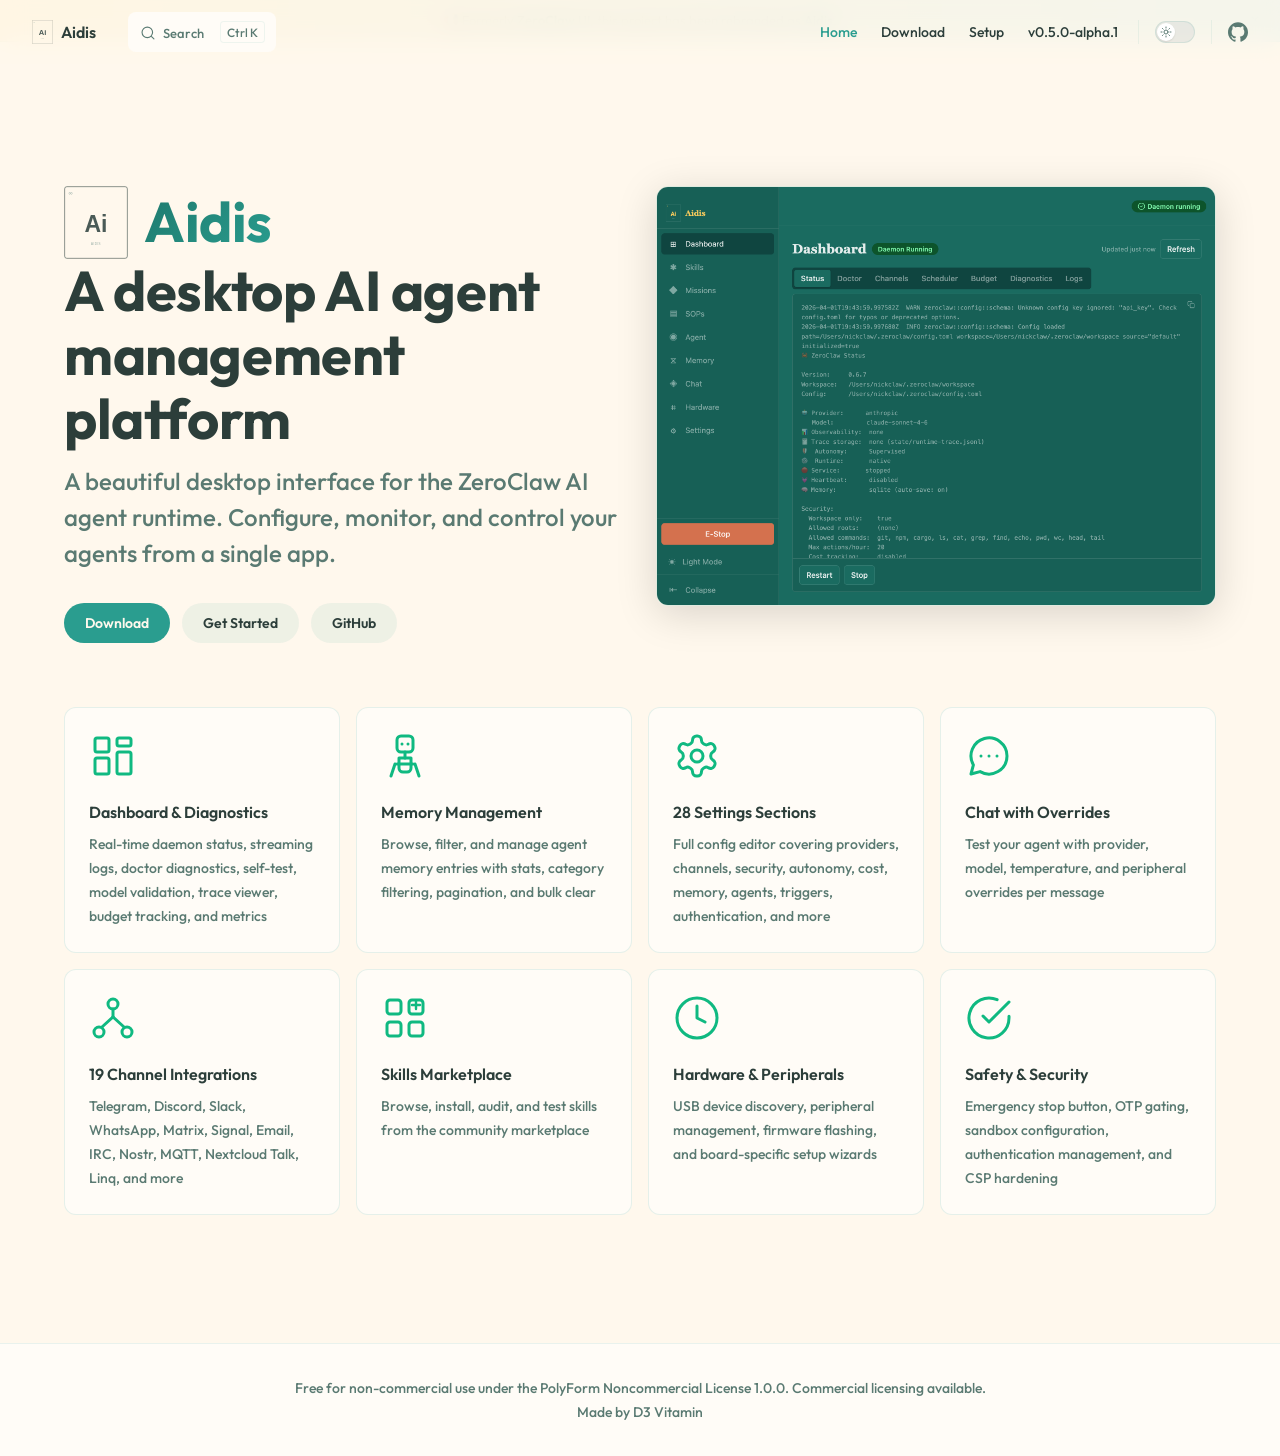
<file: index.html>
<!DOCTYPE html>
<html lang="en-US" dir="ltr">
  <head>
    <meta charset="utf-8">
    <meta name="viewport" content="width=device-width,initial-scale=1">
    <title>Aidis</title>
    <meta name="description" content="A desktop AI agent management platform">
    <meta name="generator" content="VitePress v1.6.4">
    <link rel="preload stylesheet" href="/assets/style.gT86ceZ2.css" as="style">
    <link rel="preload stylesheet" href="/vp-icons.css" as="style">
    
    <script type="module" src="/assets/app.C0EzP61U.js"></script>
    <link rel="preload" href="/assets/inter-roman-latin.Di8DUHzh.woff2" as="font" type="font/woff2" crossorigin="">
    <link rel="modulepreload" href="/assets/chunks/theme.C_yf29ul.js">
    <link rel="modulepreload" href="/assets/chunks/framework.ePeAWSvT.js">
    <link rel="modulepreload" href="/assets/index.md.BH07lZex.lean.js">
    <link rel="icon" type="image/png" href="/aidis-logo.png">
    <script async src="https://www.googletagmanager.com/gtag/js?id=G-28WBVK7QYB"></script>
    <script>window.dataLayer=window.dataLayer||[];function gtag(){dataLayer.push(arguments)}gtag("js",new Date),gtag("config","G-28WBVK7QYB");</script>
    <script id="check-dark-mode">(()=>{const e=localStorage.getItem("vitepress-theme-appearance")||"auto",a=window.matchMedia("(prefers-color-scheme: dark)").matches;(!e||e==="auto"?a:e==="dark")&&document.documentElement.classList.add("dark")})();</script>
    <script id="check-mac-os">document.documentElement.classList.toggle("mac",/Mac|iPhone|iPod|iPad/i.test(navigator.platform));</script>
  </head>
  <body>
    <div id="app"><div class="Layout" data-v-5d98c3a5><!--[--><!----><!--]--><!--[--><span tabindex="-1" data-v-0b0ada53></span><a href="#VPContent" class="VPSkipLink visually-hidden" data-v-0b0ada53>Skip to content</a><!--]--><!----><header class="VPNav" data-v-5d98c3a5 data-v-ae24b3ad><div class="VPNavBar" data-v-ae24b3ad data-v-6aa21345><div class="wrapper" data-v-6aa21345><div class="container" data-v-6aa21345><div class="title" data-v-6aa21345><div class="VPNavBarTitle" data-v-6aa21345 data-v-1168a8e4><a class="title" href="/" data-v-1168a8e4><!--[--><!--]--><!--[--><!--[--><!--[--><img class="VPImage dark logo" src="/aidis-logo-dark.svg" alt data-v-8426fc1a><!--]--><!--[--><img class="VPImage light logo" src="/aidis-logo.svg" alt data-v-8426fc1a><!--]--><!--]--><!--]--><span data-v-1168a8e4>Aidis</span><!--[--><!--]--></a></div></div><div class="content" data-v-6aa21345><div class="content-body" data-v-6aa21345><!--[--><!--]--><div class="VPNavBarSearch search" data-v-6aa21345><!--[--><!----><div id="local-search"><button type="button" class="DocSearch DocSearch-Button" aria-label="Search"><span class="DocSearch-Button-Container"><span class="vp-icon DocSearch-Search-Icon"></span><span class="DocSearch-Button-Placeholder">Search</span></span><span class="DocSearch-Button-Keys"><kbd class="DocSearch-Button-Key"></kbd><kbd class="DocSearch-Button-Key">K</kbd></span></button></div><!--]--></div><nav aria-labelledby="main-nav-aria-label" class="VPNavBarMenu menu" data-v-6aa21345 data-v-dc692963><span id="main-nav-aria-label" class="visually-hidden" data-v-dc692963> Main Navigation </span><!--[--><!--[--><a class="VPLink link VPNavBarMenuLink active" href="/" tabindex="0" data-v-dc692963 data-v-e56f3d57><!--[--><span data-v-e56f3d57>Home</span><!--]--></a><!--]--><!--[--><a class="VPLink link VPNavBarMenuLink" href="/download.html" tabindex="0" data-v-dc692963 data-v-e56f3d57><!--[--><span data-v-e56f3d57>Download</span><!--]--></a><!--]--><!--[--><a class="VPLink link VPNavBarMenuLink" href="/setup/" tabindex="0" data-v-dc692963 data-v-e56f3d57><!--[--><span data-v-e56f3d57>Setup</span><!--]--></a><!--]--><!--[--><a class="VPLink link VPNavBarMenuLink" href="/changelog.html" tabindex="0" data-v-dc692963 data-v-e56f3d57><!--[--><span data-v-e56f3d57>v0.5.0-alpha.1</span><!--]--></a><!--]--><!--]--></nav><!----><div class="VPNavBarAppearance appearance" data-v-6aa21345 data-v-6c893767><button class="VPSwitch VPSwitchAppearance" type="button" role="switch" title aria-checked="false" data-v-6c893767 data-v-5337faa4 data-v-1d5665e3><span class="check" data-v-1d5665e3><span class="icon" data-v-1d5665e3><!--[--><span class="vpi-sun sun" data-v-5337faa4></span><span class="vpi-moon moon" data-v-5337faa4></span><!--]--></span></span></button></div><div class="VPSocialLinks VPNavBarSocialLinks social-links" data-v-6aa21345 data-v-0394ad82 data-v-7bc22406><!--[--><a class="VPSocialLink no-icon" href="https://github.com/nicholasbester/aidis-releases" aria-label="github" target="_blank" rel="noopener" data-v-7bc22406 data-v-bd121fe5><span class="vpi-social-github"></span></a><!--]--></div><div class="VPFlyout VPNavBarExtra extra" data-v-6aa21345 data-v-bb2aa2f0 data-v-cf11d7a2><button type="button" class="button" aria-haspopup="true" aria-expanded="false" aria-label="extra navigation" data-v-cf11d7a2><span class="vpi-more-horizontal icon" data-v-cf11d7a2></span></button><div class="menu" data-v-cf11d7a2><div class="VPMenu" data-v-cf11d7a2 data-v-b98bc113><!----><!--[--><!--[--><!----><div class="group" data-v-bb2aa2f0><div class="item appearance" data-v-bb2aa2f0><p class="label" data-v-bb2aa2f0>Appearance</p><div class="appearance-action" data-v-bb2aa2f0><button class="VPSwitch VPSwitchAppearance" type="button" role="switch" title aria-checked="false" data-v-bb2aa2f0 data-v-5337faa4 data-v-1d5665e3><span class="check" data-v-1d5665e3><span class="icon" data-v-1d5665e3><!--[--><span class="vpi-sun sun" data-v-5337faa4></span><span class="vpi-moon moon" data-v-5337faa4></span><!--]--></span></span></button></div></div></div><div class="group" data-v-bb2aa2f0><div class="item social-links" data-v-bb2aa2f0><div class="VPSocialLinks social-links-list" data-v-bb2aa2f0 data-v-7bc22406><!--[--><a class="VPSocialLink no-icon" href="https://github.com/nicholasbester/aidis-releases" aria-label="github" target="_blank" rel="noopener" data-v-7bc22406 data-v-bd121fe5><span class="vpi-social-github"></span></a><!--]--></div></div></div><!--]--><!--]--></div></div></div><!--[--><!--]--><button type="button" class="VPNavBarHamburger hamburger" aria-label="mobile navigation" aria-expanded="false" aria-controls="VPNavScreen" data-v-6aa21345 data-v-e5dd9c1c><span class="container" data-v-e5dd9c1c><span class="top" data-v-e5dd9c1c></span><span class="middle" data-v-e5dd9c1c></span><span class="bottom" data-v-e5dd9c1c></span></span></button></div></div></div></div><div class="divider" data-v-6aa21345><div class="divider-line" data-v-6aa21345></div></div></div><!----></header><!----><!----><div class="VPContent is-home" id="VPContent" data-v-5d98c3a5 data-v-1428d186><div class="VPHome" data-v-1428d186 data-v-8b561e3d><!--[--><!--]--><div class="VPHero has-image VPHomeHero" data-v-8b561e3d data-v-4f9c455b><div class="container" data-v-4f9c455b><div class="main" data-v-4f9c455b><!--[--><!--]--><!--[--><h1 class="heading" data-v-4f9c455b><span class="name clip" data-v-4f9c455b>Aidis</span><span class="text" data-v-4f9c455b>A desktop AI agent management platform</span></h1><p class="tagline" data-v-4f9c455b>A beautiful desktop interface for the ZeroClaw AI agent runtime. Configure, monitor, and control your agents from a single app.</p><!--]--><!--[--><!--]--><div class="actions" data-v-4f9c455b><!--[--><div class="action" data-v-4f9c455b><a class="VPButton medium brand" href="/download.html" data-v-4f9c455b data-v-fa7799d5>Download</a></div><div class="action" data-v-4f9c455b><a class="VPButton medium alt" href="/setup/" data-v-4f9c455b data-v-fa7799d5>Get Started</a></div><div class="action" data-v-4f9c455b><a class="VPButton medium alt" href="https://github.com/nicholasbester/aidis" target="_blank" rel="noreferrer" data-v-4f9c455b data-v-fa7799d5>GitHub</a></div><!--]--></div><!--[--><!--]--></div><div class="image" data-v-4f9c455b><div class="image-container" data-v-4f9c455b><div class="image-bg" data-v-4f9c455b></div><!--[--><!--[--><!--[--><!--[--><img class="VPImage dark image-src" src="/app-screenshot-light.png" alt="Aidis Desktop — Dashboard view" data-v-8426fc1a><!--]--><!--[--><img class="VPImage light image-src" src="/app-screenshot-dark.png" alt="Aidis Desktop — Dashboard view" data-v-8426fc1a><!--]--><!--]--><!--]--><!--]--></div></div></div></div><!--[--><!--]--><!--[--><!--]--><div class="VPFeatures VPHomeFeatures" data-v-8b561e3d data-v-a6181336><div class="container" data-v-a6181336><div class="items" data-v-a6181336><!--[--><div class="grid-4 item" data-v-a6181336><div class="VPLink no-icon VPFeature" data-v-a6181336 data-v-a3976bdc><!--[--><article class="box" data-v-a3976bdc><!--[--><img class="VPImage" src="/icons/dashboard.svg" height="48" width="48" alt data-v-8426fc1a><!--]--><h2 class="title" data-v-a3976bdc>Dashboard & Diagnostics</h2><p class="details" data-v-a3976bdc>Real-time daemon status, streaming logs, doctor diagnostics, self-test, model validation, trace viewer, budget tracking, and metrics</p><!----></article><!--]--></div></div><div class="grid-4 item" data-v-a6181336><div class="VPLink no-icon VPFeature" data-v-a6181336 data-v-a3976bdc><!--[--><article class="box" data-v-a3976bdc><!--[--><img class="VPImage" src="/icons/agent.svg" height="48" width="48" alt data-v-8426fc1a><!--]--><h2 class="title" data-v-a3976bdc>Memory Management</h2><p class="details" data-v-a3976bdc>Browse, filter, and manage agent memory entries with stats, category filtering, pagination, and bulk clear</p><!----></article><!--]--></div></div><div class="grid-4 item" data-v-a6181336><div class="VPLink no-icon VPFeature" data-v-a6181336 data-v-a3976bdc><!--[--><article class="box" data-v-a3976bdc><!--[--><img class="VPImage" src="/icons/config.svg" height="48" width="48" alt data-v-8426fc1a><!--]--><h2 class="title" data-v-a3976bdc>28 Settings Sections</h2><p class="details" data-v-a3976bdc>Full config editor covering providers, channels, security, autonomy, cost, memory, agents, triggers, authentication, and more</p><!----></article><!--]--></div></div><div class="grid-4 item" data-v-a6181336><div class="VPLink no-icon VPFeature" data-v-a6181336 data-v-a3976bdc><!--[--><article class="box" data-v-a3976bdc><!--[--><img class="VPImage" src="/icons/chat.svg" height="48" width="48" alt data-v-8426fc1a><!--]--><h2 class="title" data-v-a3976bdc>Chat with Overrides</h2><p class="details" data-v-a3976bdc>Test your agent with provider, model, temperature, and peripheral overrides per message</p><!----></article><!--]--></div></div><div class="grid-4 item" data-v-a6181336><div class="VPLink no-icon VPFeature" data-v-a6181336 data-v-a3976bdc><!--[--><article class="box" data-v-a3976bdc><!--[--><img class="VPImage" src="/icons/channels.svg" height="48" width="48" alt data-v-8426fc1a><!--]--><h2 class="title" data-v-a3976bdc>19 Channel Integrations</h2><p class="details" data-v-a3976bdc>Telegram, Discord, Slack, WhatsApp, Matrix, Signal, Email, IRC, Nostr, MQTT, Nextcloud Talk, Linq, and more</p><!----></article><!--]--></div></div><div class="grid-4 item" data-v-a6181336><div class="VPLink no-icon VPFeature" data-v-a6181336 data-v-a3976bdc><!--[--><article class="box" data-v-a3976bdc><!--[--><img class="VPImage" src="/icons/skills.svg" height="48" width="48" alt data-v-8426fc1a><!--]--><h2 class="title" data-v-a3976bdc>Skills Marketplace</h2><p class="details" data-v-a3976bdc>Browse, install, audit, and test skills from the community marketplace</p><!----></article><!--]--></div></div><div class="grid-4 item" data-v-a6181336><div class="VPLink no-icon VPFeature" data-v-a6181336 data-v-a3976bdc><!--[--><article class="box" data-v-a3976bdc><!--[--><img class="VPImage" src="/icons/scheduler.svg" height="48" width="48" alt data-v-8426fc1a><!--]--><h2 class="title" data-v-a3976bdc>Hardware & Peripherals</h2><p class="details" data-v-a3976bdc>USB device discovery, peripheral management, firmware flashing, and board-specific setup wizards</p><!----></article><!--]--></div></div><div class="grid-4 item" data-v-a6181336><div class="VPLink no-icon VPFeature" data-v-a6181336 data-v-a3976bdc><!--[--><article class="box" data-v-a3976bdc><!--[--><img class="VPImage" src="/icons/onboarding.svg" height="48" width="48" alt data-v-8426fc1a><!--]--><h2 class="title" data-v-a3976bdc>Safety & Security</h2><p class="details" data-v-a3976bdc>Emergency stop button, OTP gating, sandbox configuration, authentication management, and CSP hardening</p><!----></article><!--]--></div></div><!--]--></div></div></div><!--[--><!--]--><div class="vp-doc container" style="" data-v-8b561e3d data-v-8e2d4988><!--[--><div style="position:relative;" data-v-8b561e3d><div></div></div><!--]--></div></div></div><footer class="VPFooter" data-v-5d98c3a5 data-v-e315a0ad><div class="container" data-v-e315a0ad><p class="message" data-v-e315a0ad>Free for non-commercial use under the PolyForm Noncommercial License 1.0.0. Commercial licensing available.</p><p class="copyright" data-v-e315a0ad>Made by D3 Vitamin</p></div></footer><!--[--><!--]--></div></div>
    <script>window.__VP_HASH_MAP__=JSON.parse("{\"changelog.md\":\"BPsAR1PE\",\"download.md\":\"B_jLw6pZ\",\"index.md\":\"BH07lZex\",\"setup_index.md\":\"DX5EZu4N\"}");window.__VP_SITE_DATA__=JSON.parse("{\"lang\":\"en-US\",\"dir\":\"ltr\",\"title\":\"Aidis\",\"description\":\"A desktop AI agent management platform\",\"base\":\"/\",\"head\":[],\"router\":{\"prefetchLinks\":true},\"appearance\":true,\"themeConfig\":{\"logo\":{\"light\":\"/aidis-logo.svg\",\"dark\":\"/aidis-logo-dark.svg\"},\"nav\":[{\"text\":\"Home\",\"link\":\"/\"},{\"text\":\"Download\",\"link\":\"/download\"},{\"text\":\"Setup\",\"link\":\"/setup/\"},{\"text\":\"v0.5.0-alpha.1\",\"link\":\"/changelog\"}],\"sidebar\":{\"/setup/\":[{\"text\":\"Aidis\",\"items\":[{\"text\":\"Setup Guide\",\"link\":\"/setup/\"}]}]},\"socialLinks\":[{\"icon\":\"github\",\"link\":\"https://github.com/nicholasbester/aidis-releases\"}],\"search\":{\"provider\":\"local\"},\"footer\":{\"message\":\"Free for non-commercial use under the PolyForm Noncommercial License 1.0.0. Commercial licensing available.\",\"copyright\":\"Made by D3 Vitamin\"}},\"locales\":{},\"scrollOffset\":134,\"cleanUrls\":false}");</script>
    
  </body>
</html>
</file>
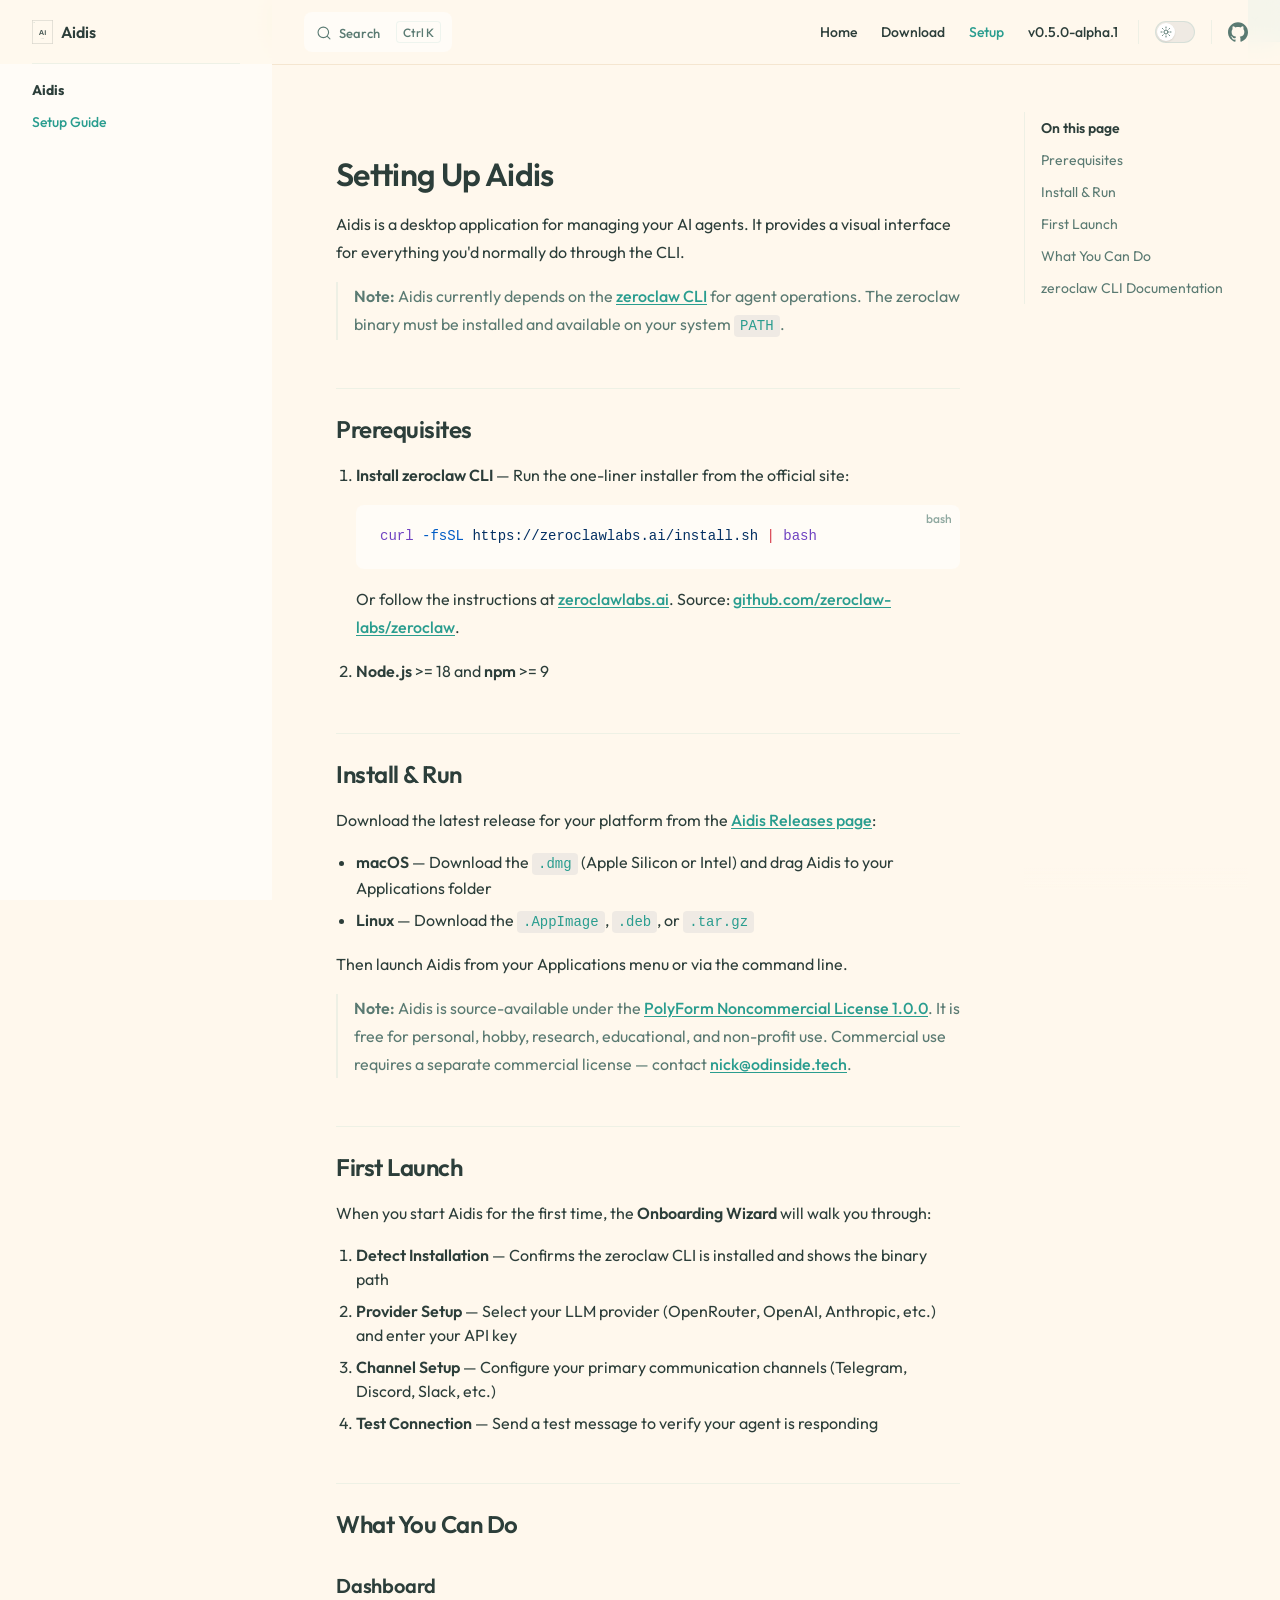
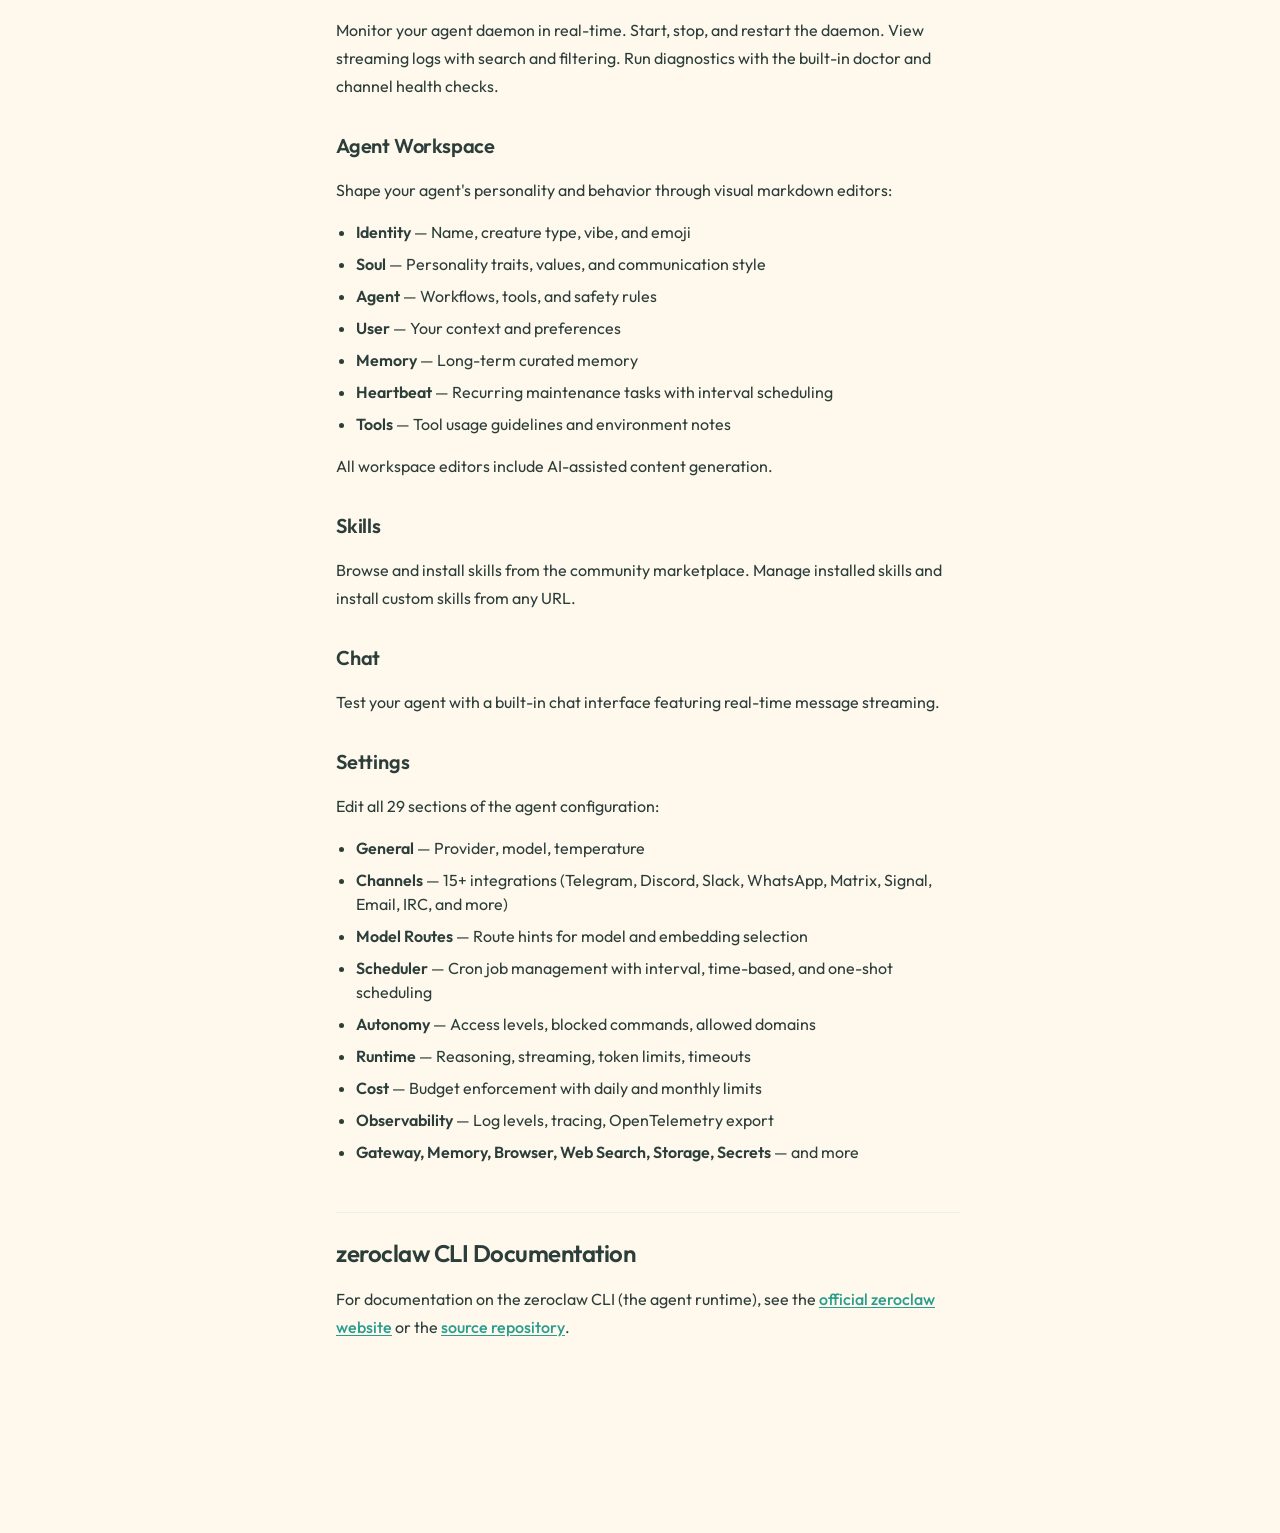
<file: setup/index.html>
<!DOCTYPE html>
<html lang="en-US" dir="ltr">
  <head>
    <meta charset="utf-8">
    <meta name="viewport" content="width=device-width,initial-scale=1">
    <title>Setting Up Aidis | Aidis</title>
    <meta name="description" content="A desktop AI agent management platform">
    <meta name="generator" content="VitePress v1.6.4">
    <link rel="preload stylesheet" href="/assets/style.gT86ceZ2.css" as="style">
    <link rel="preload stylesheet" href="/vp-icons.css" as="style">
    
    <script type="module" src="/assets/app.C0EzP61U.js"></script>
    <link rel="preload" href="/assets/inter-roman-latin.Di8DUHzh.woff2" as="font" type="font/woff2" crossorigin="">
    <link rel="modulepreload" href="/assets/chunks/theme.C_yf29ul.js">
    <link rel="modulepreload" href="/assets/chunks/framework.ePeAWSvT.js">
    <link rel="modulepreload" href="/assets/setup_index.md.DX5EZu4N.lean.js">
    <link rel="icon" type="image/png" href="/aidis-logo.png">
    <script async src="https://www.googletagmanager.com/gtag/js?id=G-28WBVK7QYB"></script>
    <script>window.dataLayer=window.dataLayer||[];function gtag(){dataLayer.push(arguments)}gtag("js",new Date),gtag("config","G-28WBVK7QYB");</script>
    <script id="check-dark-mode">(()=>{const e=localStorage.getItem("vitepress-theme-appearance")||"auto",a=window.matchMedia("(prefers-color-scheme: dark)").matches;(!e||e==="auto"?a:e==="dark")&&document.documentElement.classList.add("dark")})();</script>
    <script id="check-mac-os">document.documentElement.classList.toggle("mac",/Mac|iPhone|iPod|iPad/i.test(navigator.platform));</script>
  </head>
  <body>
    <div id="app"><div class="Layout" data-v-5d98c3a5><!--[--><!----><!--]--><!--[--><span tabindex="-1" data-v-0b0ada53></span><a href="#VPContent" class="VPSkipLink visually-hidden" data-v-0b0ada53>Skip to content</a><!--]--><!----><header class="VPNav" data-v-5d98c3a5 data-v-ae24b3ad><div class="VPNavBar" data-v-ae24b3ad data-v-6aa21345><div class="wrapper" data-v-6aa21345><div class="container" data-v-6aa21345><div class="title" data-v-6aa21345><div class="VPNavBarTitle has-sidebar" data-v-6aa21345 data-v-1168a8e4><a class="title" href="/" data-v-1168a8e4><!--[--><!--]--><!--[--><!--[--><!--[--><img class="VPImage dark logo" src="/aidis-logo-dark.svg" alt data-v-8426fc1a><!--]--><!--[--><img class="VPImage light logo" src="/aidis-logo.svg" alt data-v-8426fc1a><!--]--><!--]--><!--]--><span data-v-1168a8e4>Aidis</span><!--[--><!--]--></a></div></div><div class="content" data-v-6aa21345><div class="content-body" data-v-6aa21345><!--[--><!--]--><div class="VPNavBarSearch search" data-v-6aa21345><!--[--><!----><div id="local-search"><button type="button" class="DocSearch DocSearch-Button" aria-label="Search"><span class="DocSearch-Button-Container"><span class="vp-icon DocSearch-Search-Icon"></span><span class="DocSearch-Button-Placeholder">Search</span></span><span class="DocSearch-Button-Keys"><kbd class="DocSearch-Button-Key"></kbd><kbd class="DocSearch-Button-Key">K</kbd></span></button></div><!--]--></div><nav aria-labelledby="main-nav-aria-label" class="VPNavBarMenu menu" data-v-6aa21345 data-v-dc692963><span id="main-nav-aria-label" class="visually-hidden" data-v-dc692963> Main Navigation </span><!--[--><!--[--><a class="VPLink link VPNavBarMenuLink" href="/" tabindex="0" data-v-dc692963 data-v-e56f3d57><!--[--><span data-v-e56f3d57>Home</span><!--]--></a><!--]--><!--[--><a class="VPLink link VPNavBarMenuLink" href="/download.html" tabindex="0" data-v-dc692963 data-v-e56f3d57><!--[--><span data-v-e56f3d57>Download</span><!--]--></a><!--]--><!--[--><a class="VPLink link VPNavBarMenuLink active" href="/setup/" tabindex="0" data-v-dc692963 data-v-e56f3d57><!--[--><span data-v-e56f3d57>Setup</span><!--]--></a><!--]--><!--[--><a class="VPLink link VPNavBarMenuLink" href="/changelog.html" tabindex="0" data-v-dc692963 data-v-e56f3d57><!--[--><span data-v-e56f3d57>v0.5.0-alpha.1</span><!--]--></a><!--]--><!--]--></nav><!----><div class="VPNavBarAppearance appearance" data-v-6aa21345 data-v-6c893767><button class="VPSwitch VPSwitchAppearance" type="button" role="switch" title aria-checked="false" data-v-6c893767 data-v-5337faa4 data-v-1d5665e3><span class="check" data-v-1d5665e3><span class="icon" data-v-1d5665e3><!--[--><span class="vpi-sun sun" data-v-5337faa4></span><span class="vpi-moon moon" data-v-5337faa4></span><!--]--></span></span></button></div><div class="VPSocialLinks VPNavBarSocialLinks social-links" data-v-6aa21345 data-v-0394ad82 data-v-7bc22406><!--[--><a class="VPSocialLink no-icon" href="https://github.com/nicholasbester/aidis-releases" aria-label="github" target="_blank" rel="noopener" data-v-7bc22406 data-v-bd121fe5><span class="vpi-social-github"></span></a><!--]--></div><div class="VPFlyout VPNavBarExtra extra" data-v-6aa21345 data-v-bb2aa2f0 data-v-cf11d7a2><button type="button" class="button" aria-haspopup="true" aria-expanded="false" aria-label="extra navigation" data-v-cf11d7a2><span class="vpi-more-horizontal icon" data-v-cf11d7a2></span></button><div class="menu" data-v-cf11d7a2><div class="VPMenu" data-v-cf11d7a2 data-v-b98bc113><!----><!--[--><!--[--><!----><div class="group" data-v-bb2aa2f0><div class="item appearance" data-v-bb2aa2f0><p class="label" data-v-bb2aa2f0>Appearance</p><div class="appearance-action" data-v-bb2aa2f0><button class="VPSwitch VPSwitchAppearance" type="button" role="switch" title aria-checked="false" data-v-bb2aa2f0 data-v-5337faa4 data-v-1d5665e3><span class="check" data-v-1d5665e3><span class="icon" data-v-1d5665e3><!--[--><span class="vpi-sun sun" data-v-5337faa4></span><span class="vpi-moon moon" data-v-5337faa4></span><!--]--></span></span></button></div></div></div><div class="group" data-v-bb2aa2f0><div class="item social-links" data-v-bb2aa2f0><div class="VPSocialLinks social-links-list" data-v-bb2aa2f0 data-v-7bc22406><!--[--><a class="VPSocialLink no-icon" href="https://github.com/nicholasbester/aidis-releases" aria-label="github" target="_blank" rel="noopener" data-v-7bc22406 data-v-bd121fe5><span class="vpi-social-github"></span></a><!--]--></div></div></div><!--]--><!--]--></div></div></div><!--[--><!--]--><button type="button" class="VPNavBarHamburger hamburger" aria-label="mobile navigation" aria-expanded="false" aria-controls="VPNavScreen" data-v-6aa21345 data-v-e5dd9c1c><span class="container" data-v-e5dd9c1c><span class="top" data-v-e5dd9c1c></span><span class="middle" data-v-e5dd9c1c></span><span class="bottom" data-v-e5dd9c1c></span></span></button></div></div></div></div><div class="divider" data-v-6aa21345><div class="divider-line" data-v-6aa21345></div></div></div><!----></header><div class="VPLocalNav has-sidebar empty" data-v-5d98c3a5 data-v-a6f0e41e><div class="container" data-v-a6f0e41e><button class="menu" aria-expanded="false" aria-controls="VPSidebarNav" data-v-a6f0e41e><span class="vpi-align-left menu-icon" data-v-a6f0e41e></span><span class="menu-text" data-v-a6f0e41e>Menu</span></button><div class="VPLocalNavOutlineDropdown" style="--vp-vh:0px;" data-v-a6f0e41e data-v-8a42e2b4><button data-v-8a42e2b4>Return to top</button><!----></div></div></div><aside class="VPSidebar" data-v-5d98c3a5 data-v-319d5ca6><div class="curtain" data-v-319d5ca6></div><nav class="nav" id="VPSidebarNav" aria-labelledby="sidebar-aria-label" tabindex="-1" data-v-319d5ca6><span class="visually-hidden" id="sidebar-aria-label" data-v-319d5ca6> Sidebar Navigation </span><!--[--><!--]--><!--[--><div class="no-transition group" data-v-c40bc020><section class="VPSidebarItem level-0 has-active" data-v-c40bc020 data-v-b3fd67f8><div class="item" role="button" tabindex="0" data-v-b3fd67f8><div class="indicator" data-v-b3fd67f8></div><h2 class="text" data-v-b3fd67f8>Aidis</h2><!----></div><div class="items" data-v-b3fd67f8><!--[--><div class="VPSidebarItem level-1 is-link" data-v-b3fd67f8 data-v-b3fd67f8><div class="item" data-v-b3fd67f8><div class="indicator" data-v-b3fd67f8></div><a class="VPLink link link" href="/setup/" data-v-b3fd67f8><!--[--><p class="text" data-v-b3fd67f8>Setup Guide</p><!--]--></a><!----></div><!----></div><!--]--></div></section></div><!--]--><!--[--><!--]--></nav></aside><div class="VPContent has-sidebar" id="VPContent" data-v-5d98c3a5 data-v-1428d186><div class="VPDoc has-sidebar has-aside" data-v-1428d186 data-v-39a288b8><!--[--><!--]--><div class="container" data-v-39a288b8><div class="aside" data-v-39a288b8><div class="aside-curtain" data-v-39a288b8></div><div class="aside-container" data-v-39a288b8><div class="aside-content" data-v-39a288b8><div class="VPDocAside" data-v-39a288b8 data-v-3f215769><!--[--><!--]--><!--[--><!--]--><nav aria-labelledby="doc-outline-aria-label" class="VPDocAsideOutline" data-v-3f215769 data-v-a5bbad30><div class="content" data-v-a5bbad30><div class="outline-marker" data-v-a5bbad30></div><div aria-level="2" class="outline-title" id="doc-outline-aria-label" role="heading" data-v-a5bbad30>On this page</div><ul class="VPDocOutlineItem root" data-v-a5bbad30 data-v-b933a997><!--[--><!--]--></ul></div></nav><!--[--><!--]--><div class="spacer" data-v-3f215769></div><!--[--><!--]--><!----><!--[--><!--]--><!--[--><!--]--></div></div></div></div><div class="content" data-v-39a288b8><div class="content-container" data-v-39a288b8><!--[--><!--]--><main class="main" data-v-39a288b8><div style="position:relative;" class="vp-doc _setup_" data-v-39a288b8><div><h1 id="setting-up-aidis" tabindex="-1">Setting Up Aidis <a class="header-anchor" href="#setting-up-aidis" aria-label="Permalink to &quot;Setting Up Aidis&quot;">​</a></h1><p>Aidis is a desktop application for managing your AI agents. It provides a visual interface for everything you&#39;d normally do through the CLI.</p><blockquote><p><strong>Note:</strong> Aidis currently depends on the <a href="https://zeroclawlabs.ai" target="_blank" rel="noreferrer">zeroclaw CLI</a> for agent operations. The zeroclaw binary must be installed and available on your system <code>PATH</code>.</p></blockquote><h2 id="prerequisites" tabindex="-1">Prerequisites <a class="header-anchor" href="#prerequisites" aria-label="Permalink to &quot;Prerequisites&quot;">​</a></h2><ol><li><p><strong>Install zeroclaw CLI</strong> — Run the one-liner installer from the official site:</p><div class="language-bash vp-adaptive-theme"><button title="Copy Code" class="copy"></button><span class="lang">bash</span><pre class="shiki shiki-themes github-light github-dark vp-code" tabindex="0"><code><span class="line"><span style="--shiki-light:#6F42C1;--shiki-dark:#B392F0;">curl</span><span style="--shiki-light:#005CC5;--shiki-dark:#79B8FF;"> -fsSL</span><span style="--shiki-light:#032F62;--shiki-dark:#9ECBFF;"> https://zeroclawlabs.ai/install.sh</span><span style="--shiki-light:#D73A49;--shiki-dark:#F97583;"> |</span><span style="--shiki-light:#6F42C1;--shiki-dark:#B392F0;"> bash</span></span></code></pre></div><p>Or follow the instructions at <a href="https://zeroclawlabs.ai" target="_blank" rel="noreferrer">zeroclawlabs.ai</a>. Source: <a href="https://github.com/zeroclaw-labs/zeroclaw" target="_blank" rel="noreferrer">github.com/zeroclaw-labs/zeroclaw</a>.</p></li><li><p><strong>Node.js</strong> &gt;= 18 and <strong>npm</strong> &gt;= 9</p></li></ol><h2 id="install-run" tabindex="-1">Install &amp; Run <a class="header-anchor" href="#install-run" aria-label="Permalink to &quot;Install &amp; Run&quot;">​</a></h2><p>Download the latest release for your platform from the <a href="https://github.com/nicholasbester/aidis-releases/releases/latest" target="_blank" rel="noreferrer">Aidis Releases page</a>:</p><ul><li><strong>macOS</strong> — Download the <code>.dmg</code> (Apple Silicon or Intel) and drag Aidis to your Applications folder</li><li><strong>Linux</strong> — Download the <code>.AppImage</code>, <code>.deb</code>, or <code>.tar.gz</code></li></ul><p>Then launch Aidis from your Applications menu or via the command line.</p><blockquote><p><strong>Note:</strong> Aidis is source-available under the <a href="https://github.com/nicholasbester/aidis-releases/blob/main/LICENSE" target="_blank" rel="noreferrer">PolyForm Noncommercial License 1.0.0</a>. It is free for personal, hobby, research, educational, and non-profit use. Commercial use requires a separate commercial license — contact <a href="mailto:nick@odinside.tech" target="_blank" rel="noreferrer">nick@odinside.tech</a>.</p></blockquote><h2 id="first-launch" tabindex="-1">First Launch <a class="header-anchor" href="#first-launch" aria-label="Permalink to &quot;First Launch&quot;">​</a></h2><p>When you start Aidis for the first time, the <strong>Onboarding Wizard</strong> will walk you through:</p><ol><li><strong>Detect Installation</strong> — Confirms the zeroclaw CLI is installed and shows the binary path</li><li><strong>Provider Setup</strong> — Select your LLM provider (OpenRouter, OpenAI, Anthropic, etc.) and enter your API key</li><li><strong>Channel Setup</strong> — Configure your primary communication channels (Telegram, Discord, Slack, etc.)</li><li><strong>Test Connection</strong> — Send a test message to verify your agent is responding</li></ol><h2 id="what-you-can-do" tabindex="-1">What You Can Do <a class="header-anchor" href="#what-you-can-do" aria-label="Permalink to &quot;What You Can Do&quot;">​</a></h2><h3 id="dashboard" tabindex="-1">Dashboard <a class="header-anchor" href="#dashboard" aria-label="Permalink to &quot;Dashboard&quot;">​</a></h3><p>Monitor your agent daemon in real-time. Start, stop, and restart the daemon. View streaming logs with search and filtering. Run diagnostics with the built-in doctor and channel health checks.</p><h3 id="agent-workspace" tabindex="-1">Agent Workspace <a class="header-anchor" href="#agent-workspace" aria-label="Permalink to &quot;Agent Workspace&quot;">​</a></h3><p>Shape your agent&#39;s personality and behavior through visual markdown editors:</p><ul><li><strong>Identity</strong> — Name, creature type, vibe, and emoji</li><li><strong>Soul</strong> — Personality traits, values, and communication style</li><li><strong>Agent</strong> — Workflows, tools, and safety rules</li><li><strong>User</strong> — Your context and preferences</li><li><strong>Memory</strong> — Long-term curated memory</li><li><strong>Heartbeat</strong> — Recurring maintenance tasks with interval scheduling</li><li><strong>Tools</strong> — Tool usage guidelines and environment notes</li></ul><p>All workspace editors include AI-assisted content generation.</p><h3 id="skills" tabindex="-1">Skills <a class="header-anchor" href="#skills" aria-label="Permalink to &quot;Skills&quot;">​</a></h3><p>Browse and install skills from the community marketplace. Manage installed skills and install custom skills from any URL.</p><h3 id="chat" tabindex="-1">Chat <a class="header-anchor" href="#chat" aria-label="Permalink to &quot;Chat&quot;">​</a></h3><p>Test your agent with a built-in chat interface featuring real-time message streaming.</p><h3 id="settings" tabindex="-1">Settings <a class="header-anchor" href="#settings" aria-label="Permalink to &quot;Settings&quot;">​</a></h3><p>Edit all 29 sections of the agent configuration:</p><ul><li><strong>General</strong> — Provider, model, temperature</li><li><strong>Channels</strong> — 15+ integrations (Telegram, Discord, Slack, WhatsApp, Matrix, Signal, Email, IRC, and more)</li><li><strong>Model Routes</strong> — Route hints for model and embedding selection</li><li><strong>Scheduler</strong> — Cron job management with interval, time-based, and one-shot scheduling</li><li><strong>Autonomy</strong> — Access levels, blocked commands, allowed domains</li><li><strong>Runtime</strong> — Reasoning, streaming, token limits, timeouts</li><li><strong>Cost</strong> — Budget enforcement with daily and monthly limits</li><li><strong>Observability</strong> — Log levels, tracing, OpenTelemetry export</li><li><strong>Gateway, Memory, Browser, Web Search, Storage, Secrets</strong> — and more</li></ul><h2 id="zeroclaw-cli-documentation" tabindex="-1">zeroclaw CLI Documentation <a class="header-anchor" href="#zeroclaw-cli-documentation" aria-label="Permalink to &quot;zeroclaw CLI Documentation&quot;">​</a></h2><p>For documentation on the zeroclaw CLI (the agent runtime), see the <a href="https://zeroclawlabs.ai" target="_blank" rel="noreferrer">official zeroclaw website</a> or the <a href="https://github.com/zeroclaw-labs/zeroclaw" target="_blank" rel="noreferrer">source repository</a>.</p></div></div></main><footer class="VPDocFooter" data-v-39a288b8 data-v-e257564d><!--[--><!--]--><!----><!----></footer><!--[--><!--]--></div></div></div><!--[--><!--]--></div></div><footer class="VPFooter has-sidebar" data-v-5d98c3a5 data-v-e315a0ad><div class="container" data-v-e315a0ad><p class="message" data-v-e315a0ad>Free for non-commercial use under the PolyForm Noncommercial License 1.0.0. Commercial licensing available.</p><p class="copyright" data-v-e315a0ad>Made by D3 Vitamin</p></div></footer><!--[--><!--]--></div></div>
    <script>window.__VP_HASH_MAP__=JSON.parse("{\"changelog.md\":\"BPsAR1PE\",\"download.md\":\"B_jLw6pZ\",\"index.md\":\"BH07lZex\",\"setup_index.md\":\"DX5EZu4N\"}");window.__VP_SITE_DATA__=JSON.parse("{\"lang\":\"en-US\",\"dir\":\"ltr\",\"title\":\"Aidis\",\"description\":\"A desktop AI agent management platform\",\"base\":\"/\",\"head\":[],\"router\":{\"prefetchLinks\":true},\"appearance\":true,\"themeConfig\":{\"logo\":{\"light\":\"/aidis-logo.svg\",\"dark\":\"/aidis-logo-dark.svg\"},\"nav\":[{\"text\":\"Home\",\"link\":\"/\"},{\"text\":\"Download\",\"link\":\"/download\"},{\"text\":\"Setup\",\"link\":\"/setup/\"},{\"text\":\"v0.5.0-alpha.1\",\"link\":\"/changelog\"}],\"sidebar\":{\"/setup/\":[{\"text\":\"Aidis\",\"items\":[{\"text\":\"Setup Guide\",\"link\":\"/setup/\"}]}]},\"socialLinks\":[{\"icon\":\"github\",\"link\":\"https://github.com/nicholasbester/aidis-releases\"}],\"search\":{\"provider\":\"local\"},\"footer\":{\"message\":\"Free for non-commercial use under the PolyForm Noncommercial License 1.0.0. Commercial licensing available.\",\"copyright\":\"Made by D3 Vitamin\"}},\"locales\":{},\"scrollOffset\":134,\"cleanUrls\":false}");</script>
    
  </body>
</html>
</file>
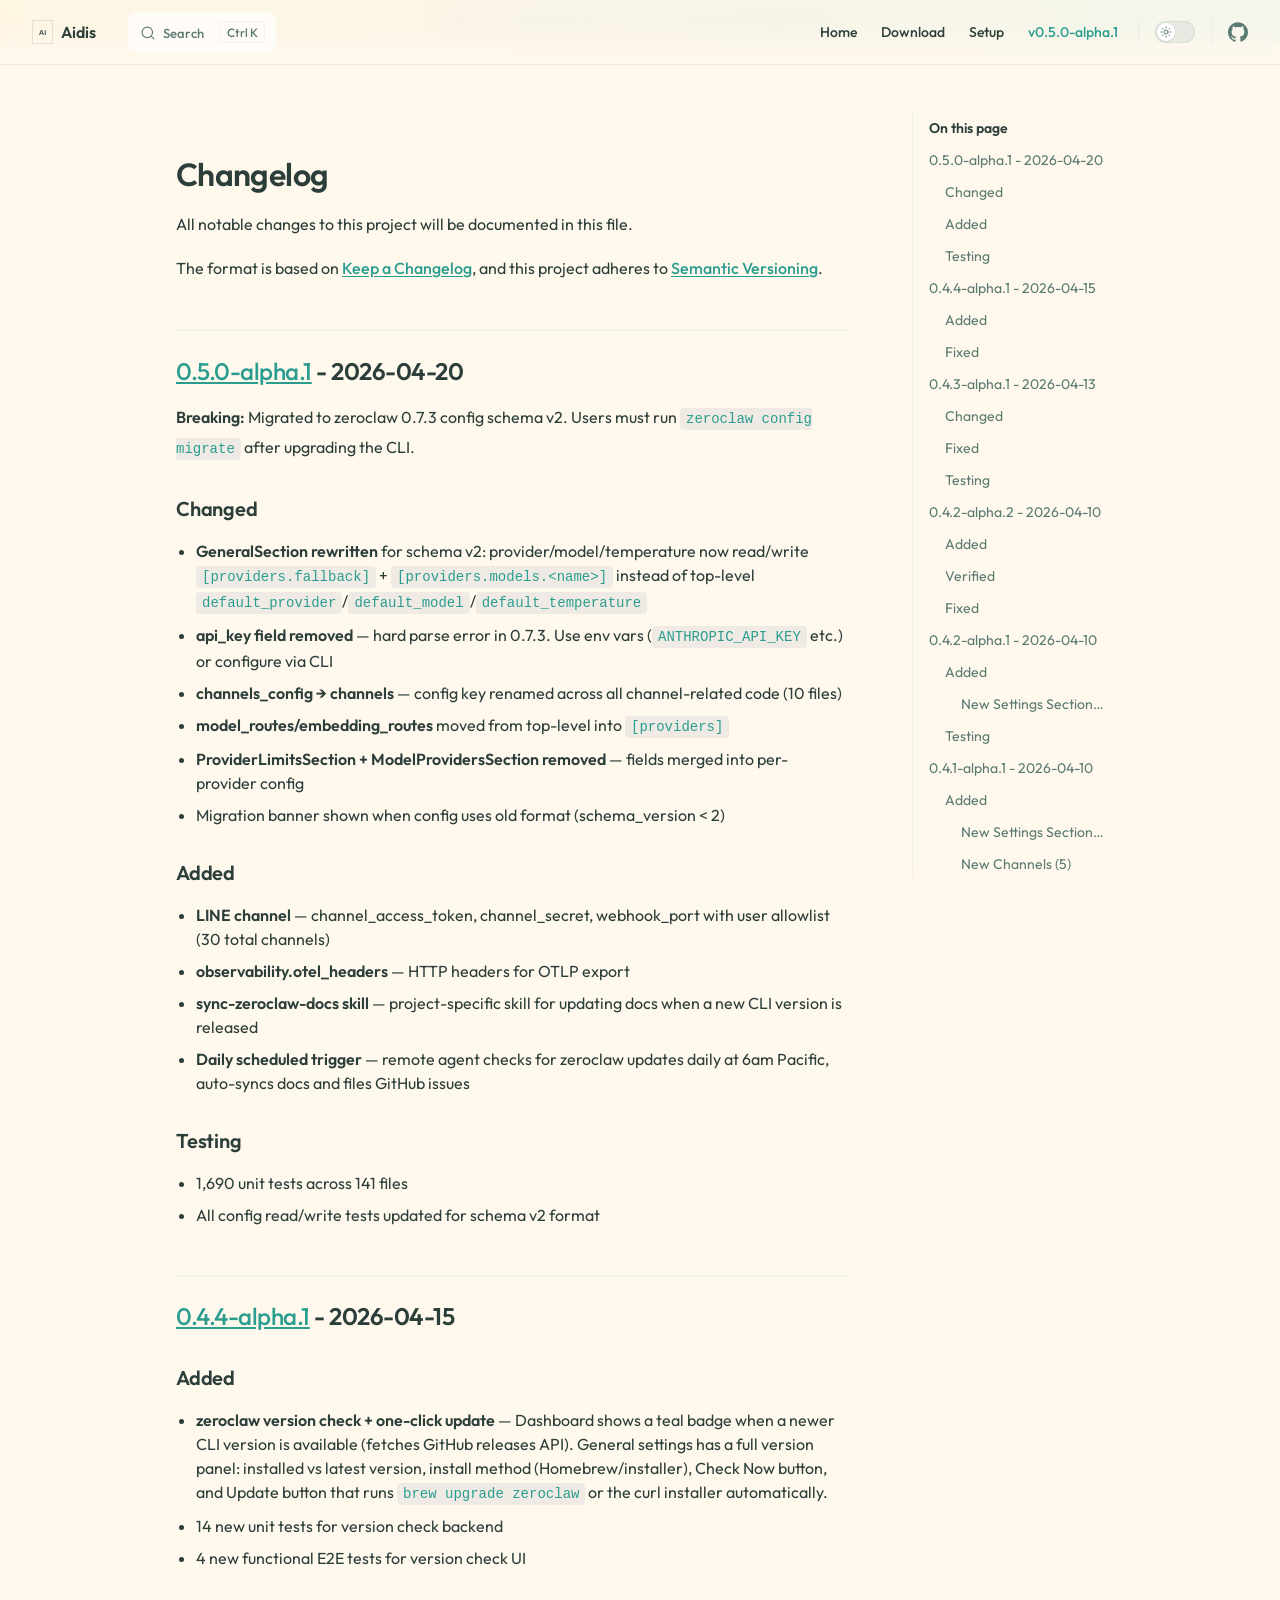
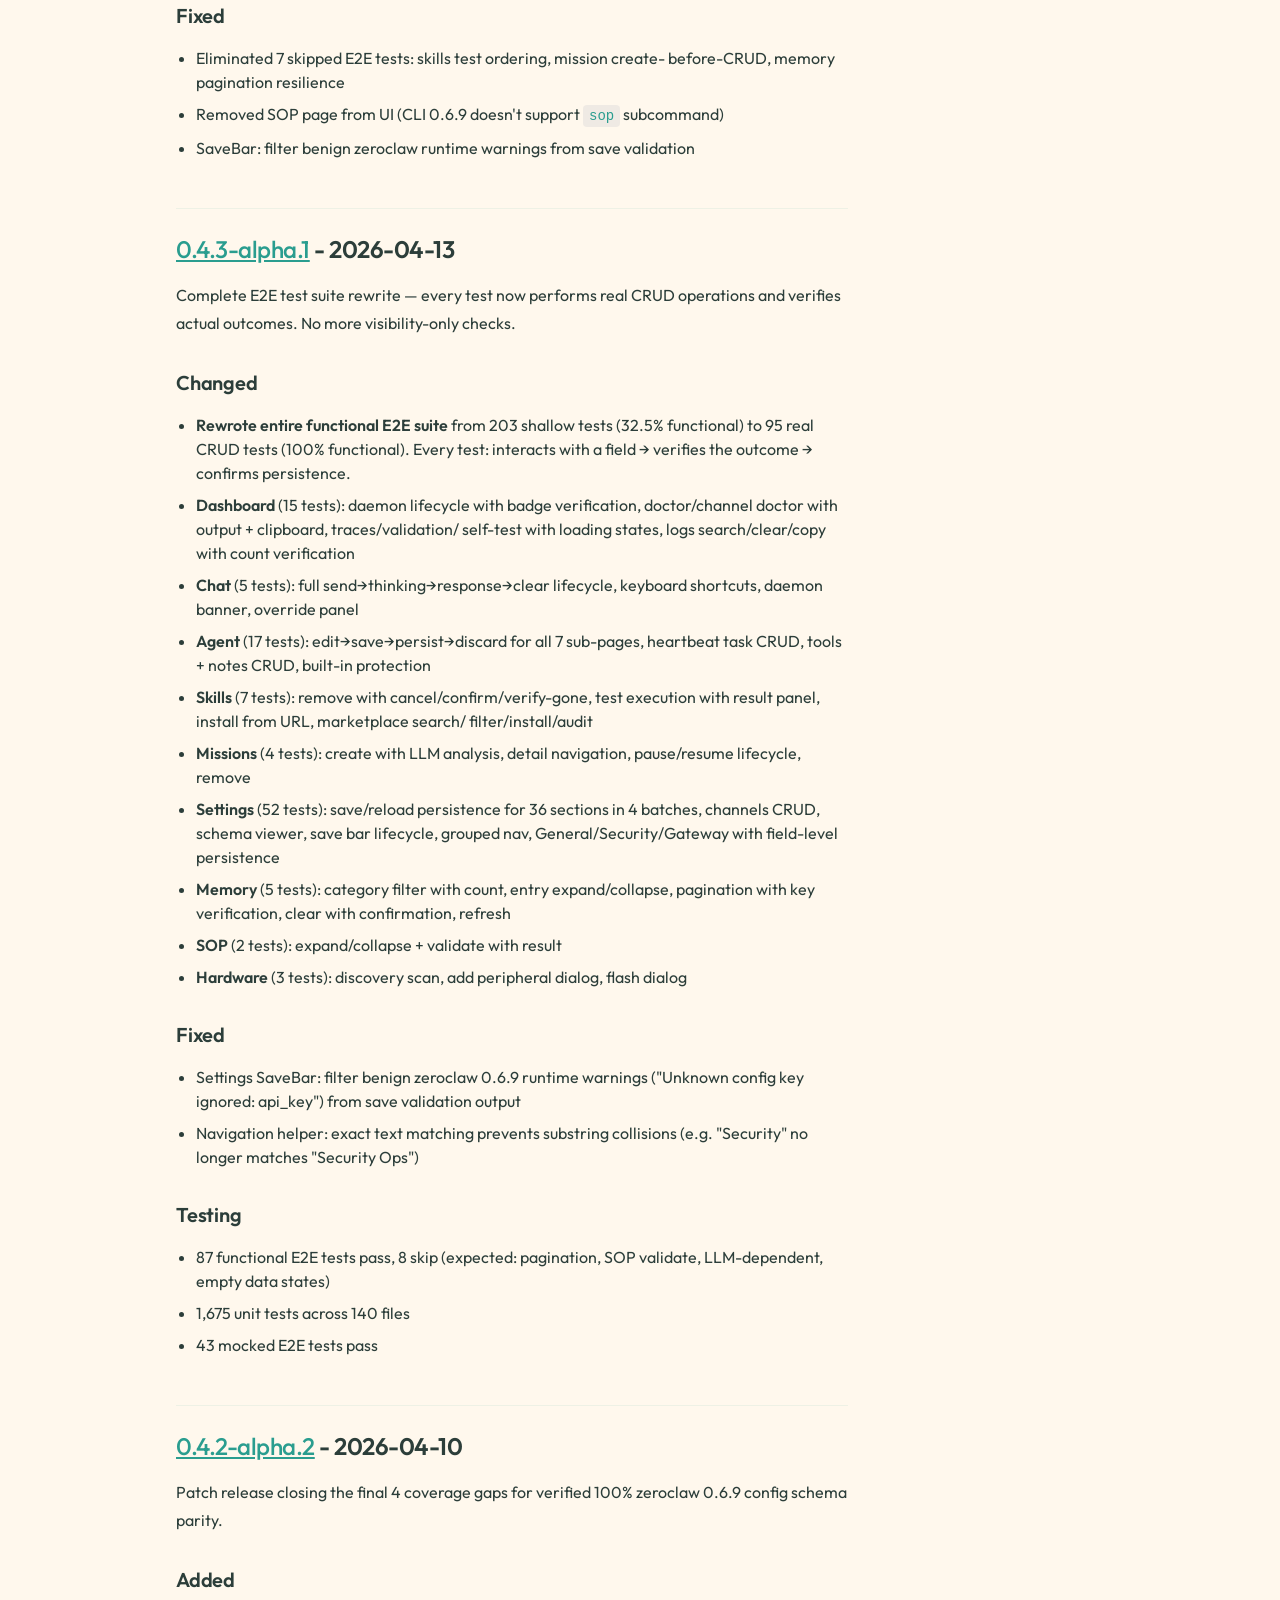
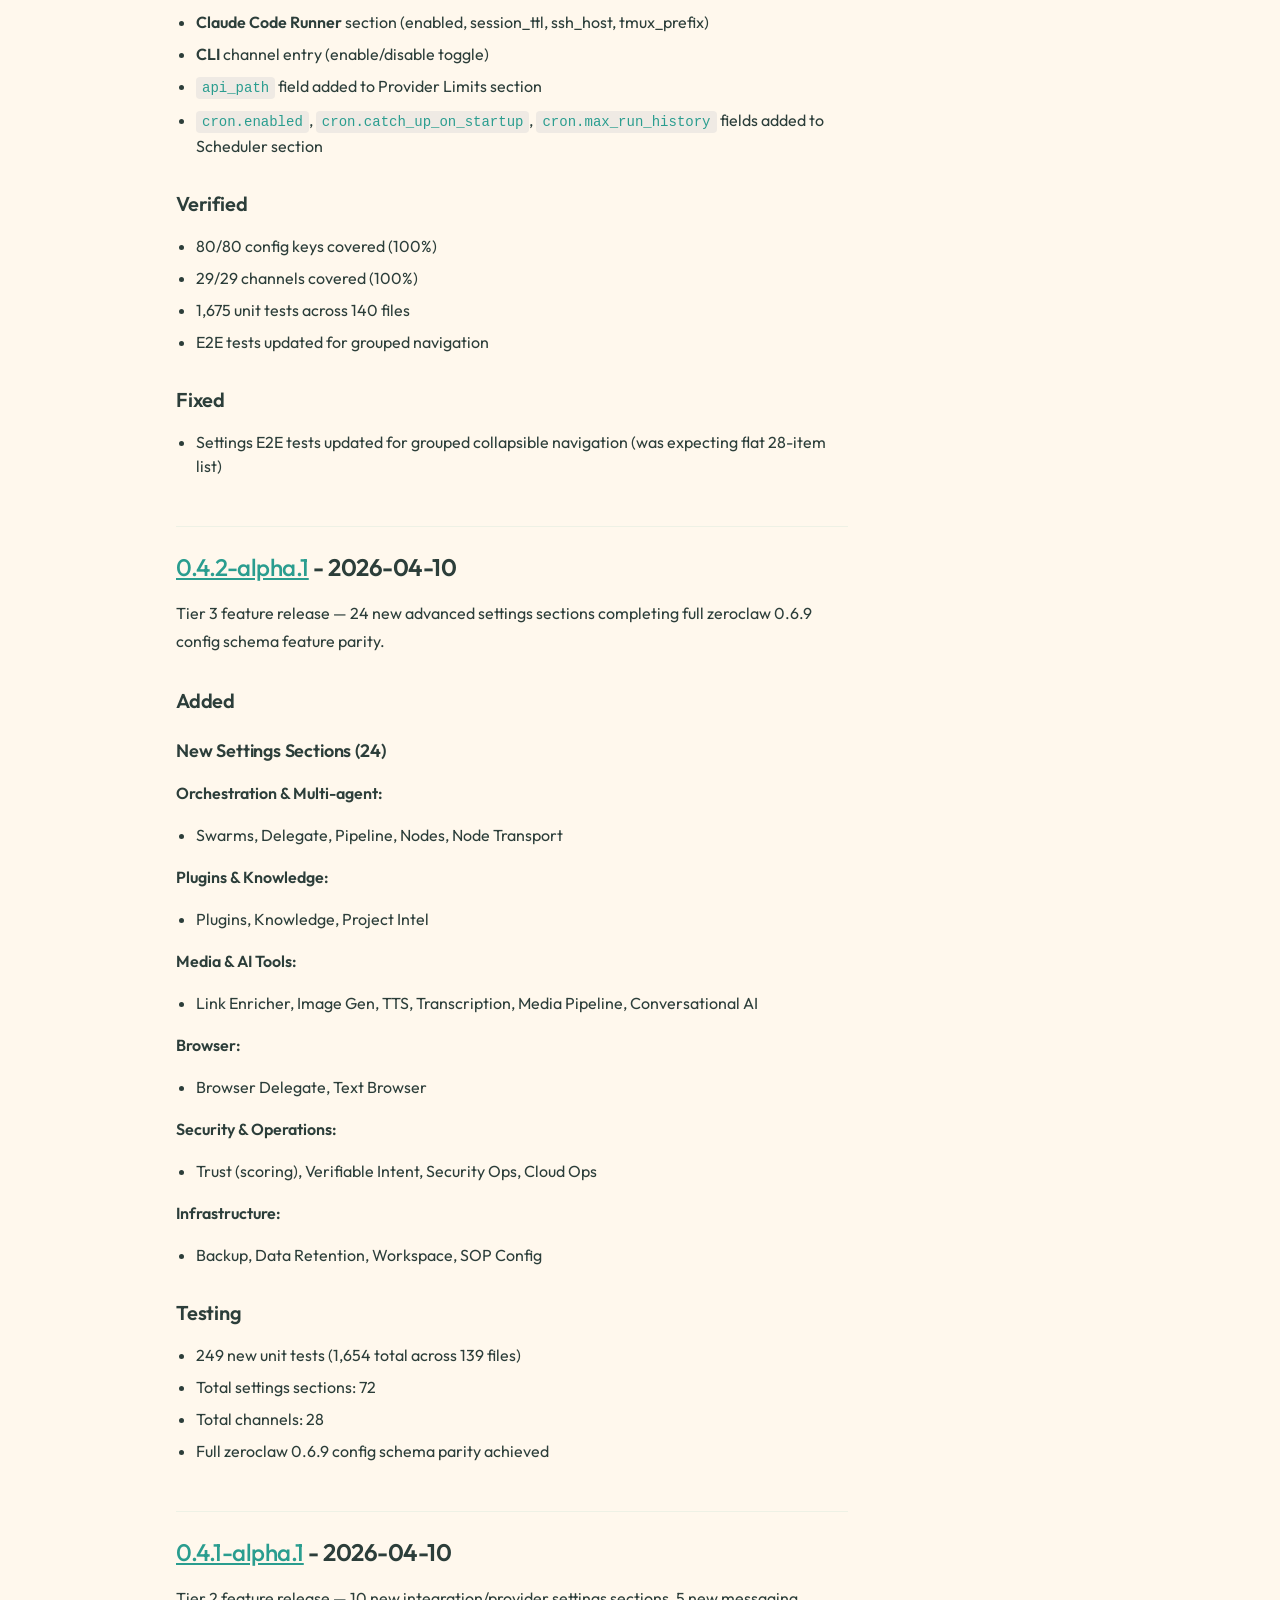
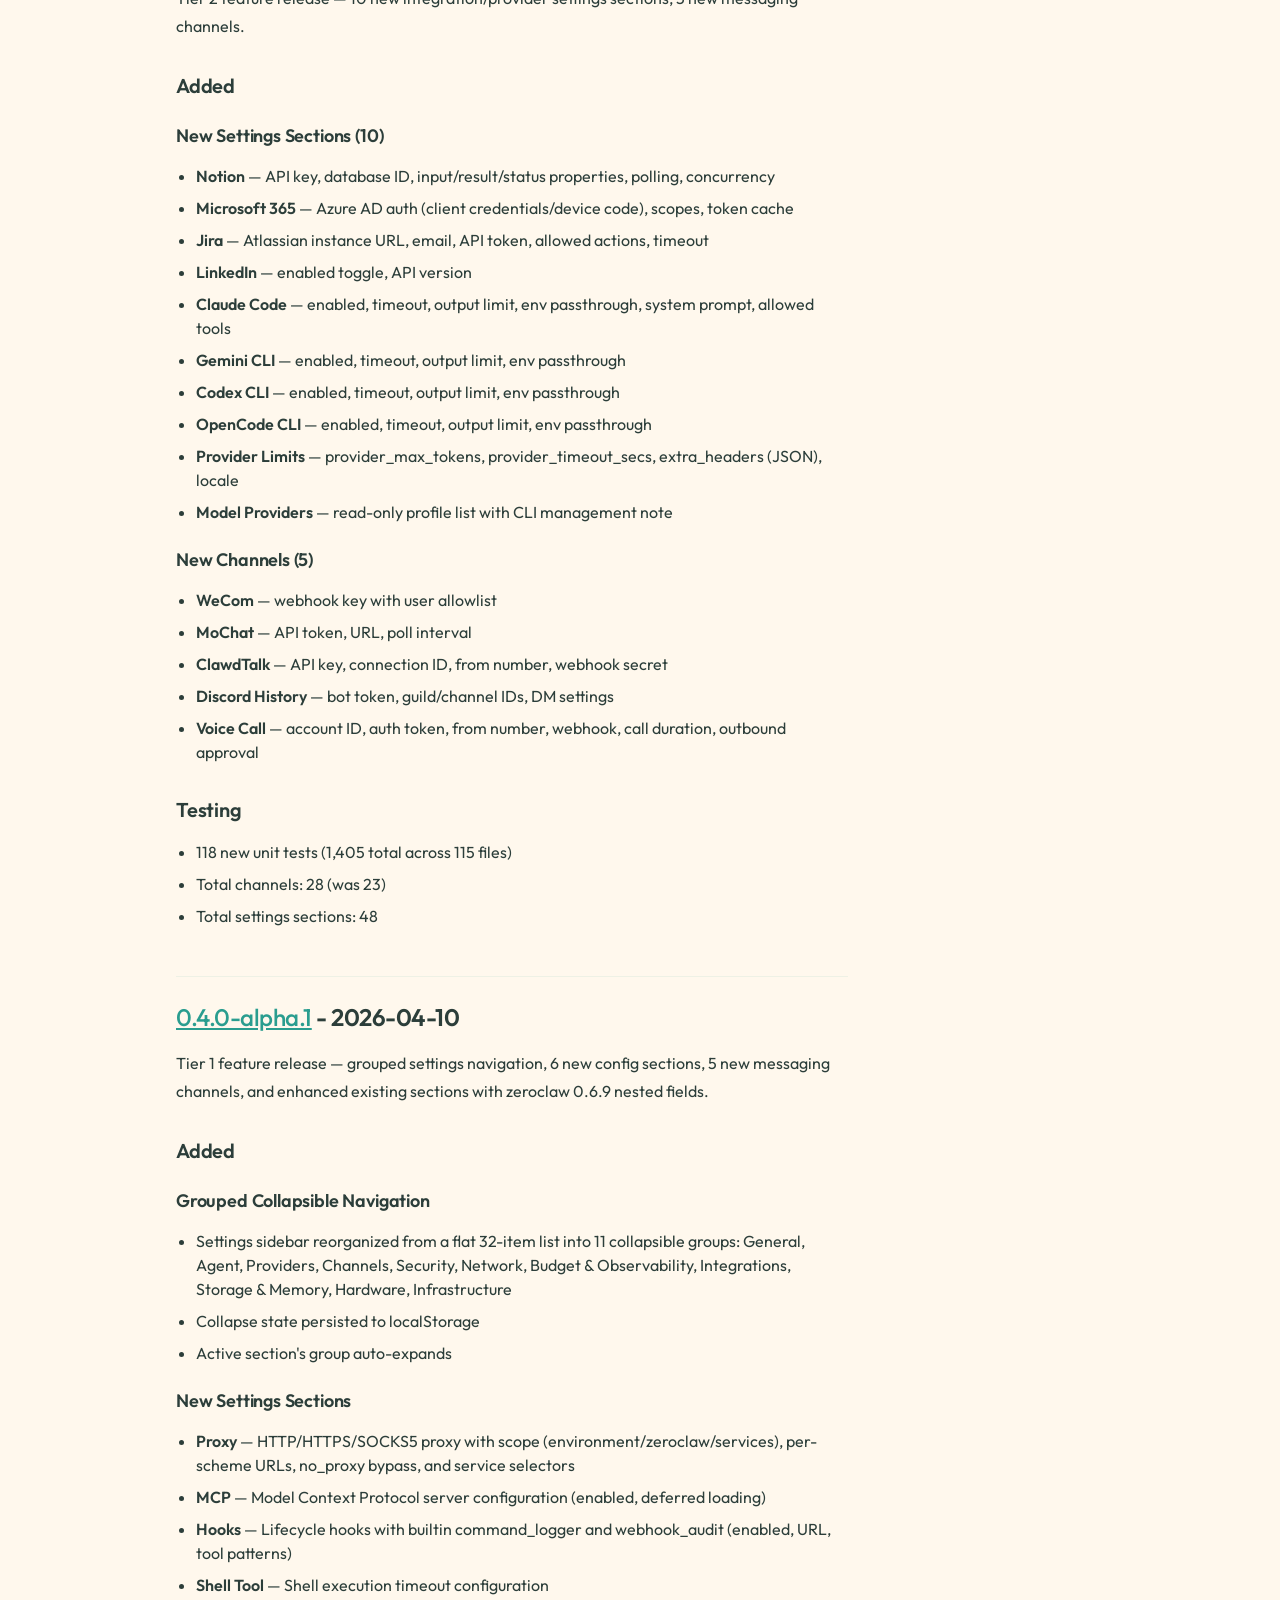
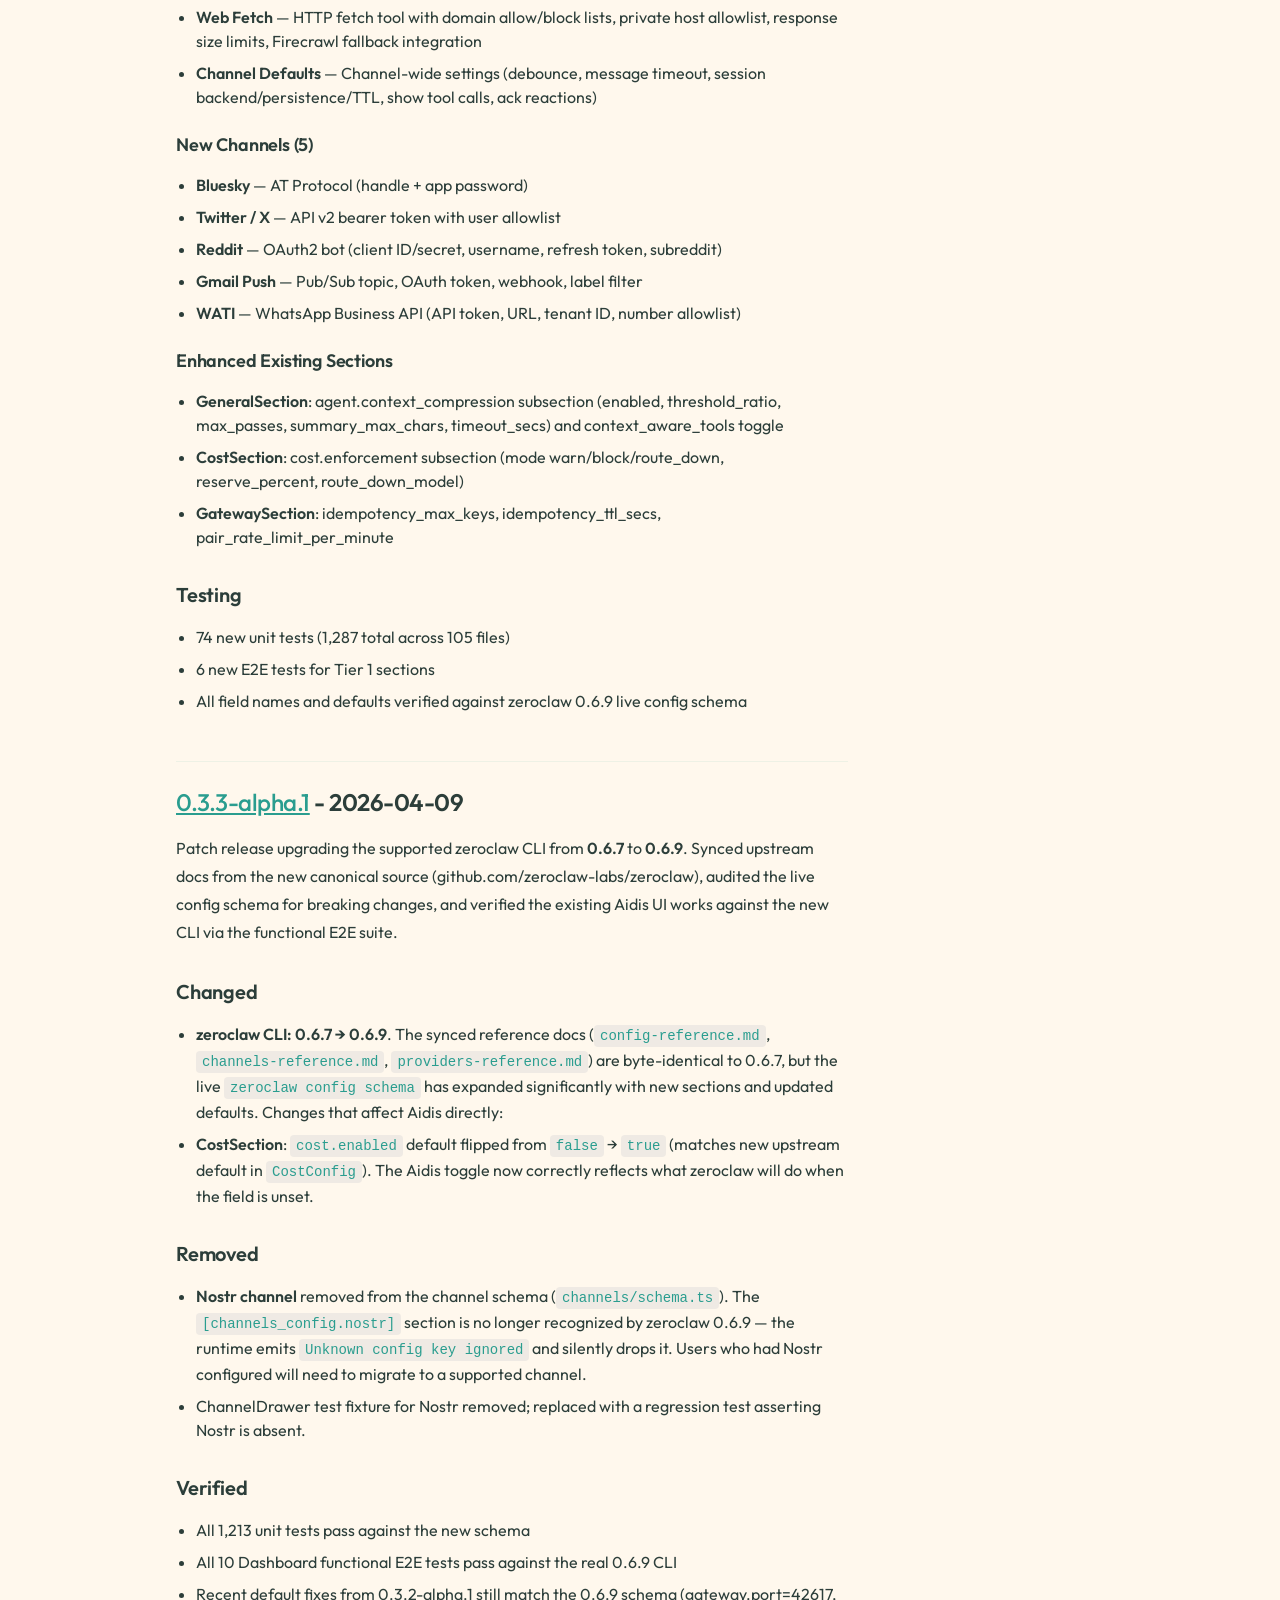
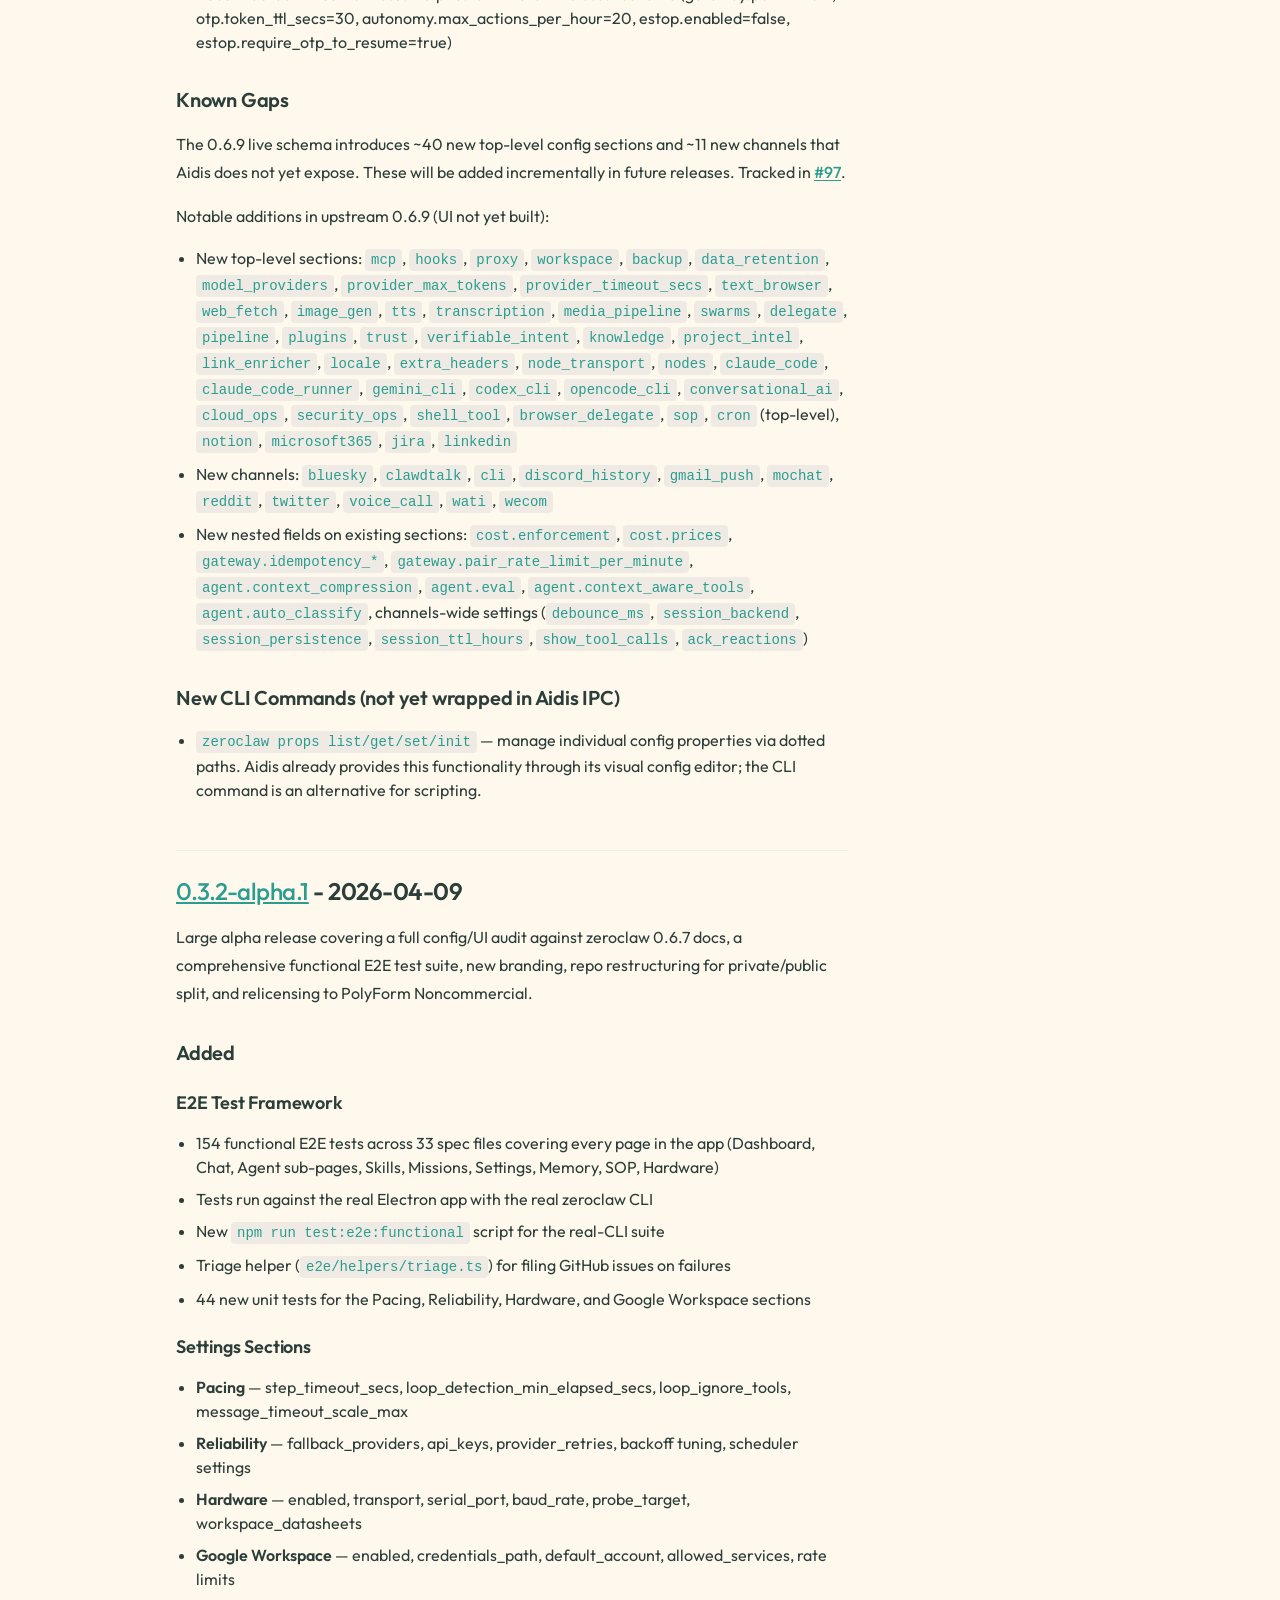
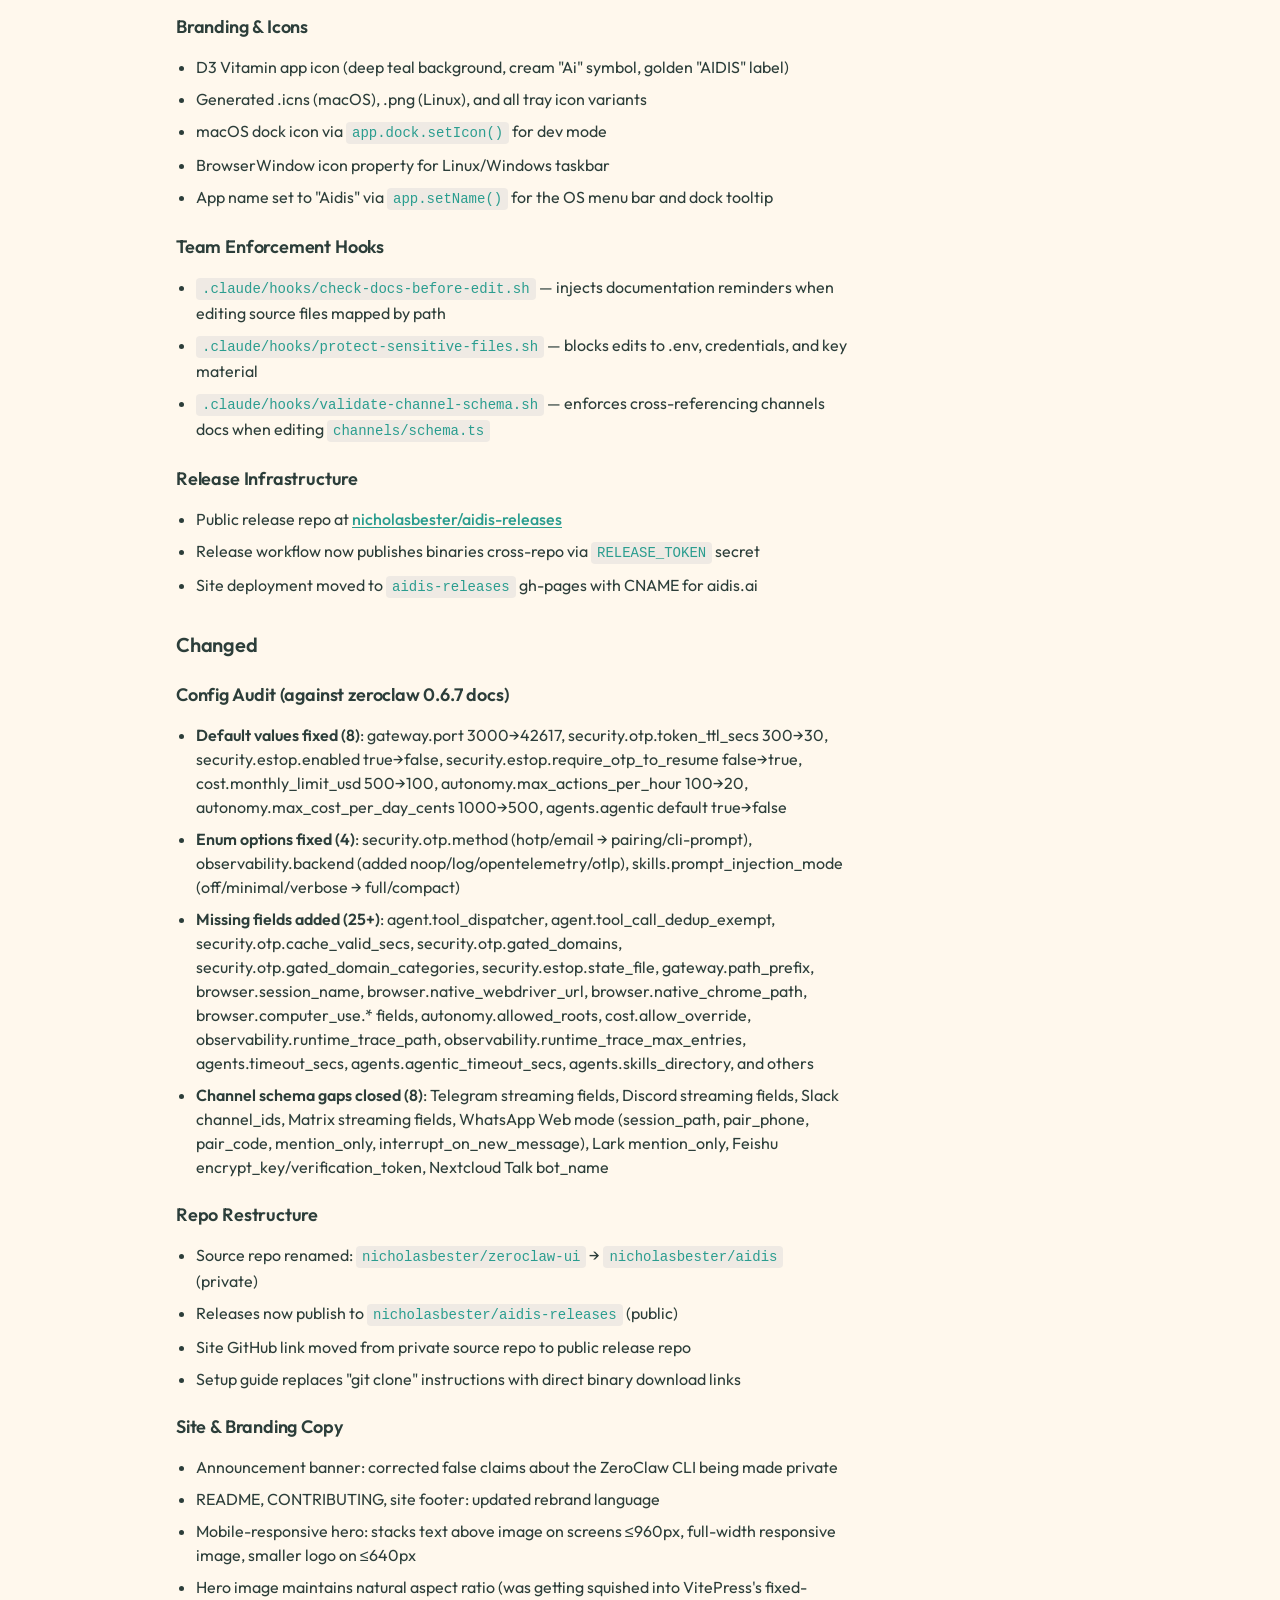
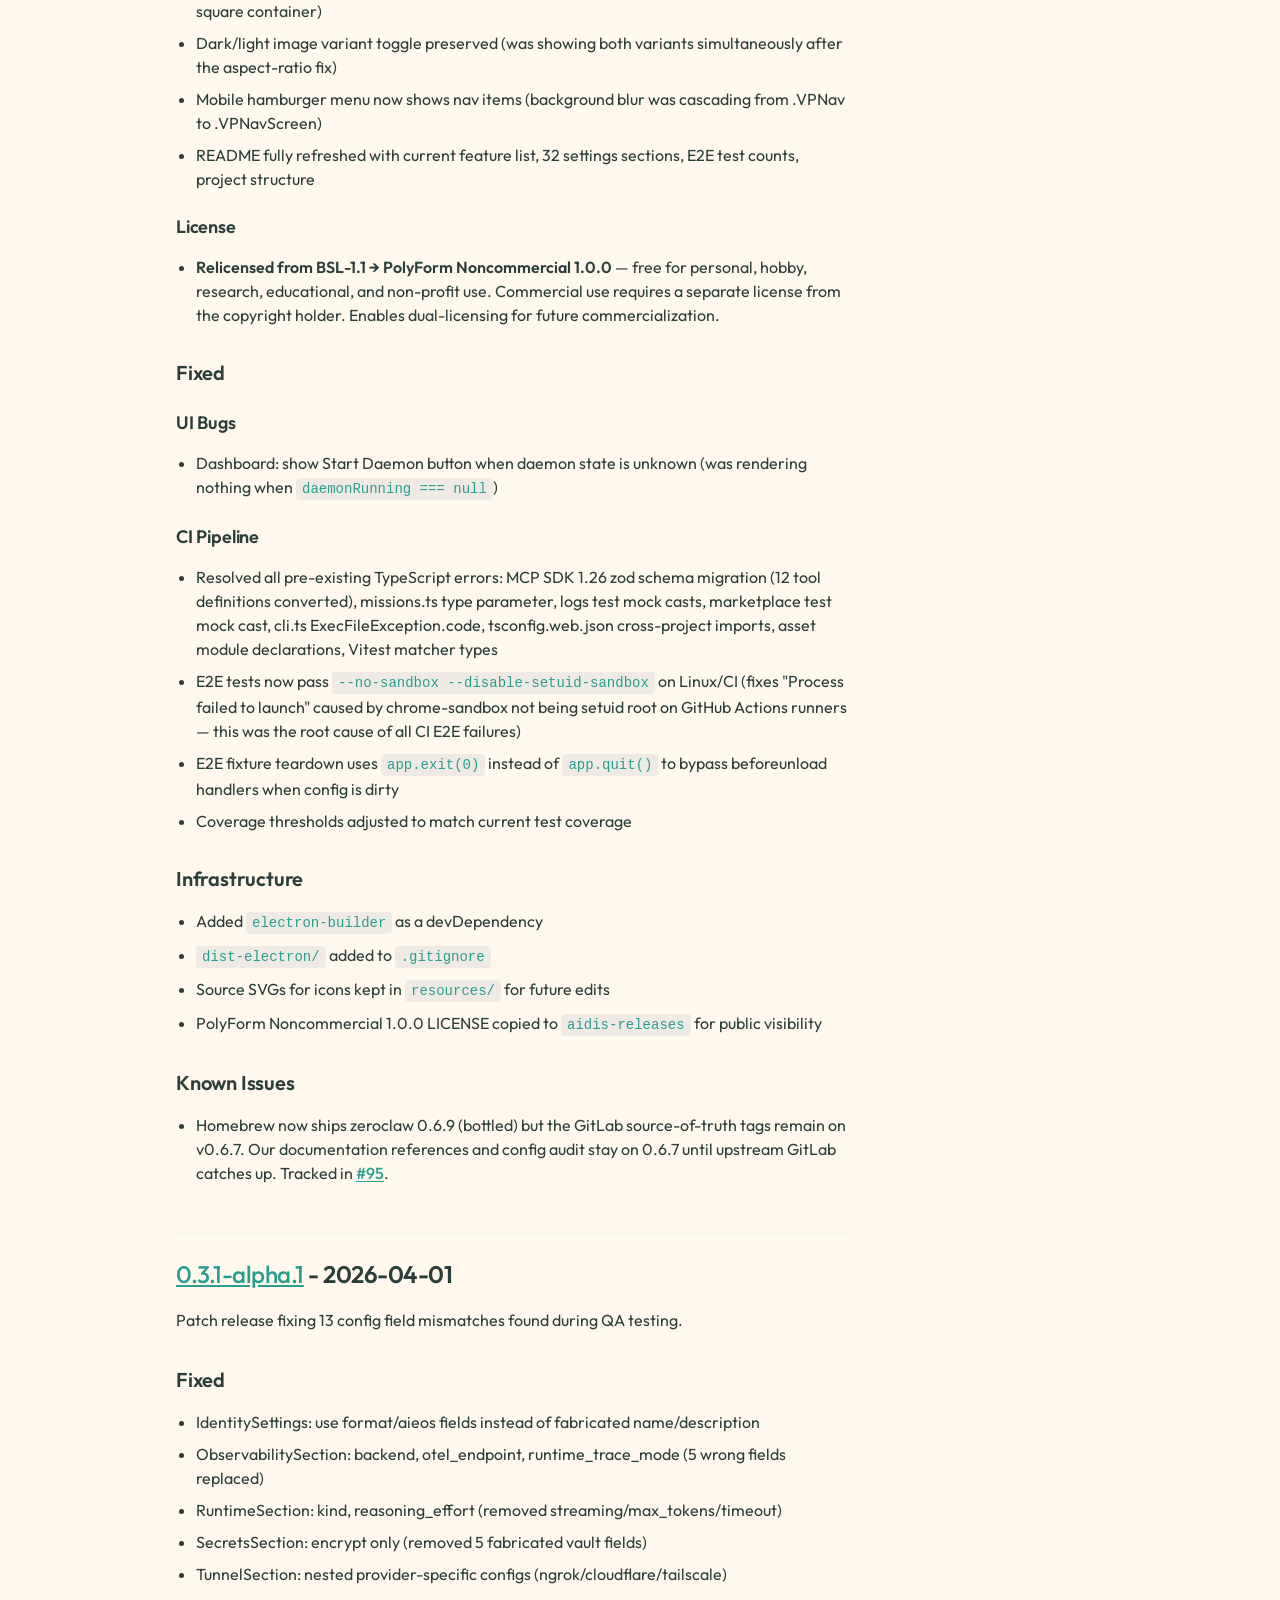
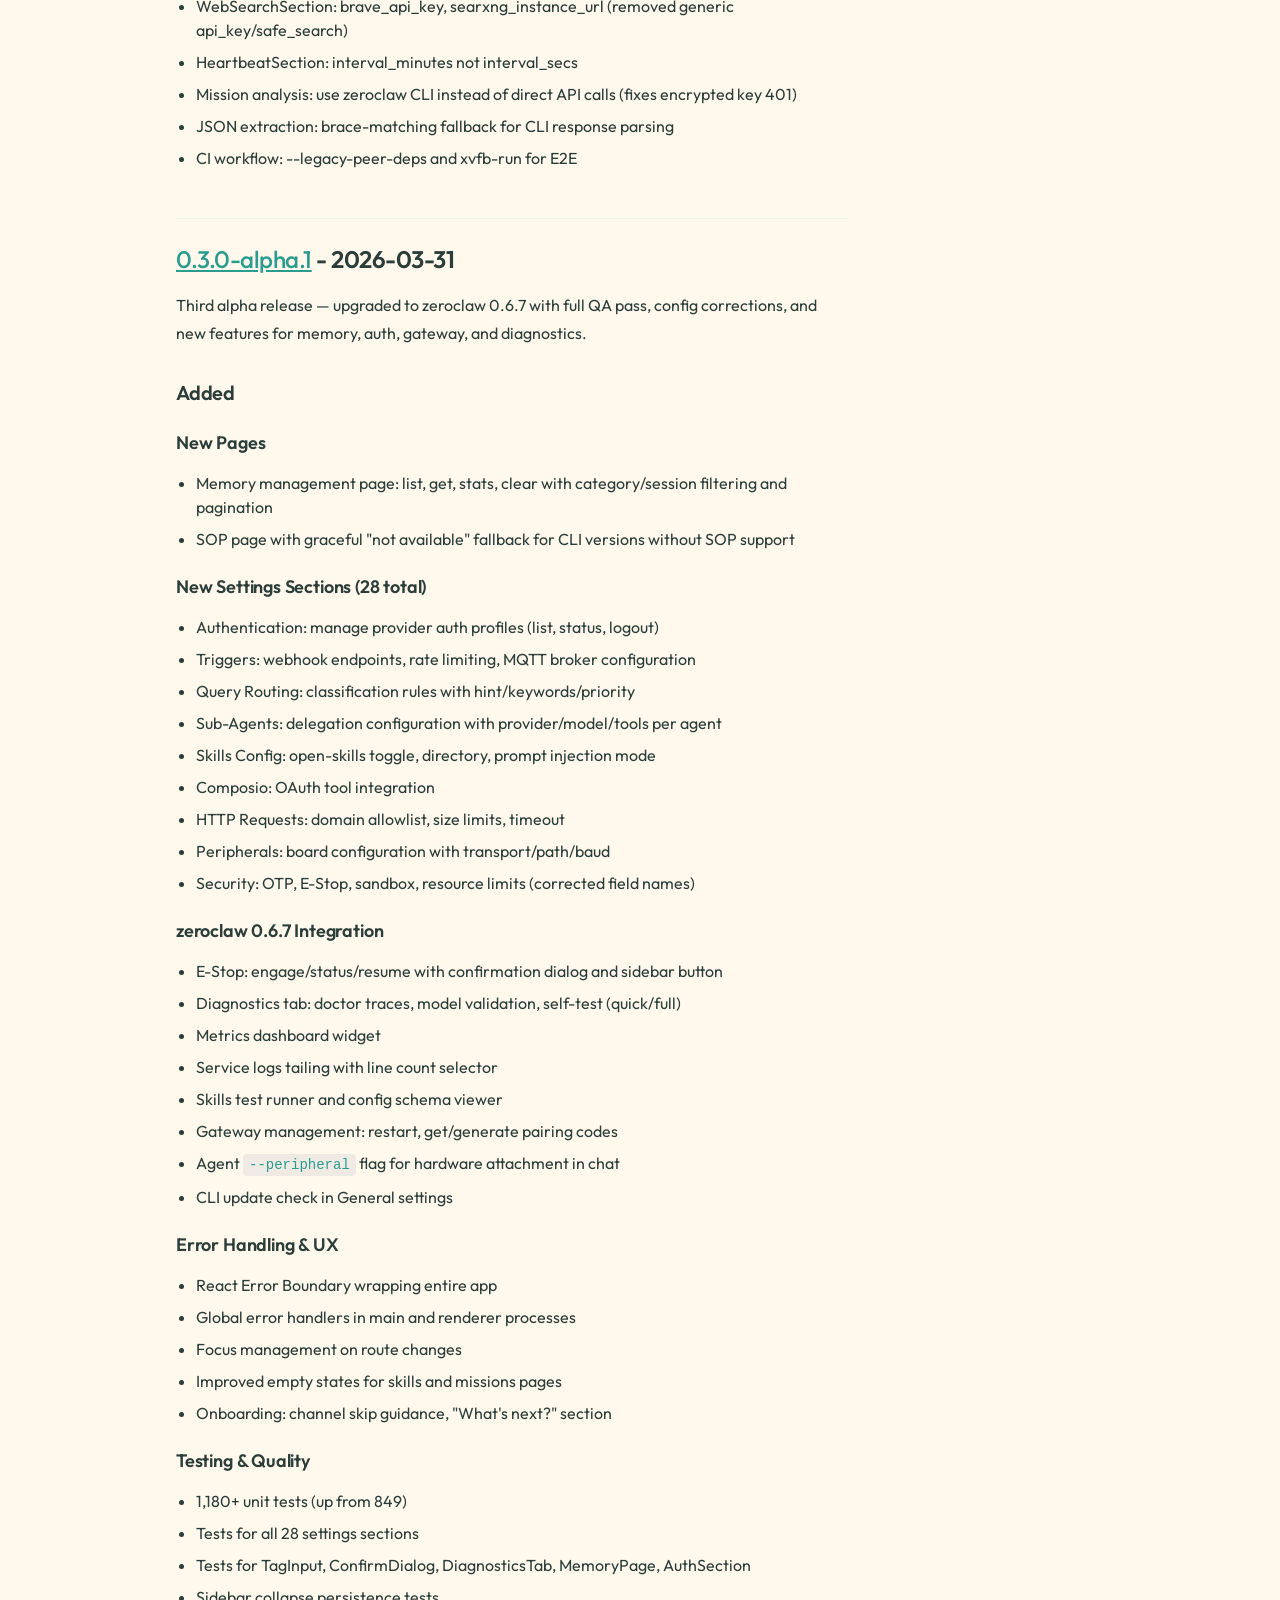
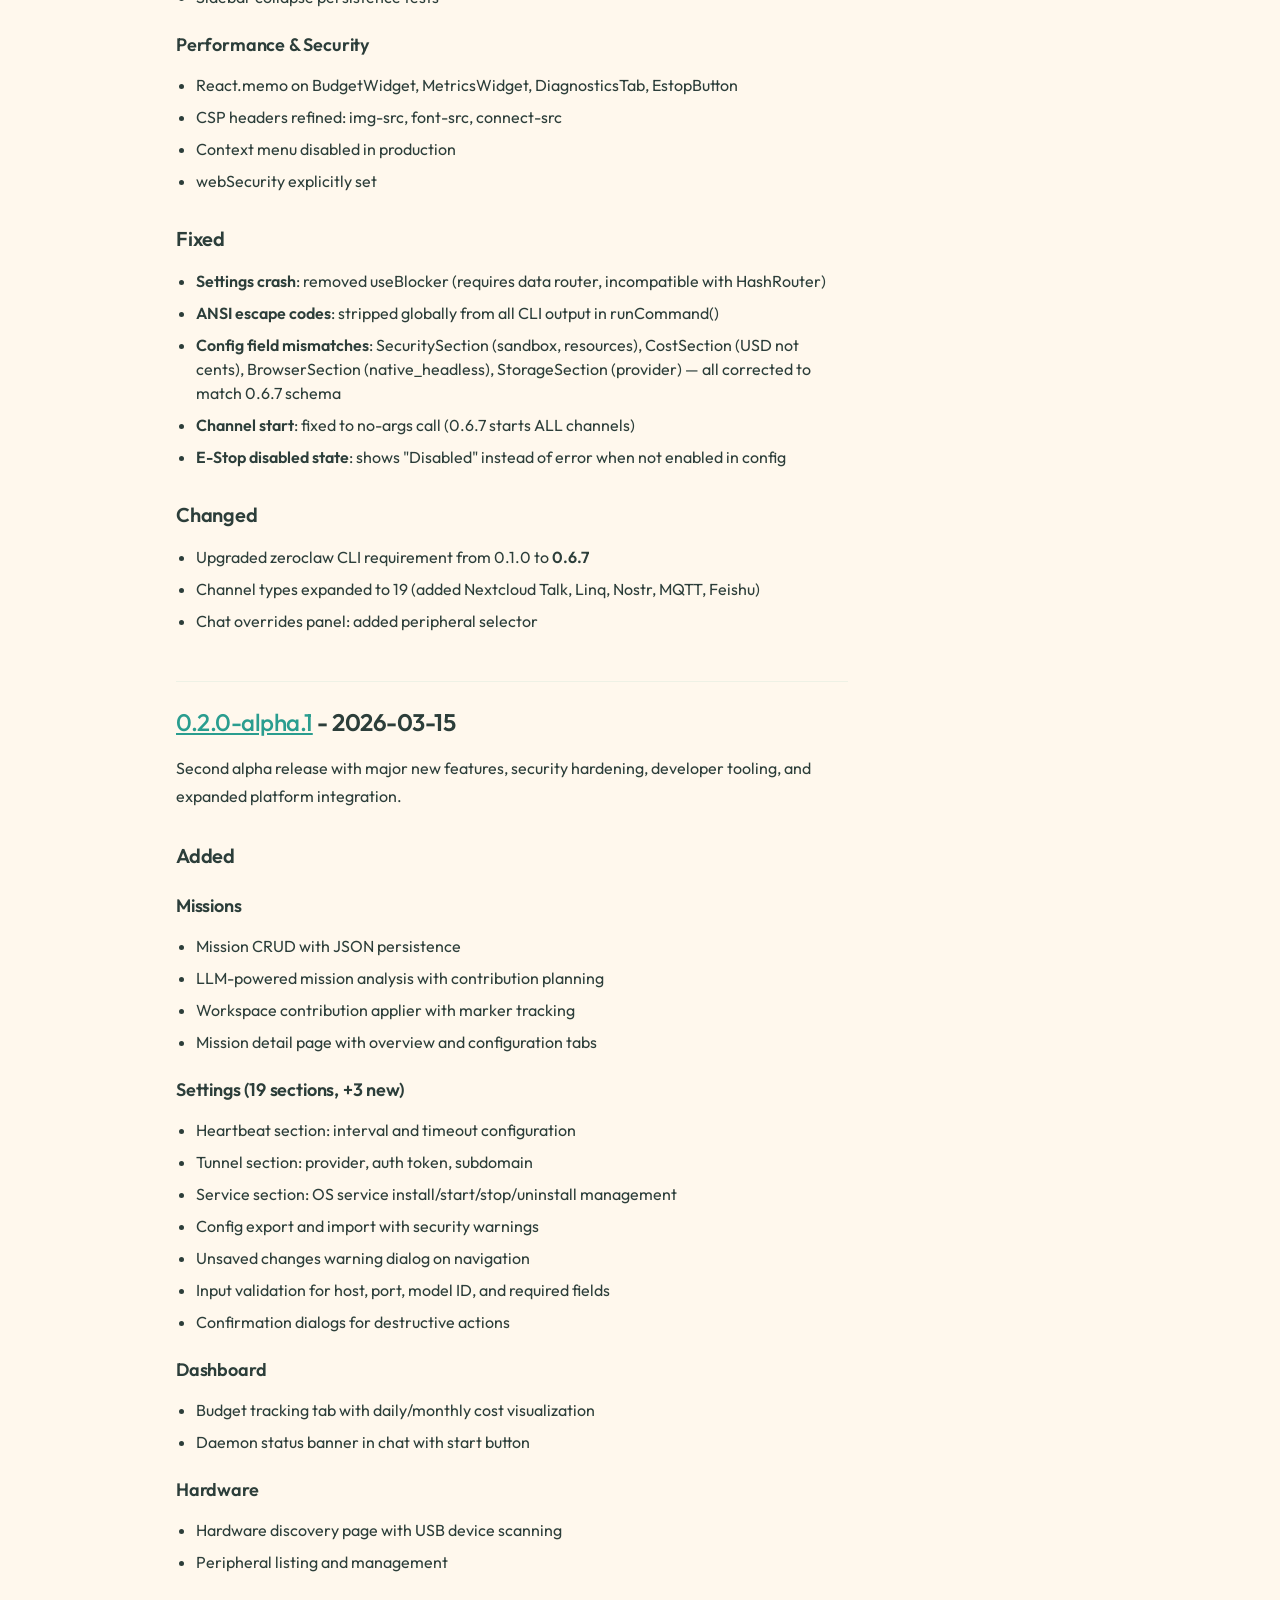
<file: changelog.html>
<!DOCTYPE html>
<html lang="en-US" dir="ltr">
  <head>
    <meta charset="utf-8">
    <meta name="viewport" content="width=device-width,initial-scale=1">
    <title>Changelog | Aidis</title>
    <meta name="description" content="A desktop AI agent management platform">
    <meta name="generator" content="VitePress v1.6.4">
    <link rel="preload stylesheet" href="/assets/style.gT86ceZ2.css" as="style">
    <link rel="preload stylesheet" href="/vp-icons.css" as="style">
    
    <script type="module" src="/assets/app.C0EzP61U.js"></script>
    <link rel="preload" href="/assets/inter-roman-latin.Di8DUHzh.woff2" as="font" type="font/woff2" crossorigin="">
    <link rel="modulepreload" href="/assets/chunks/theme.C_yf29ul.js">
    <link rel="modulepreload" href="/assets/chunks/framework.ePeAWSvT.js">
    <link rel="modulepreload" href="/assets/changelog.md.BPsAR1PE.lean.js">
    <link rel="icon" type="image/png" href="/aidis-logo.png">
    <script async src="https://www.googletagmanager.com/gtag/js?id=G-28WBVK7QYB"></script>
    <script>window.dataLayer=window.dataLayer||[];function gtag(){dataLayer.push(arguments)}gtag("js",new Date),gtag("config","G-28WBVK7QYB");</script>
    <script id="check-dark-mode">(()=>{const e=localStorage.getItem("vitepress-theme-appearance")||"auto",a=window.matchMedia("(prefers-color-scheme: dark)").matches;(!e||e==="auto"?a:e==="dark")&&document.documentElement.classList.add("dark")})();</script>
    <script id="check-mac-os">document.documentElement.classList.toggle("mac",/Mac|iPhone|iPod|iPad/i.test(navigator.platform));</script>
  </head>
  <body>
    <div id="app"><div class="Layout" data-v-5d98c3a5><!--[--><!----><!--]--><!--[--><span tabindex="-1" data-v-0b0ada53></span><a href="#VPContent" class="VPSkipLink visually-hidden" data-v-0b0ada53>Skip to content</a><!--]--><!----><header class="VPNav" data-v-5d98c3a5 data-v-ae24b3ad><div class="VPNavBar" data-v-ae24b3ad data-v-6aa21345><div class="wrapper" data-v-6aa21345><div class="container" data-v-6aa21345><div class="title" data-v-6aa21345><div class="VPNavBarTitle" data-v-6aa21345 data-v-1168a8e4><a class="title" href="/" data-v-1168a8e4><!--[--><!--]--><!--[--><!--[--><!--[--><img class="VPImage dark logo" src="/aidis-logo-dark.svg" alt data-v-8426fc1a><!--]--><!--[--><img class="VPImage light logo" src="/aidis-logo.svg" alt data-v-8426fc1a><!--]--><!--]--><!--]--><span data-v-1168a8e4>Aidis</span><!--[--><!--]--></a></div></div><div class="content" data-v-6aa21345><div class="content-body" data-v-6aa21345><!--[--><!--]--><div class="VPNavBarSearch search" data-v-6aa21345><!--[--><!----><div id="local-search"><button type="button" class="DocSearch DocSearch-Button" aria-label="Search"><span class="DocSearch-Button-Container"><span class="vp-icon DocSearch-Search-Icon"></span><span class="DocSearch-Button-Placeholder">Search</span></span><span class="DocSearch-Button-Keys"><kbd class="DocSearch-Button-Key"></kbd><kbd class="DocSearch-Button-Key">K</kbd></span></button></div><!--]--></div><nav aria-labelledby="main-nav-aria-label" class="VPNavBarMenu menu" data-v-6aa21345 data-v-dc692963><span id="main-nav-aria-label" class="visually-hidden" data-v-dc692963> Main Navigation </span><!--[--><!--[--><a class="VPLink link VPNavBarMenuLink" href="/" tabindex="0" data-v-dc692963 data-v-e56f3d57><!--[--><span data-v-e56f3d57>Home</span><!--]--></a><!--]--><!--[--><a class="VPLink link VPNavBarMenuLink" href="/download.html" tabindex="0" data-v-dc692963 data-v-e56f3d57><!--[--><span data-v-e56f3d57>Download</span><!--]--></a><!--]--><!--[--><a class="VPLink link VPNavBarMenuLink" href="/setup/" tabindex="0" data-v-dc692963 data-v-e56f3d57><!--[--><span data-v-e56f3d57>Setup</span><!--]--></a><!--]--><!--[--><a class="VPLink link VPNavBarMenuLink active" href="/changelog.html" tabindex="0" data-v-dc692963 data-v-e56f3d57><!--[--><span data-v-e56f3d57>v0.5.0-alpha.1</span><!--]--></a><!--]--><!--]--></nav><!----><div class="VPNavBarAppearance appearance" data-v-6aa21345 data-v-6c893767><button class="VPSwitch VPSwitchAppearance" type="button" role="switch" title aria-checked="false" data-v-6c893767 data-v-5337faa4 data-v-1d5665e3><span class="check" data-v-1d5665e3><span class="icon" data-v-1d5665e3><!--[--><span class="vpi-sun sun" data-v-5337faa4></span><span class="vpi-moon moon" data-v-5337faa4></span><!--]--></span></span></button></div><div class="VPSocialLinks VPNavBarSocialLinks social-links" data-v-6aa21345 data-v-0394ad82 data-v-7bc22406><!--[--><a class="VPSocialLink no-icon" href="https://github.com/nicholasbester/aidis-releases" aria-label="github" target="_blank" rel="noopener" data-v-7bc22406 data-v-bd121fe5><span class="vpi-social-github"></span></a><!--]--></div><div class="VPFlyout VPNavBarExtra extra" data-v-6aa21345 data-v-bb2aa2f0 data-v-cf11d7a2><button type="button" class="button" aria-haspopup="true" aria-expanded="false" aria-label="extra navigation" data-v-cf11d7a2><span class="vpi-more-horizontal icon" data-v-cf11d7a2></span></button><div class="menu" data-v-cf11d7a2><div class="VPMenu" data-v-cf11d7a2 data-v-b98bc113><!----><!--[--><!--[--><!----><div class="group" data-v-bb2aa2f0><div class="item appearance" data-v-bb2aa2f0><p class="label" data-v-bb2aa2f0>Appearance</p><div class="appearance-action" data-v-bb2aa2f0><button class="VPSwitch VPSwitchAppearance" type="button" role="switch" title aria-checked="false" data-v-bb2aa2f0 data-v-5337faa4 data-v-1d5665e3><span class="check" data-v-1d5665e3><span class="icon" data-v-1d5665e3><!--[--><span class="vpi-sun sun" data-v-5337faa4></span><span class="vpi-moon moon" data-v-5337faa4></span><!--]--></span></span></button></div></div></div><div class="group" data-v-bb2aa2f0><div class="item social-links" data-v-bb2aa2f0><div class="VPSocialLinks social-links-list" data-v-bb2aa2f0 data-v-7bc22406><!--[--><a class="VPSocialLink no-icon" href="https://github.com/nicholasbester/aidis-releases" aria-label="github" target="_blank" rel="noopener" data-v-7bc22406 data-v-bd121fe5><span class="vpi-social-github"></span></a><!--]--></div></div></div><!--]--><!--]--></div></div></div><!--[--><!--]--><button type="button" class="VPNavBarHamburger hamburger" aria-label="mobile navigation" aria-expanded="false" aria-controls="VPNavScreen" data-v-6aa21345 data-v-e5dd9c1c><span class="container" data-v-e5dd9c1c><span class="top" data-v-e5dd9c1c></span><span class="middle" data-v-e5dd9c1c></span><span class="bottom" data-v-e5dd9c1c></span></span></button></div></div></div></div><div class="divider" data-v-6aa21345><div class="divider-line" data-v-6aa21345></div></div></div><!----></header><div class="VPLocalNav empty fixed" data-v-5d98c3a5 data-v-a6f0e41e><div class="container" data-v-a6f0e41e><!----><div class="VPLocalNavOutlineDropdown" style="--vp-vh:0px;" data-v-a6f0e41e data-v-8a42e2b4><button data-v-8a42e2b4>Return to top</button><!----></div></div></div><!----><div class="VPContent" id="VPContent" data-v-5d98c3a5 data-v-1428d186><div class="VPDoc has-aside" data-v-1428d186 data-v-39a288b8><!--[--><!--]--><div class="container" data-v-39a288b8><div class="aside" data-v-39a288b8><div class="aside-curtain" data-v-39a288b8></div><div class="aside-container" data-v-39a288b8><div class="aside-content" data-v-39a288b8><div class="VPDocAside" data-v-39a288b8 data-v-3f215769><!--[--><!--]--><!--[--><!--]--><nav aria-labelledby="doc-outline-aria-label" class="VPDocAsideOutline" data-v-3f215769 data-v-a5bbad30><div class="content" data-v-a5bbad30><div class="outline-marker" data-v-a5bbad30></div><div aria-level="2" class="outline-title" id="doc-outline-aria-label" role="heading" data-v-a5bbad30>On this page</div><ul class="VPDocOutlineItem root" data-v-a5bbad30 data-v-b933a997><!--[--><!--]--></ul></div></nav><!--[--><!--]--><div class="spacer" data-v-3f215769></div><!--[--><!--]--><!----><!--[--><!--]--><!--[--><!--]--></div></div></div></div><div class="content" data-v-39a288b8><div class="content-container" data-v-39a288b8><!--[--><!--]--><main class="main" data-v-39a288b8><div style="position:relative;" class="vp-doc _changelog" data-v-39a288b8><div><h1 id="changelog" tabindex="-1">Changelog <a class="header-anchor" href="#changelog" aria-label="Permalink to &quot;Changelog&quot;">​</a></h1><p>All notable changes to this project will be documented in this file.</p><p>The format is based on <a href="https://keepachangelog.com/en/1.1.0/" target="_blank" rel="noreferrer">Keep a Changelog</a>, and this project adheres to <a href="https://semver.org/spec/v2.0.0.html" target="_blank" rel="noreferrer">Semantic Versioning</a>.</p><h2 id="_0-5-0-alpha-1-2026-04-20" tabindex="-1"><a href="https://github.com/nicholasbester/aidis-releases/releases/tag/v0.5.0-alpha.1" target="_blank" rel="noreferrer">0.5.0-alpha.1</a> - 2026-04-20 <a class="header-anchor" href="#_0-5-0-alpha-1-2026-04-20" aria-label="Permalink to &quot;[0.5.0-alpha.1] - 2026-04-20&quot;">​</a></h2><p><strong>Breaking:</strong> Migrated to zeroclaw 0.7.3 config schema v2. Users must run <code>zeroclaw config migrate</code> after upgrading the CLI.</p><h3 id="changed" tabindex="-1">Changed <a class="header-anchor" href="#changed" aria-label="Permalink to &quot;Changed&quot;">​</a></h3><ul><li><strong>GeneralSection rewritten</strong> for schema v2: provider/model/temperature now read/write <code>[providers.fallback]</code> + <code>[providers.models.&lt;name&gt;]</code> instead of top-level <code>default_provider</code>/<code>default_model</code>/<code>default_temperature</code></li><li><strong>api_key field removed</strong> — hard parse error in 0.7.3. Use env vars (<code>ANTHROPIC_API_KEY</code> etc.) or configure via CLI</li><li><strong>channels_config → channels</strong> — config key renamed across all channel-related code (10 files)</li><li><strong>model_routes/embedding_routes</strong> moved from top-level into <code>[providers]</code></li><li><strong>ProviderLimitsSection + ModelProvidersSection removed</strong> — fields merged into per-provider config</li><li>Migration banner shown when config uses old format (schema_version &lt; 2)</li></ul><h3 id="added" tabindex="-1">Added <a class="header-anchor" href="#added" aria-label="Permalink to &quot;Added&quot;">​</a></h3><ul><li><strong>LINE channel</strong> — channel_access_token, channel_secret, webhook_port with user allowlist (30 total channels)</li><li><strong>observability.otel_headers</strong> — HTTP headers for OTLP export</li><li><strong>sync-zeroclaw-docs skill</strong> — project-specific skill for updating docs when a new CLI version is released</li><li><strong>Daily scheduled trigger</strong> — remote agent checks for zeroclaw updates daily at 6am Pacific, auto-syncs docs and files GitHub issues</li></ul><h3 id="testing" tabindex="-1">Testing <a class="header-anchor" href="#testing" aria-label="Permalink to &quot;Testing&quot;">​</a></h3><ul><li>1,690 unit tests across 141 files</li><li>All config read/write tests updated for schema v2 format</li></ul><h2 id="_0-4-4-alpha-1-2026-04-15" tabindex="-1"><a href="https://github.com/nicholasbester/aidis-releases/releases/tag/v0.4.4-alpha.1" target="_blank" rel="noreferrer">0.4.4-alpha.1</a> - 2026-04-15 <a class="header-anchor" href="#_0-4-4-alpha-1-2026-04-15" aria-label="Permalink to &quot;[0.4.4-alpha.1] - 2026-04-15&quot;">​</a></h2><h3 id="added-1" tabindex="-1">Added <a class="header-anchor" href="#added-1" aria-label="Permalink to &quot;Added&quot;">​</a></h3><ul><li><strong>zeroclaw version check + one-click update</strong> — Dashboard shows a teal badge when a newer CLI version is available (fetches GitHub releases API). General settings has a full version panel: installed vs latest version, install method (Homebrew/installer), Check Now button, and Update button that runs <code>brew upgrade zeroclaw</code> or the curl installer automatically.</li><li>14 new unit tests for version check backend</li><li>4 new functional E2E tests for version check UI</li></ul><h3 id="fixed" tabindex="-1">Fixed <a class="header-anchor" href="#fixed" aria-label="Permalink to &quot;Fixed&quot;">​</a></h3><ul><li>Eliminated 7 skipped E2E tests: skills test ordering, mission create- before-CRUD, memory pagination resilience</li><li>Removed SOP page from UI (CLI 0.6.9 doesn&#39;t support <code>sop</code> subcommand)</li><li>SaveBar: filter benign zeroclaw runtime warnings from save validation</li></ul><h2 id="_0-4-3-alpha-1-2026-04-13" tabindex="-1"><a href="https://github.com/nicholasbester/aidis-releases/releases/tag/v0.4.3-alpha.1" target="_blank" rel="noreferrer">0.4.3-alpha.1</a> - 2026-04-13 <a class="header-anchor" href="#_0-4-3-alpha-1-2026-04-13" aria-label="Permalink to &quot;[0.4.3-alpha.1] - 2026-04-13&quot;">​</a></h2><p>Complete E2E test suite rewrite — every test now performs real CRUD operations and verifies actual outcomes. No more visibility-only checks.</p><h3 id="changed-1" tabindex="-1">Changed <a class="header-anchor" href="#changed-1" aria-label="Permalink to &quot;Changed&quot;">​</a></h3><ul><li><strong>Rewrote entire functional E2E suite</strong> from 203 shallow tests (32.5% functional) to 95 real CRUD tests (100% functional). Every test: interacts with a field → verifies the outcome → confirms persistence.</li><li><strong>Dashboard</strong> (15 tests): daemon lifecycle with badge verification, doctor/channel doctor with output + clipboard, traces/validation/ self-test with loading states, logs search/clear/copy with count verification</li><li><strong>Chat</strong> (5 tests): full send→thinking→response→clear lifecycle, keyboard shortcuts, daemon banner, override panel</li><li><strong>Agent</strong> (17 tests): edit→save→persist→discard for all 7 sub-pages, heartbeat task CRUD, tools + notes CRUD, built-in protection</li><li><strong>Skills</strong> (7 tests): remove with cancel/confirm/verify-gone, test execution with result panel, install from URL, marketplace search/ filter/install/audit</li><li><strong>Missions</strong> (4 tests): create with LLM analysis, detail navigation, pause/resume lifecycle, remove</li><li><strong>Settings</strong> (52 tests): save/reload persistence for 36 sections in 4 batches, channels CRUD, schema viewer, save bar lifecycle, grouped nav, General/Security/Gateway with field-level persistence</li><li><strong>Memory</strong> (5 tests): category filter with count, entry expand/collapse, pagination with key verification, clear with confirmation, refresh</li><li><strong>SOP</strong> (2 tests): expand/collapse + validate with result</li><li><strong>Hardware</strong> (3 tests): discovery scan, add peripheral dialog, flash dialog</li></ul><h3 id="fixed-1" tabindex="-1">Fixed <a class="header-anchor" href="#fixed-1" aria-label="Permalink to &quot;Fixed&quot;">​</a></h3><ul><li>Settings SaveBar: filter benign zeroclaw 0.6.9 runtime warnings (&quot;Unknown config key ignored: api_key&quot;) from save validation output</li><li>Navigation helper: exact text matching prevents substring collisions (e.g. &quot;Security&quot; no longer matches &quot;Security Ops&quot;)</li></ul><h3 id="testing-1" tabindex="-1">Testing <a class="header-anchor" href="#testing-1" aria-label="Permalink to &quot;Testing&quot;">​</a></h3><ul><li>87 functional E2E tests pass, 8 skip (expected: pagination, SOP validate, LLM-dependent, empty data states)</li><li>1,675 unit tests across 140 files</li><li>43 mocked E2E tests pass</li></ul><h2 id="_0-4-2-alpha-2-2026-04-10" tabindex="-1"><a href="https://github.com/nicholasbester/aidis-releases/releases/tag/v0.4.2-alpha.2" target="_blank" rel="noreferrer">0.4.2-alpha.2</a> - 2026-04-10 <a class="header-anchor" href="#_0-4-2-alpha-2-2026-04-10" aria-label="Permalink to &quot;[0.4.2-alpha.2] - 2026-04-10&quot;">​</a></h2><p>Patch release closing the final 4 coverage gaps for verified 100% zeroclaw 0.6.9 config schema parity.</p><h3 id="added-2" tabindex="-1">Added <a class="header-anchor" href="#added-2" aria-label="Permalink to &quot;Added&quot;">​</a></h3><ul><li><strong>Claude Code Runner</strong> section (enabled, session_ttl, ssh_host, tmux_prefix)</li><li><strong>CLI</strong> channel entry (enable/disable toggle)</li><li><code>api_path</code> field added to Provider Limits section</li><li><code>cron.enabled</code>, <code>cron.catch_up_on_startup</code>, <code>cron.max_run_history</code> fields added to Scheduler section</li></ul><h3 id="verified" tabindex="-1">Verified <a class="header-anchor" href="#verified" aria-label="Permalink to &quot;Verified&quot;">​</a></h3><ul><li>80/80 config keys covered (100%)</li><li>29/29 channels covered (100%)</li><li>1,675 unit tests across 140 files</li><li>E2E tests updated for grouped navigation</li></ul><h3 id="fixed-2" tabindex="-1">Fixed <a class="header-anchor" href="#fixed-2" aria-label="Permalink to &quot;Fixed&quot;">​</a></h3><ul><li>Settings E2E tests updated for grouped collapsible navigation (was expecting flat 28-item list)</li></ul><h2 id="_0-4-2-alpha-1-2026-04-10" tabindex="-1"><a href="https://github.com/nicholasbester/aidis-releases/releases/tag/v0.4.2-alpha.1" target="_blank" rel="noreferrer">0.4.2-alpha.1</a> - 2026-04-10 <a class="header-anchor" href="#_0-4-2-alpha-1-2026-04-10" aria-label="Permalink to &quot;[0.4.2-alpha.1] - 2026-04-10&quot;">​</a></h2><p>Tier 3 feature release — 24 new advanced settings sections completing full zeroclaw 0.6.9 config schema feature parity.</p><h3 id="added-3" tabindex="-1">Added <a class="header-anchor" href="#added-3" aria-label="Permalink to &quot;Added&quot;">​</a></h3><h4 id="new-settings-sections-24" tabindex="-1">New Settings Sections (24) <a class="header-anchor" href="#new-settings-sections-24" aria-label="Permalink to &quot;New Settings Sections (24)&quot;">​</a></h4><p><strong>Orchestration &amp; Multi-agent:</strong></p><ul><li>Swarms, Delegate, Pipeline, Nodes, Node Transport</li></ul><p><strong>Plugins &amp; Knowledge:</strong></p><ul><li>Plugins, Knowledge, Project Intel</li></ul><p><strong>Media &amp; AI Tools:</strong></p><ul><li>Link Enricher, Image Gen, TTS, Transcription, Media Pipeline, Conversational AI</li></ul><p><strong>Browser:</strong></p><ul><li>Browser Delegate, Text Browser</li></ul><p><strong>Security &amp; Operations:</strong></p><ul><li>Trust (scoring), Verifiable Intent, Security Ops, Cloud Ops</li></ul><p><strong>Infrastructure:</strong></p><ul><li>Backup, Data Retention, Workspace, SOP Config</li></ul><h3 id="testing-2" tabindex="-1">Testing <a class="header-anchor" href="#testing-2" aria-label="Permalink to &quot;Testing&quot;">​</a></h3><ul><li>249 new unit tests (1,654 total across 139 files)</li><li>Total settings sections: 72</li><li>Total channels: 28</li><li>Full zeroclaw 0.6.9 config schema parity achieved</li></ul><h2 id="_0-4-1-alpha-1-2026-04-10" tabindex="-1"><a href="https://github.com/nicholasbester/aidis-releases/releases/tag/v0.4.1-alpha.1" target="_blank" rel="noreferrer">0.4.1-alpha.1</a> - 2026-04-10 <a class="header-anchor" href="#_0-4-1-alpha-1-2026-04-10" aria-label="Permalink to &quot;[0.4.1-alpha.1] - 2026-04-10&quot;">​</a></h2><p>Tier 2 feature release — 10 new integration/provider settings sections, 5 new messaging channels.</p><h3 id="added-4" tabindex="-1">Added <a class="header-anchor" href="#added-4" aria-label="Permalink to &quot;Added&quot;">​</a></h3><h4 id="new-settings-sections-10" tabindex="-1">New Settings Sections (10) <a class="header-anchor" href="#new-settings-sections-10" aria-label="Permalink to &quot;New Settings Sections (10)&quot;">​</a></h4><ul><li><strong>Notion</strong> — API key, database ID, input/result/status properties, polling, concurrency</li><li><strong>Microsoft 365</strong> — Azure AD auth (client credentials/device code), scopes, token cache</li><li><strong>Jira</strong> — Atlassian instance URL, email, API token, allowed actions, timeout</li><li><strong>LinkedIn</strong> — enabled toggle, API version</li><li><strong>Claude Code</strong> — enabled, timeout, output limit, env passthrough, system prompt, allowed tools</li><li><strong>Gemini CLI</strong> — enabled, timeout, output limit, env passthrough</li><li><strong>Codex CLI</strong> — enabled, timeout, output limit, env passthrough</li><li><strong>OpenCode CLI</strong> — enabled, timeout, output limit, env passthrough</li><li><strong>Provider Limits</strong> — provider_max_tokens, provider_timeout_secs, extra_headers (JSON), locale</li><li><strong>Model Providers</strong> — read-only profile list with CLI management note</li></ul><h4 id="new-channels-5" tabindex="-1">New Channels (5) <a class="header-anchor" href="#new-channels-5" aria-label="Permalink to &quot;New Channels (5)&quot;">​</a></h4><ul><li><strong>WeCom</strong> — webhook key with user allowlist</li><li><strong>MoChat</strong> — API token, URL, poll interval</li><li><strong>ClawdTalk</strong> — API key, connection ID, from number, webhook secret</li><li><strong>Discord History</strong> — bot token, guild/channel IDs, DM settings</li><li><strong>Voice Call</strong> — account ID, auth token, from number, webhook, call duration, outbound approval</li></ul><h3 id="testing-3" tabindex="-1">Testing <a class="header-anchor" href="#testing-3" aria-label="Permalink to &quot;Testing&quot;">​</a></h3><ul><li>118 new unit tests (1,405 total across 115 files)</li><li>Total channels: 28 (was 23)</li><li>Total settings sections: 48</li></ul><h2 id="_0-4-0-alpha-1-2026-04-10" tabindex="-1"><a href="https://github.com/nicholasbester/aidis-releases/releases/tag/v0.4.0-alpha.1" target="_blank" rel="noreferrer">0.4.0-alpha.1</a> - 2026-04-10 <a class="header-anchor" href="#_0-4-0-alpha-1-2026-04-10" aria-label="Permalink to &quot;[0.4.0-alpha.1] - 2026-04-10&quot;">​</a></h2><p>Tier 1 feature release — grouped settings navigation, 6 new config sections, 5 new messaging channels, and enhanced existing sections with zeroclaw 0.6.9 nested fields.</p><h3 id="added-5" tabindex="-1">Added <a class="header-anchor" href="#added-5" aria-label="Permalink to &quot;Added&quot;">​</a></h3><h4 id="grouped-collapsible-navigation" tabindex="-1">Grouped Collapsible Navigation <a class="header-anchor" href="#grouped-collapsible-navigation" aria-label="Permalink to &quot;Grouped Collapsible Navigation&quot;">​</a></h4><ul><li>Settings sidebar reorganized from a flat 32-item list into 11 collapsible groups: General, Agent, Providers, Channels, Security, Network, Budget &amp; Observability, Integrations, Storage &amp; Memory, Hardware, Infrastructure</li><li>Collapse state persisted to localStorage</li><li>Active section&#39;s group auto-expands</li></ul><h4 id="new-settings-sections" tabindex="-1">New Settings Sections <a class="header-anchor" href="#new-settings-sections" aria-label="Permalink to &quot;New Settings Sections&quot;">​</a></h4><ul><li><strong>Proxy</strong> — HTTP/HTTPS/SOCKS5 proxy with scope (environment/zeroclaw/services), per-scheme URLs, no_proxy bypass, and service selectors</li><li><strong>MCP</strong> — Model Context Protocol server configuration (enabled, deferred loading)</li><li><strong>Hooks</strong> — Lifecycle hooks with builtin command_logger and webhook_audit (enabled, URL, tool patterns)</li><li><strong>Shell Tool</strong> — Shell execution timeout configuration</li><li><strong>Web Fetch</strong> — HTTP fetch tool with domain allow/block lists, private host allowlist, response size limits, Firecrawl fallback integration</li><li><strong>Channel Defaults</strong> — Channel-wide settings (debounce, message timeout, session backend/persistence/TTL, show tool calls, ack reactions)</li></ul><h4 id="new-channels-5-1" tabindex="-1">New Channels (5) <a class="header-anchor" href="#new-channels-5-1" aria-label="Permalink to &quot;New Channels (5)&quot;">​</a></h4><ul><li><strong>Bluesky</strong> — AT Protocol (handle + app password)</li><li><strong>Twitter / X</strong> — API v2 bearer token with user allowlist</li><li><strong>Reddit</strong> — OAuth2 bot (client ID/secret, username, refresh token, subreddit)</li><li><strong>Gmail Push</strong> — Pub/Sub topic, OAuth token, webhook, label filter</li><li><strong>WATI</strong> — WhatsApp Business API (API token, URL, tenant ID, number allowlist)</li></ul><h4 id="enhanced-existing-sections" tabindex="-1">Enhanced Existing Sections <a class="header-anchor" href="#enhanced-existing-sections" aria-label="Permalink to &quot;Enhanced Existing Sections&quot;">​</a></h4><ul><li><strong>GeneralSection</strong>: agent.context_compression subsection (enabled, threshold_ratio, max_passes, summary_max_chars, timeout_secs) and context_aware_tools toggle</li><li><strong>CostSection</strong>: cost.enforcement subsection (mode warn/block/route_down, reserve_percent, route_down_model)</li><li><strong>GatewaySection</strong>: idempotency_max_keys, idempotency_ttl_secs, pair_rate_limit_per_minute</li></ul><h3 id="testing-4" tabindex="-1">Testing <a class="header-anchor" href="#testing-4" aria-label="Permalink to &quot;Testing&quot;">​</a></h3><ul><li>74 new unit tests (1,287 total across 105 files)</li><li>6 new E2E tests for Tier 1 sections</li><li>All field names and defaults verified against zeroclaw 0.6.9 live config schema</li></ul><h2 id="_0-3-3-alpha-1-2026-04-09" tabindex="-1"><a href="https://github.com/nicholasbester/aidis-releases/releases/tag/v0.3.3-alpha.1" target="_blank" rel="noreferrer">0.3.3-alpha.1</a> - 2026-04-09 <a class="header-anchor" href="#_0-3-3-alpha-1-2026-04-09" aria-label="Permalink to &quot;[0.3.3-alpha.1] - 2026-04-09&quot;">​</a></h2><p>Patch release upgrading the supported zeroclaw CLI from <strong>0.6.7</strong> to <strong>0.6.9</strong>. Synced upstream docs from the new canonical source (github.com/zeroclaw-labs/zeroclaw), audited the live config schema for breaking changes, and verified the existing Aidis UI works against the new CLI via the functional E2E suite.</p><h3 id="changed-2" tabindex="-1">Changed <a class="header-anchor" href="#changed-2" aria-label="Permalink to &quot;Changed&quot;">​</a></h3><ul><li><strong>zeroclaw CLI: 0.6.7 → 0.6.9</strong>. The synced reference docs (<code>config-reference.md</code>, <code>channels-reference.md</code>, <code>providers-reference.md</code>) are byte-identical to 0.6.7, but the live <code>zeroclaw config schema</code> has expanded significantly with new sections and updated defaults. Changes that affect Aidis directly:</li><li><strong>CostSection</strong>: <code>cost.enabled</code> default flipped from <code>false</code> → <code>true</code> (matches new upstream default in <code>CostConfig</code>). The Aidis toggle now correctly reflects what zeroclaw will do when the field is unset.</li></ul><h3 id="removed" tabindex="-1">Removed <a class="header-anchor" href="#removed" aria-label="Permalink to &quot;Removed&quot;">​</a></h3><ul><li><strong>Nostr channel</strong> removed from the channel schema (<code>channels/schema.ts</code>). The <code>[channels_config.nostr]</code> section is no longer recognized by zeroclaw 0.6.9 — the runtime emits <code>Unknown config key ignored</code> and silently drops it. Users who had Nostr configured will need to migrate to a supported channel.</li><li>ChannelDrawer test fixture for Nostr removed; replaced with a regression test asserting Nostr is absent.</li></ul><h3 id="verified-1" tabindex="-1">Verified <a class="header-anchor" href="#verified-1" aria-label="Permalink to &quot;Verified&quot;">​</a></h3><ul><li>All 1,213 unit tests pass against the new schema</li><li>All 10 Dashboard functional E2E tests pass against the real 0.6.9 CLI</li><li>Recent default fixes from 0.3.2-alpha.1 still match the 0.6.9 schema (gateway.port=42617, otp.token_ttl_secs=30, autonomy.max_actions_per_hour=20, estop.enabled=false, estop.require_otp_to_resume=true)</li></ul><h3 id="known-gaps" tabindex="-1">Known Gaps <a class="header-anchor" href="#known-gaps" aria-label="Permalink to &quot;Known Gaps&quot;">​</a></h3><p>The 0.6.9 live schema introduces ~40 new top-level config sections and ~11 new channels that Aidis does not yet expose. These will be added incrementally in future releases. Tracked in <a href="https://github.com/nicholasbester/aidis/issues/97" target="_blank" rel="noreferrer">#97</a>.</p><p>Notable additions in upstream 0.6.9 (UI not yet built):</p><ul><li>New top-level sections: <code>mcp</code>, <code>hooks</code>, <code>proxy</code>, <code>workspace</code>, <code>backup</code>, <code>data_retention</code>, <code>model_providers</code>, <code>provider_max_tokens</code>, <code>provider_timeout_secs</code>, <code>text_browser</code>, <code>web_fetch</code>, <code>image_gen</code>, <code>tts</code>, <code>transcription</code>, <code>media_pipeline</code>, <code>swarms</code>, <code>delegate</code>, <code>pipeline</code>, <code>plugins</code>, <code>trust</code>, <code>verifiable_intent</code>, <code>knowledge</code>, <code>project_intel</code>, <code>link_enricher</code>, <code>locale</code>, <code>extra_headers</code>, <code>node_transport</code>, <code>nodes</code>, <code>claude_code</code>, <code>claude_code_runner</code>, <code>gemini_cli</code>, <code>codex_cli</code>, <code>opencode_cli</code>, <code>conversational_ai</code>, <code>cloud_ops</code>, <code>security_ops</code>, <code>shell_tool</code>, <code>browser_delegate</code>, <code>sop</code>, <code>cron</code> (top-level), <code>notion</code>, <code>microsoft365</code>, <code>jira</code>, <code>linkedin</code></li><li>New channels: <code>bluesky</code>, <code>clawdtalk</code>, <code>cli</code>, <code>discord_history</code>, <code>gmail_push</code>, <code>mochat</code>, <code>reddit</code>, <code>twitter</code>, <code>voice_call</code>, <code>wati</code>, <code>wecom</code></li><li>New nested fields on existing sections: <code>cost.enforcement</code>, <code>cost.prices</code>, <code>gateway.idempotency_*</code>, <code>gateway.pair_rate_limit_per_minute</code>, <code>agent.context_compression</code>, <code>agent.eval</code>, <code>agent.context_aware_tools</code>, <code>agent.auto_classify</code>, channels-wide settings (<code>debounce_ms</code>, <code>session_backend</code>, <code>session_persistence</code>, <code>session_ttl_hours</code>, <code>show_tool_calls</code>, <code>ack_reactions</code>)</li></ul><h3 id="new-cli-commands-not-yet-wrapped-in-aidis-ipc" tabindex="-1">New CLI Commands (not yet wrapped in Aidis IPC) <a class="header-anchor" href="#new-cli-commands-not-yet-wrapped-in-aidis-ipc" aria-label="Permalink to &quot;New CLI Commands (not yet wrapped in Aidis IPC)&quot;">​</a></h3><ul><li><code>zeroclaw props list/get/set/init</code> — manage individual config properties via dotted paths. Aidis already provides this functionality through its visual config editor; the CLI command is an alternative for scripting.</li></ul><h2 id="_0-3-2-alpha-1-2026-04-09" tabindex="-1"><a href="https://github.com/nicholasbester/aidis-releases/releases/tag/v0.3.2-alpha.1" target="_blank" rel="noreferrer">0.3.2-alpha.1</a> - 2026-04-09 <a class="header-anchor" href="#_0-3-2-alpha-1-2026-04-09" aria-label="Permalink to &quot;[0.3.2-alpha.1] - 2026-04-09&quot;">​</a></h2><p>Large alpha release covering a full config/UI audit against zeroclaw 0.6.7 docs, a comprehensive functional E2E test suite, new branding, repo restructuring for private/public split, and relicensing to PolyForm Noncommercial.</p><h3 id="added-6" tabindex="-1">Added <a class="header-anchor" href="#added-6" aria-label="Permalink to &quot;Added&quot;">​</a></h3><h4 id="e2e-test-framework" tabindex="-1">E2E Test Framework <a class="header-anchor" href="#e2e-test-framework" aria-label="Permalink to &quot;E2E Test Framework&quot;">​</a></h4><ul><li>154 functional E2E tests across 33 spec files covering every page in the app (Dashboard, Chat, Agent sub-pages, Skills, Missions, Settings, Memory, SOP, Hardware)</li><li>Tests run against the real Electron app with the real zeroclaw CLI</li><li>New <code>npm run test:e2e:functional</code> script for the real-CLI suite</li><li>Triage helper (<code>e2e/helpers/triage.ts</code>) for filing GitHub issues on failures</li><li>44 new unit tests for the Pacing, Reliability, Hardware, and Google Workspace sections</li></ul><h4 id="settings-sections" tabindex="-1">Settings Sections <a class="header-anchor" href="#settings-sections" aria-label="Permalink to &quot;Settings Sections&quot;">​</a></h4><ul><li><strong>Pacing</strong> — step_timeout_secs, loop_detection_min_elapsed_secs, loop_ignore_tools, message_timeout_scale_max</li><li><strong>Reliability</strong> — fallback_providers, api_keys, provider_retries, backoff tuning, scheduler settings</li><li><strong>Hardware</strong> — enabled, transport, serial_port, baud_rate, probe_target, workspace_datasheets</li><li><strong>Google Workspace</strong> — enabled, credentials_path, default_account, allowed_services, rate limits</li></ul><h4 id="branding-icons" tabindex="-1">Branding &amp; Icons <a class="header-anchor" href="#branding-icons" aria-label="Permalink to &quot;Branding &amp; Icons&quot;">​</a></h4><ul><li>D3 Vitamin app icon (deep teal background, cream &quot;Ai&quot; symbol, golden &quot;AIDIS&quot; label)</li><li>Generated .icns (macOS), .png (Linux), and all tray icon variants</li><li>macOS dock icon via <code>app.dock.setIcon()</code> for dev mode</li><li>BrowserWindow icon property for Linux/Windows taskbar</li><li>App name set to &quot;Aidis&quot; via <code>app.setName()</code> for the OS menu bar and dock tooltip</li></ul><h4 id="team-enforcement-hooks" tabindex="-1">Team Enforcement Hooks <a class="header-anchor" href="#team-enforcement-hooks" aria-label="Permalink to &quot;Team Enforcement Hooks&quot;">​</a></h4><ul><li><code>.claude/hooks/check-docs-before-edit.sh</code> — injects documentation reminders when editing source files mapped by path</li><li><code>.claude/hooks/protect-sensitive-files.sh</code> — blocks edits to .env, credentials, and key material</li><li><code>.claude/hooks/validate-channel-schema.sh</code> — enforces cross-referencing channels docs when editing <code>channels/schema.ts</code></li></ul><h4 id="release-infrastructure" tabindex="-1">Release Infrastructure <a class="header-anchor" href="#release-infrastructure" aria-label="Permalink to &quot;Release Infrastructure&quot;">​</a></h4><ul><li>Public release repo at <a href="https://github.com/nicholasbester/aidis-releases" target="_blank" rel="noreferrer">nicholasbester/aidis-releases</a></li><li>Release workflow now publishes binaries cross-repo via <code>RELEASE_TOKEN</code> secret</li><li>Site deployment moved to <code>aidis-releases</code> gh-pages with CNAME for aidis.ai</li></ul><h3 id="changed-3" tabindex="-1">Changed <a class="header-anchor" href="#changed-3" aria-label="Permalink to &quot;Changed&quot;">​</a></h3><h4 id="config-audit-against-zeroclaw-0-6-7-docs" tabindex="-1">Config Audit (against zeroclaw 0.6.7 docs) <a class="header-anchor" href="#config-audit-against-zeroclaw-0-6-7-docs" aria-label="Permalink to &quot;Config Audit (against zeroclaw 0.6.7 docs)&quot;">​</a></h4><ul><li><strong>Default values fixed (8)</strong>: gateway.port 3000→42617, security.otp.token_ttl_secs 300→30, security.estop.enabled true→false, security.estop.require_otp_to_resume false→true, cost.monthly_limit_usd 500→100, autonomy.max_actions_per_hour 100→20, autonomy.max_cost_per_day_cents 1000→500, agents.agentic default true→false</li><li><strong>Enum options fixed (4)</strong>: security.otp.method (hotp/email → pairing/cli-prompt), observability.backend (added noop/log/opentelemetry/otlp), skills.prompt_injection_mode (off/minimal/verbose → full/compact)</li><li><strong>Missing fields added (25+)</strong>: agent.tool_dispatcher, agent.tool_call_dedup_exempt, security.otp.cache_valid_secs, security.otp.gated_domains, security.otp.gated_domain_categories, security.estop.state_file, gateway.path_prefix, browser.session_name, browser.native_webdriver_url, browser.native_chrome_path, browser.computer_use.* fields, autonomy.allowed_roots, cost.allow_override, observability.runtime_trace_path, observability.runtime_trace_max_entries, agents.timeout_secs, agents.agentic_timeout_secs, agents.skills_directory, and others</li><li><strong>Channel schema gaps closed (8)</strong>: Telegram streaming fields, Discord streaming fields, Slack channel_ids, Matrix streaming fields, WhatsApp Web mode (session_path, pair_phone, pair_code, mention_only, interrupt_on_new_message), Lark mention_only, Feishu encrypt_key/verification_token, Nextcloud Talk bot_name</li></ul><h4 id="repo-restructure" tabindex="-1">Repo Restructure <a class="header-anchor" href="#repo-restructure" aria-label="Permalink to &quot;Repo Restructure&quot;">​</a></h4><ul><li>Source repo renamed: <code>nicholasbester/zeroclaw-ui</code> → <code>nicholasbester/aidis</code> (private)</li><li>Releases now publish to <code>nicholasbester/aidis-releases</code> (public)</li><li>Site GitHub link moved from private source repo to public release repo</li><li>Setup guide replaces &quot;git clone&quot; instructions with direct binary download links</li></ul><h4 id="site-branding-copy" tabindex="-1">Site &amp; Branding Copy <a class="header-anchor" href="#site-branding-copy" aria-label="Permalink to &quot;Site &amp; Branding Copy&quot;">​</a></h4><ul><li>Announcement banner: corrected false claims about the ZeroClaw CLI being made private</li><li>README, CONTRIBUTING, site footer: updated rebrand language</li><li>Mobile-responsive hero: stacks text above image on screens ≤960px, full-width responsive image, smaller logo on ≤640px</li><li>Hero image maintains natural aspect ratio (was getting squished into VitePress&#39;s fixed-square container)</li><li>Dark/light image variant toggle preserved (was showing both variants simultaneously after the aspect-ratio fix)</li><li>Mobile hamburger menu now shows nav items (background blur was cascading from .VPNav to .VPNavScreen)</li><li>README fully refreshed with current feature list, 32 settings sections, E2E test counts, project structure</li></ul><h4 id="license" tabindex="-1">License <a class="header-anchor" href="#license" aria-label="Permalink to &quot;License&quot;">​</a></h4><ul><li><strong>Relicensed from BSL-1.1 → PolyForm Noncommercial 1.0.0</strong> — free for personal, hobby, research, educational, and non-profit use. Commercial use requires a separate license from the copyright holder. Enables dual-licensing for future commercialization.</li></ul><h3 id="fixed-3" tabindex="-1">Fixed <a class="header-anchor" href="#fixed-3" aria-label="Permalink to &quot;Fixed&quot;">​</a></h3><h4 id="ui-bugs" tabindex="-1">UI Bugs <a class="header-anchor" href="#ui-bugs" aria-label="Permalink to &quot;UI Bugs&quot;">​</a></h4><ul><li>Dashboard: show Start Daemon button when daemon state is unknown (was rendering nothing when <code>daemonRunning === null</code>)</li></ul><h4 id="ci-pipeline" tabindex="-1">CI Pipeline <a class="header-anchor" href="#ci-pipeline" aria-label="Permalink to &quot;CI Pipeline&quot;">​</a></h4><ul><li>Resolved all pre-existing TypeScript errors: MCP SDK 1.26 zod schema migration (12 tool definitions converted), missions.ts type parameter, logs test mock casts, marketplace test mock cast, cli.ts ExecFileException.code, tsconfig.web.json cross-project imports, asset module declarations, Vitest matcher types</li><li>E2E tests now pass <code>--no-sandbox --disable-setuid-sandbox</code> on Linux/CI (fixes &quot;Process failed to launch&quot; caused by chrome-sandbox not being setuid root on GitHub Actions runners — this was the root cause of all CI E2E failures)</li><li>E2E fixture teardown uses <code>app.exit(0)</code> instead of <code>app.quit()</code> to bypass beforeunload handlers when config is dirty</li><li>Coverage thresholds adjusted to match current test coverage</li></ul><h3 id="infrastructure" tabindex="-1">Infrastructure <a class="header-anchor" href="#infrastructure" aria-label="Permalink to &quot;Infrastructure&quot;">​</a></h3><ul><li>Added <code>electron-builder</code> as a devDependency</li><li><code>dist-electron/</code> added to <code>.gitignore</code></li><li>Source SVGs for icons kept in <code>resources/</code> for future edits</li><li>PolyForm Noncommercial 1.0.0 LICENSE copied to <code>aidis-releases</code> for public visibility</li></ul><h3 id="known-issues" tabindex="-1">Known Issues <a class="header-anchor" href="#known-issues" aria-label="Permalink to &quot;Known Issues&quot;">​</a></h3><ul><li>Homebrew now ships zeroclaw 0.6.9 (bottled) but the GitLab source-of-truth tags remain on v0.6.7. Our documentation references and config audit stay on 0.6.7 until upstream GitLab catches up. Tracked in <a href="https://github.com/nicholasbester/aidis/issues/95" target="_blank" rel="noreferrer">#95</a>.</li></ul><h2 id="_0-3-1-alpha-1-2026-04-01" tabindex="-1"><a href="https://github.com/nicholasbester/aidis-releases/releases/tag/v0.3.1-alpha.1" target="_blank" rel="noreferrer">0.3.1-alpha.1</a> - 2026-04-01 <a class="header-anchor" href="#_0-3-1-alpha-1-2026-04-01" aria-label="Permalink to &quot;[0.3.1-alpha.1] - 2026-04-01&quot;">​</a></h2><p>Patch release fixing 13 config field mismatches found during QA testing.</p><h3 id="fixed-4" tabindex="-1">Fixed <a class="header-anchor" href="#fixed-4" aria-label="Permalink to &quot;Fixed&quot;">​</a></h3><ul><li>IdentitySettings: use format/aieos fields instead of fabricated name/description</li><li>ObservabilitySection: backend, otel_endpoint, runtime_trace_mode (5 wrong fields replaced)</li><li>RuntimeSection: kind, reasoning_effort (removed streaming/max_tokens/timeout)</li><li>SecretsSection: encrypt only (removed 5 fabricated vault fields)</li><li>TunnelSection: nested provider-specific configs (ngrok/cloudflare/tailscale)</li><li>WebSearchSection: brave_api_key, searxng_instance_url (removed generic api_key/safe_search)</li><li>HeartbeatSection: interval_minutes not interval_secs</li><li>Mission analysis: use zeroclaw CLI instead of direct API calls (fixes encrypted key 401)</li><li>JSON extraction: brace-matching fallback for CLI response parsing</li><li>CI workflow: --legacy-peer-deps and xvfb-run for E2E</li></ul><h2 id="_0-3-0-alpha-1-2026-03-31" tabindex="-1"><a href="https://github.com/nicholasbester/aidis-releases/releases/tag/v0.3.0-alpha.1" target="_blank" rel="noreferrer">0.3.0-alpha.1</a> - 2026-03-31 <a class="header-anchor" href="#_0-3-0-alpha-1-2026-03-31" aria-label="Permalink to &quot;[0.3.0-alpha.1] - 2026-03-31&quot;">​</a></h2><p>Third alpha release — upgraded to zeroclaw 0.6.7 with full QA pass, config corrections, and new features for memory, auth, gateway, and diagnostics.</p><h3 id="added-7" tabindex="-1">Added <a class="header-anchor" href="#added-7" aria-label="Permalink to &quot;Added&quot;">​</a></h3><h4 id="new-pages" tabindex="-1">New Pages <a class="header-anchor" href="#new-pages" aria-label="Permalink to &quot;New Pages&quot;">​</a></h4><ul><li>Memory management page: list, get, stats, clear with category/session filtering and pagination</li><li>SOP page with graceful &quot;not available&quot; fallback for CLI versions without SOP support</li></ul><h4 id="new-settings-sections-28-total" tabindex="-1">New Settings Sections (28 total) <a class="header-anchor" href="#new-settings-sections-28-total" aria-label="Permalink to &quot;New Settings Sections (28 total)&quot;">​</a></h4><ul><li>Authentication: manage provider auth profiles (list, status, logout)</li><li>Triggers: webhook endpoints, rate limiting, MQTT broker configuration</li><li>Query Routing: classification rules with hint/keywords/priority</li><li>Sub-Agents: delegation configuration with provider/model/tools per agent</li><li>Skills Config: open-skills toggle, directory, prompt injection mode</li><li>Composio: OAuth tool integration</li><li>HTTP Requests: domain allowlist, size limits, timeout</li><li>Peripherals: board configuration with transport/path/baud</li><li>Security: OTP, E-Stop, sandbox, resource limits (corrected field names)</li></ul><h4 id="zeroclaw-0-6-7-integration" tabindex="-1">zeroclaw 0.6.7 Integration <a class="header-anchor" href="#zeroclaw-0-6-7-integration" aria-label="Permalink to &quot;zeroclaw 0.6.7 Integration&quot;">​</a></h4><ul><li>E-Stop: engage/status/resume with confirmation dialog and sidebar button</li><li>Diagnostics tab: doctor traces, model validation, self-test (quick/full)</li><li>Metrics dashboard widget</li><li>Service logs tailing with line count selector</li><li>Skills test runner and config schema viewer</li><li>Gateway management: restart, get/generate pairing codes</li><li>Agent <code>--peripheral</code> flag for hardware attachment in chat</li><li>CLI update check in General settings</li></ul><h4 id="error-handling-ux" tabindex="-1">Error Handling &amp; UX <a class="header-anchor" href="#error-handling-ux" aria-label="Permalink to &quot;Error Handling &amp; UX&quot;">​</a></h4><ul><li>React Error Boundary wrapping entire app</li><li>Global error handlers in main and renderer processes</li><li>Focus management on route changes</li><li>Improved empty states for skills and missions pages</li><li>Onboarding: channel skip guidance, &quot;What&#39;s next?&quot; section</li></ul><h4 id="testing-quality" tabindex="-1">Testing &amp; Quality <a class="header-anchor" href="#testing-quality" aria-label="Permalink to &quot;Testing &amp; Quality&quot;">​</a></h4><ul><li>1,180+ unit tests (up from 849)</li><li>Tests for all 28 settings sections</li><li>Tests for TagInput, ConfirmDialog, DiagnosticsTab, MemoryPage, AuthSection</li><li>Sidebar collapse persistence tests</li></ul><h4 id="performance-security" tabindex="-1">Performance &amp; Security <a class="header-anchor" href="#performance-security" aria-label="Permalink to &quot;Performance &amp; Security&quot;">​</a></h4><ul><li>React.memo on BudgetWidget, MetricsWidget, DiagnosticsTab, EstopButton</li><li>CSP headers refined: img-src, font-src, connect-src</li><li>Context menu disabled in production</li><li>webSecurity explicitly set</li></ul><h3 id="fixed-5" tabindex="-1">Fixed <a class="header-anchor" href="#fixed-5" aria-label="Permalink to &quot;Fixed&quot;">​</a></h3><ul><li><strong>Settings crash</strong>: removed useBlocker (requires data router, incompatible with HashRouter)</li><li><strong>ANSI escape codes</strong>: stripped globally from all CLI output in runCommand()</li><li><strong>Config field mismatches</strong>: SecuritySection (sandbox, resources), CostSection (USD not cents), BrowserSection (native_headless), StorageSection (provider) — all corrected to match 0.6.7 schema</li><li><strong>Channel start</strong>: fixed to no-args call (0.6.7 starts ALL channels)</li><li><strong>E-Stop disabled state</strong>: shows &quot;Disabled&quot; instead of error when not enabled in config</li></ul><h3 id="changed-4" tabindex="-1">Changed <a class="header-anchor" href="#changed-4" aria-label="Permalink to &quot;Changed&quot;">​</a></h3><ul><li>Upgraded zeroclaw CLI requirement from 0.1.0 to <strong>0.6.7</strong></li><li>Channel types expanded to 19 (added Nextcloud Talk, Linq, Nostr, MQTT, Feishu)</li><li>Chat overrides panel: added peripheral selector</li></ul><h2 id="_0-2-0-alpha-1-2026-03-15" tabindex="-1"><a href="https://github.com/nicholasbester/aidis-releases/releases/tag/v0.2.0-alpha.1" target="_blank" rel="noreferrer">0.2.0-alpha.1</a> - 2026-03-15 <a class="header-anchor" href="#_0-2-0-alpha-1-2026-03-15" aria-label="Permalink to &quot;[0.2.0-alpha.1] - 2026-03-15&quot;">​</a></h2><p>Second alpha release with major new features, security hardening, developer tooling, and expanded platform integration.</p><h3 id="added-8" tabindex="-1">Added <a class="header-anchor" href="#added-8" aria-label="Permalink to &quot;Added&quot;">​</a></h3><h4 id="missions" tabindex="-1">Missions <a class="header-anchor" href="#missions" aria-label="Permalink to &quot;Missions&quot;">​</a></h4><ul><li>Mission CRUD with JSON persistence</li><li>LLM-powered mission analysis with contribution planning</li><li>Workspace contribution applier with marker tracking</li><li>Mission detail page with overview and configuration tabs</li></ul><h4 id="settings-19-sections-3-new" tabindex="-1">Settings (19 sections, +3 new) <a class="header-anchor" href="#settings-19-sections-3-new" aria-label="Permalink to &quot;Settings (19 sections, +3 new)&quot;">​</a></h4><ul><li>Heartbeat section: interval and timeout configuration</li><li>Tunnel section: provider, auth token, subdomain</li><li>Service section: OS service install/start/stop/uninstall management</li><li>Config export and import with security warnings</li><li>Unsaved changes warning dialog on navigation</li><li>Input validation for host, port, model ID, and required fields</li><li>Confirmation dialogs for destructive actions</li></ul><h4 id="dashboard" tabindex="-1">Dashboard <a class="header-anchor" href="#dashboard" aria-label="Permalink to &quot;Dashboard&quot;">​</a></h4><ul><li>Budget tracking tab with daily/monthly cost visualization</li><li>Daemon status banner in chat with start button</li></ul><h4 id="hardware" tabindex="-1">Hardware <a class="header-anchor" href="#hardware" aria-label="Permalink to &quot;Hardware&quot;">​</a></h4><ul><li>Hardware discovery page with USB device scanning</li><li>Peripheral listing and management</li></ul><h4 id="system-integration" tabindex="-1">System Integration <a class="header-anchor" href="#system-integration" aria-label="Permalink to &quot;System Integration&quot;">​</a></h4><ul><li><code>zeroclaw://</code> deep link protocol with path traversal protection</li><li>OS-level system notifications for background events</li><li>Auto-update mechanism via electron-updater (GitHub Releases)</li><li>Keyboard shortcuts (Cmd+S save, Cmd+, settings)</li><li>Quick navigation items in system tray menu</li><li>Window size/position persistence across restarts</li></ul><h3 id="security" tabindex="-1">Security <a class="header-anchor" href="#security" aria-label="Permalink to &quot;Security&quot;">​</a></h3><ul><li>Path traversal vulnerability fix in workspace file operations</li><li>Input validation for cron operations to prevent command injection</li><li>Restrictive file permissions on config and workspace files</li><li>MCP <code>app_eval</code> tool gated behind <code>ZEROCLAW_MCP_ALLOW_EVAL</code> env var</li></ul><h3 id="accessibility" tabindex="-1">Accessibility <a class="header-anchor" href="#accessibility" aria-label="Permalink to &quot;Accessibility&quot;">​</a></h3><ul><li>ARIA labels on sidebar navigation and collapse button</li><li>ARIA live regions for daemon status, save feedback, and chat banner</li><li>Icons on daemon status badges for color-blind users</li></ul><h3 id="performance" tabindex="-1">Performance <a class="header-anchor" href="#performance" aria-label="Permalink to &quot;Performance&quot;">​</a></h3><ul><li>Dashboard refresh cooldown to prevent redundant API calls</li><li>Memoized log filtering to avoid refiltering on every render</li><li>Marketplace cache freshness check before fetching catalog</li><li>Dashboard timestamp re-render reduced from 1s to 30s interval</li></ul><h3 id="developer-experience" tabindex="-1">Developer Experience <a class="header-anchor" href="#developer-experience" aria-label="Permalink to &quot;Developer Experience&quot;">​</a></h3><ul><li>ESLint 9 with React, hooks, a11y, and TypeScript plugins</li><li>Prettier with husky pre-commit hooks and lint-staged</li><li><code>type-check</code>, <code>test:coverage</code>, and <code>validate</code> npm scripts</li><li>CI pipeline: lint, type-check, format-check, and coverage checks</li><li>Automated accessibility testing with vitest-axe</li></ul><h3 id="testing-5" tabindex="-1">Testing <a class="header-anchor" href="#testing-5" aria-label="Permalink to &quot;Testing&quot;">​</a></h3><ul><li>849+ unit tests with expanded coverage</li><li>Tests for AI assist IPC, tray module, missions, chat daemon status, hardware, and more</li></ul><h3 id="fixed-6" tabindex="-1">Fixed <a class="header-anchor" href="#fixed-6" aria-label="Permalink to &quot;Fixed&quot;">​</a></h3><ul><li>Updated zeroclaw repo links from openagen to zeroclaw-labs</li><li>Synced latest zeroclaw documentation</li></ul><h2 id="_0-1-0-alpha-1-2026-02-25" tabindex="-1"><a href="https://github.com/nicholasbester/aidis-releases/releases/tag/v0.1.0-alpha.1" target="_blank" rel="noreferrer">0.1.0-alpha.1</a> - 2026-02-25 <a class="header-anchor" href="#_0-1-0-alpha-1-2026-02-25" aria-label="Permalink to &quot;[0.1.0-alpha.1] - 2026-02-25&quot;">​</a></h2><p>First alpha release of ZeroClaw UI — a desktop management interface for the <a href="https://gitlab.com/zeroclaw-labs/zeroclaw" target="_blank" rel="noreferrer">zeroclaw</a> AI agent platform.</p><h3 id="added-9" tabindex="-1">Added <a class="header-anchor" href="#added-9" aria-label="Permalink to &quot;Added&quot;">​</a></h3><h4 id="core-application" tabindex="-1">Core Application <a class="header-anchor" href="#core-application" aria-label="Permalink to &quot;Core Application&quot;">​</a></h4><ul><li>Electron 40 + React 19 desktop app with Vite-based build system</li><li>Preload script with typed IPC bridge and context isolation</li><li>System tray integration with daemon status indicator</li><li>Dark mode support with system theme sync</li><li>Single-instance enforcement</li><li>MCP server for Claude Code integration (daemon management, CDP debug tools)</li></ul><h4 id="onboarding" tabindex="-1">Onboarding <a class="header-anchor" href="#onboarding" aria-label="Permalink to &quot;Onboarding&quot;">​</a></h4><ul><li>4-step setup wizard: detect installation, provider setup, channel config, test connection</li><li>First-run detection with automatic daemon startup</li></ul><h4 id="dashboard-1" tabindex="-1">Dashboard <a class="header-anchor" href="#dashboard-1" aria-label="Permalink to &quot;Dashboard&quot;">​</a></h4><ul><li>Operations dashboard with status, doctor, channels, scheduler, and logs tabs</li><li>Real-time daemon status polling (start/stop/restart)</li><li>Log viewer with real-time streaming</li><li>Channel health diagnostics</li></ul><h4 id="settings-16-sections" tabindex="-1">Settings (16 sections) <a class="header-anchor" href="#settings-16-sections" aria-label="Permalink to &quot;Settings (16 sections)&quot;">​</a></h4><ul><li>General (provider, model, temperature, API key)</li><li>Identity, Gateway, Memory, Channels, Model Routes</li><li>Scheduler with visual cron job builder</li><li>Autonomy, Runtime, Multimodal, Cost &amp; Limits</li><li>Observability, Browser, Web Search, Storage, Secrets</li><li>SaveBar with TOML serialization, validation via <code>zeroclaw doctor</code>, and daemon restart</li><li>Window focus config reload for concurrent editing support</li></ul><h4 id="agent-editor-7-sections" tabindex="-1">Agent Editor (7 sections) <a class="header-anchor" href="#agent-editor-7-sections" aria-label="Permalink to &quot;Agent Editor (7 sections)&quot;">​</a></h4><ul><li>Workspace file editor for Identity, Soul, Agent Definition, User, Memory, Heartbeat, Tools</li><li>Markdown editor with edit/view toggle</li><li>AI-assisted content generation dialog with user prompts</li><li>Dirty tracking with save bar</li></ul><h4 id="skills-marketplace" tabindex="-1">Skills Marketplace <a class="header-anchor" href="#skills-marketplace" aria-label="Permalink to &quot;Skills Marketplace&quot;">​</a></h4><ul><li>Installed skills tab with remove functionality</li><li>Marketplace tab with search and category filtering</li><li>Bulk install with progress tracking and retry logic</li></ul><h4 id="chat" tabindex="-1">Chat <a class="header-anchor" href="#chat" aria-label="Permalink to &quot;Chat&quot;">​</a></h4><ul><li>Message-based chat interface for testing agent responses</li><li>Markdown rendering for agent replies</li><li>ANSI stripping from CLI output</li></ul><h4 id="documentation-site" tabindex="-1">Documentation Site <a class="header-anchor" href="#documentation-site" aria-label="Permalink to &quot;Documentation Site&quot;">​</a></h4><ul><li>VitePress-powered docs site with GitHub Pages deployment</li><li>Setup guide and contributor information</li></ul><h3 id="testing-6" tabindex="-1">Testing <a class="header-anchor" href="#testing-6" aria-label="Permalink to &quot;Testing&quot;">​</a></h3><ul><li>637+ unit tests (Vitest) with 87% code coverage</li><li>9 Playwright E2E test files covering all pages and key interactions</li><li>Coverage thresholds: 85% statements/lines, 80% branches, 60% functions</li></ul><h3 id="ci-cd" tabindex="-1">CI/CD <a class="header-anchor" href="#ci-cd" aria-label="Permalink to &quot;CI/CD&quot;">​</a></h3><ul><li>GitHub Actions pipeline for unit tests and E2E tests on PRs and pushes to main/develop</li><li>Automated docs site deployment to GitHub Pages</li></ul><h3 id="known-issues-1" tabindex="-1">Known Issues <a class="header-anchor" href="#known-issues-1" aria-label="Permalink to &quot;Known Issues&quot;">​</a></h3><ul><li>See <a href="https://github.com/nicholasbester/aidis/issues" target="_blank" rel="noreferrer">open issues</a> for the full list</li><li>Emergency stop (E-Stop) UI not yet implemented</li><li>SOP management not yet in UI</li><li>6 channel types not yet configurable (Nextcloud Talk, Linq, Nostr, MQTT, Feishu, CLI)</li></ul></div></div></main><footer class="VPDocFooter" data-v-39a288b8 data-v-e257564d><!--[--><!--]--><!----><!----></footer><!--[--><!--]--></div></div></div><!--[--><!--]--></div></div><footer class="VPFooter" data-v-5d98c3a5 data-v-e315a0ad><div class="container" data-v-e315a0ad><p class="message" data-v-e315a0ad>Free for non-commercial use under the PolyForm Noncommercial License 1.0.0. Commercial licensing available.</p><p class="copyright" data-v-e315a0ad>Made by D3 Vitamin</p></div></footer><!--[--><!--]--></div></div>
    <script>window.__VP_HASH_MAP__=JSON.parse("{\"changelog.md\":\"BPsAR1PE\",\"download.md\":\"B_jLw6pZ\",\"index.md\":\"BH07lZex\",\"setup_index.md\":\"DX5EZu4N\"}");window.__VP_SITE_DATA__=JSON.parse("{\"lang\":\"en-US\",\"dir\":\"ltr\",\"title\":\"Aidis\",\"description\":\"A desktop AI agent management platform\",\"base\":\"/\",\"head\":[],\"router\":{\"prefetchLinks\":true},\"appearance\":true,\"themeConfig\":{\"logo\":{\"light\":\"/aidis-logo.svg\",\"dark\":\"/aidis-logo-dark.svg\"},\"nav\":[{\"text\":\"Home\",\"link\":\"/\"},{\"text\":\"Download\",\"link\":\"/download\"},{\"text\":\"Setup\",\"link\":\"/setup/\"},{\"text\":\"v0.5.0-alpha.1\",\"link\":\"/changelog\"}],\"sidebar\":{\"/setup/\":[{\"text\":\"Aidis\",\"items\":[{\"text\":\"Setup Guide\",\"link\":\"/setup/\"}]}]},\"socialLinks\":[{\"icon\":\"github\",\"link\":\"https://github.com/nicholasbester/aidis-releases\"}],\"search\":{\"provider\":\"local\"},\"footer\":{\"message\":\"Free for non-commercial use under the PolyForm Noncommercial License 1.0.0. Commercial licensing available.\",\"copyright\":\"Made by D3 Vitamin\"}},\"locales\":{},\"scrollOffset\":134,\"cleanUrls\":false}");</script>
    
  </body>
</html>
</file>
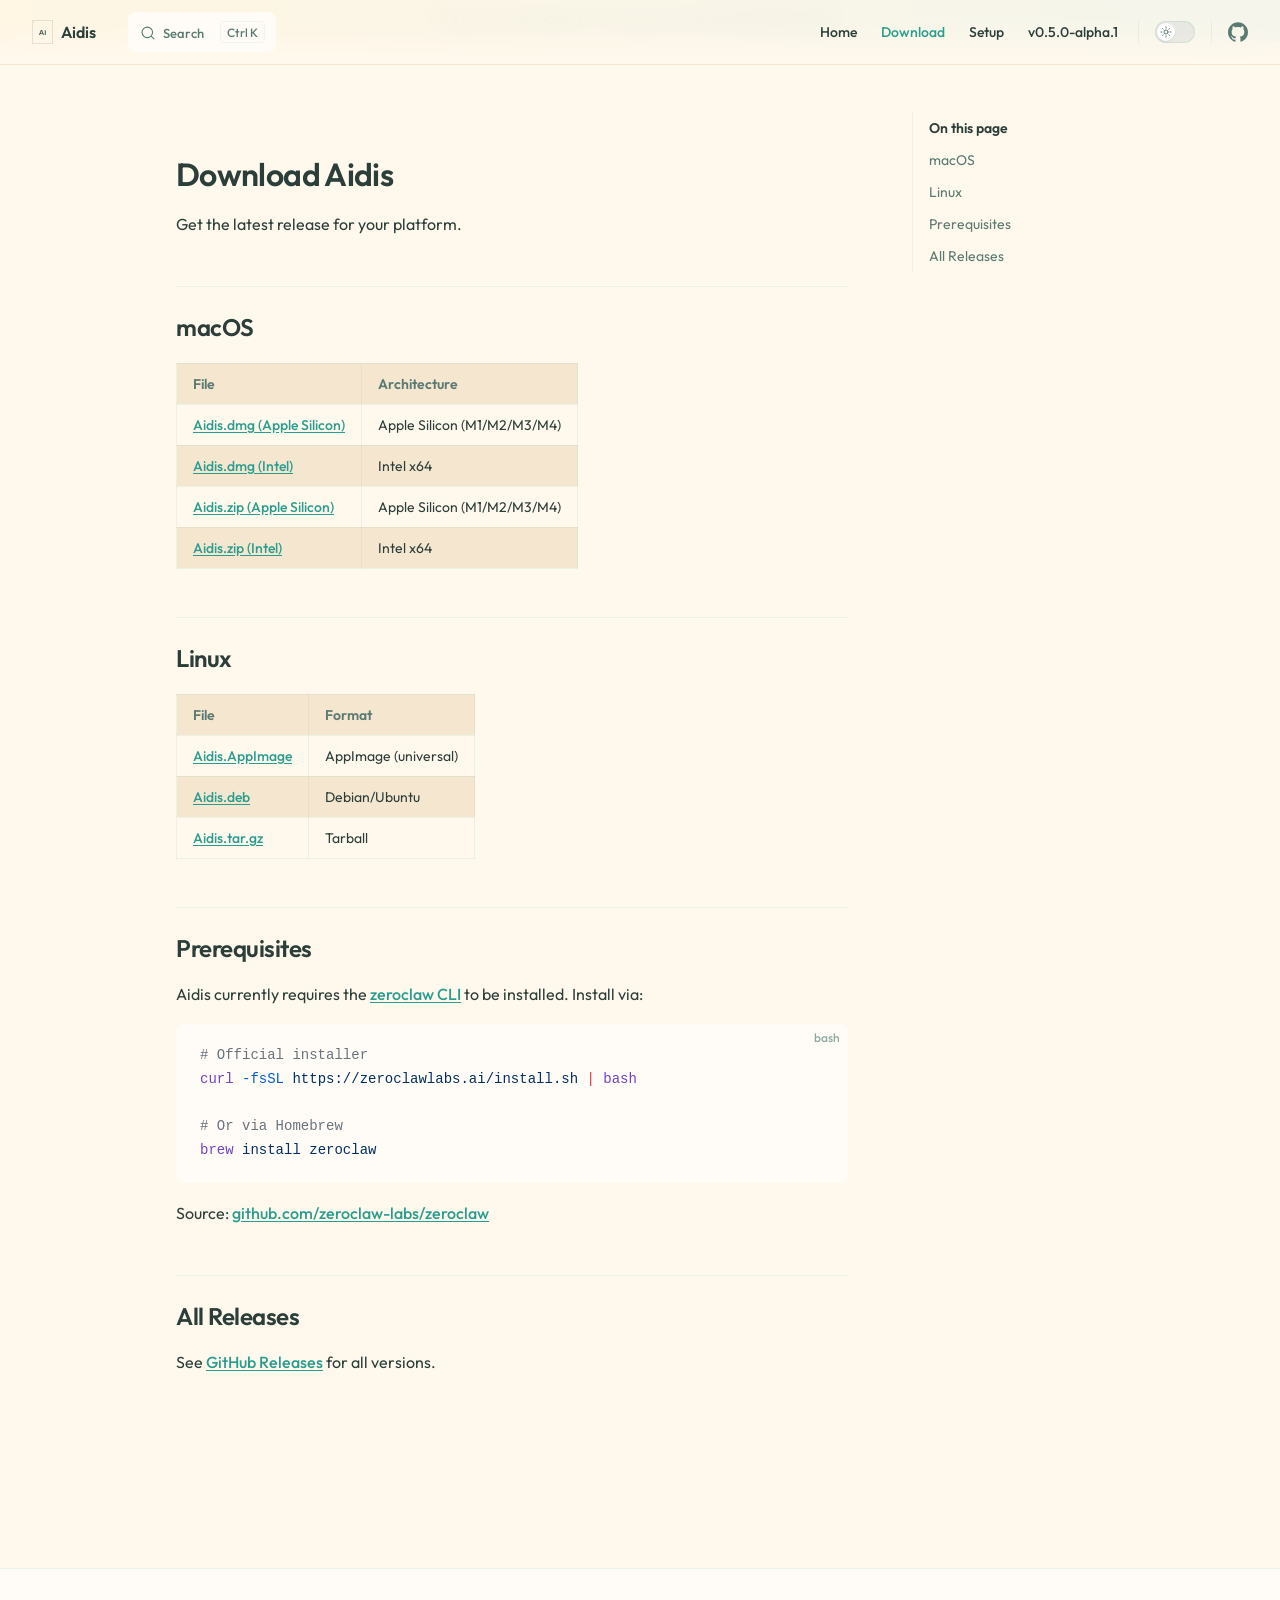
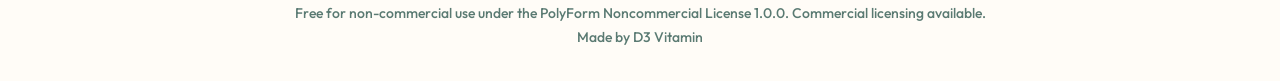
<file: download.html>
<!DOCTYPE html>
<html lang="en-US" dir="ltr">
  <head>
    <meta charset="utf-8">
    <meta name="viewport" content="width=device-width,initial-scale=1">
    <title>Download Aidis | Aidis</title>
    <meta name="description" content="A desktop AI agent management platform">
    <meta name="generator" content="VitePress v1.6.4">
    <link rel="preload stylesheet" href="/assets/style.gT86ceZ2.css" as="style">
    <link rel="preload stylesheet" href="/vp-icons.css" as="style">
    
    <script type="module" src="/assets/app.C0EzP61U.js"></script>
    <link rel="preload" href="/assets/inter-roman-latin.Di8DUHzh.woff2" as="font" type="font/woff2" crossorigin="">
    <link rel="modulepreload" href="/assets/chunks/theme.C_yf29ul.js">
    <link rel="modulepreload" href="/assets/chunks/framework.ePeAWSvT.js">
    <link rel="modulepreload" href="/assets/download.md.B_jLw6pZ.lean.js">
    <link rel="icon" type="image/png" href="/aidis-logo.png">
    <script async src="https://www.googletagmanager.com/gtag/js?id=G-28WBVK7QYB"></script>
    <script>window.dataLayer=window.dataLayer||[];function gtag(){dataLayer.push(arguments)}gtag("js",new Date),gtag("config","G-28WBVK7QYB");</script>
    <script id="check-dark-mode">(()=>{const e=localStorage.getItem("vitepress-theme-appearance")||"auto",a=window.matchMedia("(prefers-color-scheme: dark)").matches;(!e||e==="auto"?a:e==="dark")&&document.documentElement.classList.add("dark")})();</script>
    <script id="check-mac-os">document.documentElement.classList.toggle("mac",/Mac|iPhone|iPod|iPad/i.test(navigator.platform));</script>
  </head>
  <body>
    <div id="app"><div class="Layout" data-v-5d98c3a5><!--[--><!----><!--]--><!--[--><span tabindex="-1" data-v-0b0ada53></span><a href="#VPContent" class="VPSkipLink visually-hidden" data-v-0b0ada53>Skip to content</a><!--]--><!----><header class="VPNav" data-v-5d98c3a5 data-v-ae24b3ad><div class="VPNavBar" data-v-ae24b3ad data-v-6aa21345><div class="wrapper" data-v-6aa21345><div class="container" data-v-6aa21345><div class="title" data-v-6aa21345><div class="VPNavBarTitle" data-v-6aa21345 data-v-1168a8e4><a class="title" href="/" data-v-1168a8e4><!--[--><!--]--><!--[--><!--[--><!--[--><img class="VPImage dark logo" src="/aidis-logo-dark.svg" alt data-v-8426fc1a><!--]--><!--[--><img class="VPImage light logo" src="/aidis-logo.svg" alt data-v-8426fc1a><!--]--><!--]--><!--]--><span data-v-1168a8e4>Aidis</span><!--[--><!--]--></a></div></div><div class="content" data-v-6aa21345><div class="content-body" data-v-6aa21345><!--[--><!--]--><div class="VPNavBarSearch search" data-v-6aa21345><!--[--><!----><div id="local-search"><button type="button" class="DocSearch DocSearch-Button" aria-label="Search"><span class="DocSearch-Button-Container"><span class="vp-icon DocSearch-Search-Icon"></span><span class="DocSearch-Button-Placeholder">Search</span></span><span class="DocSearch-Button-Keys"><kbd class="DocSearch-Button-Key"></kbd><kbd class="DocSearch-Button-Key">K</kbd></span></button></div><!--]--></div><nav aria-labelledby="main-nav-aria-label" class="VPNavBarMenu menu" data-v-6aa21345 data-v-dc692963><span id="main-nav-aria-label" class="visually-hidden" data-v-dc692963> Main Navigation </span><!--[--><!--[--><a class="VPLink link VPNavBarMenuLink" href="/" tabindex="0" data-v-dc692963 data-v-e56f3d57><!--[--><span data-v-e56f3d57>Home</span><!--]--></a><!--]--><!--[--><a class="VPLink link VPNavBarMenuLink active" href="/download.html" tabindex="0" data-v-dc692963 data-v-e56f3d57><!--[--><span data-v-e56f3d57>Download</span><!--]--></a><!--]--><!--[--><a class="VPLink link VPNavBarMenuLink" href="/setup/" tabindex="0" data-v-dc692963 data-v-e56f3d57><!--[--><span data-v-e56f3d57>Setup</span><!--]--></a><!--]--><!--[--><a class="VPLink link VPNavBarMenuLink" href="/changelog.html" tabindex="0" data-v-dc692963 data-v-e56f3d57><!--[--><span data-v-e56f3d57>v0.5.0-alpha.1</span><!--]--></a><!--]--><!--]--></nav><!----><div class="VPNavBarAppearance appearance" data-v-6aa21345 data-v-6c893767><button class="VPSwitch VPSwitchAppearance" type="button" role="switch" title aria-checked="false" data-v-6c893767 data-v-5337faa4 data-v-1d5665e3><span class="check" data-v-1d5665e3><span class="icon" data-v-1d5665e3><!--[--><span class="vpi-sun sun" data-v-5337faa4></span><span class="vpi-moon moon" data-v-5337faa4></span><!--]--></span></span></button></div><div class="VPSocialLinks VPNavBarSocialLinks social-links" data-v-6aa21345 data-v-0394ad82 data-v-7bc22406><!--[--><a class="VPSocialLink no-icon" href="https://github.com/nicholasbester/aidis-releases" aria-label="github" target="_blank" rel="noopener" data-v-7bc22406 data-v-bd121fe5><span class="vpi-social-github"></span></a><!--]--></div><div class="VPFlyout VPNavBarExtra extra" data-v-6aa21345 data-v-bb2aa2f0 data-v-cf11d7a2><button type="button" class="button" aria-haspopup="true" aria-expanded="false" aria-label="extra navigation" data-v-cf11d7a2><span class="vpi-more-horizontal icon" data-v-cf11d7a2></span></button><div class="menu" data-v-cf11d7a2><div class="VPMenu" data-v-cf11d7a2 data-v-b98bc113><!----><!--[--><!--[--><!----><div class="group" data-v-bb2aa2f0><div class="item appearance" data-v-bb2aa2f0><p class="label" data-v-bb2aa2f0>Appearance</p><div class="appearance-action" data-v-bb2aa2f0><button class="VPSwitch VPSwitchAppearance" type="button" role="switch" title aria-checked="false" data-v-bb2aa2f0 data-v-5337faa4 data-v-1d5665e3><span class="check" data-v-1d5665e3><span class="icon" data-v-1d5665e3><!--[--><span class="vpi-sun sun" data-v-5337faa4></span><span class="vpi-moon moon" data-v-5337faa4></span><!--]--></span></span></button></div></div></div><div class="group" data-v-bb2aa2f0><div class="item social-links" data-v-bb2aa2f0><div class="VPSocialLinks social-links-list" data-v-bb2aa2f0 data-v-7bc22406><!--[--><a class="VPSocialLink no-icon" href="https://github.com/nicholasbester/aidis-releases" aria-label="github" target="_blank" rel="noopener" data-v-7bc22406 data-v-bd121fe5><span class="vpi-social-github"></span></a><!--]--></div></div></div><!--]--><!--]--></div></div></div><!--[--><!--]--><button type="button" class="VPNavBarHamburger hamburger" aria-label="mobile navigation" aria-expanded="false" aria-controls="VPNavScreen" data-v-6aa21345 data-v-e5dd9c1c><span class="container" data-v-e5dd9c1c><span class="top" data-v-e5dd9c1c></span><span class="middle" data-v-e5dd9c1c></span><span class="bottom" data-v-e5dd9c1c></span></span></button></div></div></div></div><div class="divider" data-v-6aa21345><div class="divider-line" data-v-6aa21345></div></div></div><!----></header><div class="VPLocalNav empty fixed" data-v-5d98c3a5 data-v-a6f0e41e><div class="container" data-v-a6f0e41e><!----><div class="VPLocalNavOutlineDropdown" style="--vp-vh:0px;" data-v-a6f0e41e data-v-8a42e2b4><button data-v-8a42e2b4>Return to top</button><!----></div></div></div><!----><div class="VPContent" id="VPContent" data-v-5d98c3a5 data-v-1428d186><div class="VPDoc has-aside" data-v-1428d186 data-v-39a288b8><!--[--><!--]--><div class="container" data-v-39a288b8><div class="aside" data-v-39a288b8><div class="aside-curtain" data-v-39a288b8></div><div class="aside-container" data-v-39a288b8><div class="aside-content" data-v-39a288b8><div class="VPDocAside" data-v-39a288b8 data-v-3f215769><!--[--><!--]--><!--[--><!--]--><nav aria-labelledby="doc-outline-aria-label" class="VPDocAsideOutline" data-v-3f215769 data-v-a5bbad30><div class="content" data-v-a5bbad30><div class="outline-marker" data-v-a5bbad30></div><div aria-level="2" class="outline-title" id="doc-outline-aria-label" role="heading" data-v-a5bbad30>On this page</div><ul class="VPDocOutlineItem root" data-v-a5bbad30 data-v-b933a997><!--[--><!--]--></ul></div></nav><!--[--><!--]--><div class="spacer" data-v-3f215769></div><!--[--><!--]--><!----><!--[--><!--]--><!--[--><!--]--></div></div></div></div><div class="content" data-v-39a288b8><div class="content-container" data-v-39a288b8><!--[--><!--]--><main class="main" data-v-39a288b8><div style="position:relative;" class="vp-doc _download" data-v-39a288b8><div><h1 id="download-aidis" tabindex="-1">Download Aidis <a class="header-anchor" href="#download-aidis" aria-label="Permalink to &quot;Download Aidis&quot;">​</a></h1><p>Get the latest release for your platform.</p><h2 id="macos" tabindex="-1">macOS <a class="header-anchor" href="#macos" aria-label="Permalink to &quot;macOS&quot;">​</a></h2><table tabindex="0"><thead><tr><th>File</th><th>Architecture</th></tr></thead><tbody><tr><td><a href="https://github.com/nicholasbester/aidis-releases/releases/latest/download/Aidis-arm64.dmg" target="_blank" rel="noreferrer">Aidis.dmg (Apple Silicon)</a></td><td>Apple Silicon (M1/M2/M3/M4)</td></tr><tr><td><a href="https://github.com/nicholasbester/aidis-releases/releases/latest/download/Aidis-x64.dmg" target="_blank" rel="noreferrer">Aidis.dmg (Intel)</a></td><td>Intel x64</td></tr><tr><td><a href="https://github.com/nicholasbester/aidis-releases/releases/latest/download/Aidis-arm64-mac.zip" target="_blank" rel="noreferrer">Aidis.zip (Apple Silicon)</a></td><td>Apple Silicon (M1/M2/M3/M4)</td></tr><tr><td><a href="https://github.com/nicholasbester/aidis-releases/releases/latest/download/Aidis-x64-mac.zip" target="_blank" rel="noreferrer">Aidis.zip (Intel)</a></td><td>Intel x64</td></tr></tbody></table><h2 id="linux" tabindex="-1">Linux <a class="header-anchor" href="#linux" aria-label="Permalink to &quot;Linux&quot;">​</a></h2><table tabindex="0"><thead><tr><th>File</th><th>Format</th></tr></thead><tbody><tr><td><a href="https://github.com/nicholasbester/aidis-releases/releases/latest/download/Aidis.AppImage" target="_blank" rel="noreferrer">Aidis.AppImage</a></td><td>AppImage (universal)</td></tr><tr><td><a href="https://github.com/nicholasbester/aidis-releases/releases/latest/download/aidis-desktop.deb" target="_blank" rel="noreferrer">Aidis.deb</a></td><td>Debian/Ubuntu</td></tr><tr><td><a href="https://github.com/nicholasbester/aidis-releases/releases/latest/download/aidis-desktop.tar.gz" target="_blank" rel="noreferrer">Aidis.tar.gz</a></td><td>Tarball</td></tr></tbody></table><h2 id="prerequisites" tabindex="-1">Prerequisites <a class="header-anchor" href="#prerequisites" aria-label="Permalink to &quot;Prerequisites&quot;">​</a></h2><p>Aidis currently requires the <a href="https://zeroclawlabs.ai" target="_blank" rel="noreferrer">zeroclaw CLI</a> to be installed. Install via:</p><div class="language-bash vp-adaptive-theme"><button title="Copy Code" class="copy"></button><span class="lang">bash</span><pre class="shiki shiki-themes github-light github-dark vp-code" tabindex="0"><code><span class="line"><span style="--shiki-light:#6A737D;--shiki-dark:#6A737D;"># Official installer</span></span>
<span class="line"><span style="--shiki-light:#6F42C1;--shiki-dark:#B392F0;">curl</span><span style="--shiki-light:#005CC5;--shiki-dark:#79B8FF;"> -fsSL</span><span style="--shiki-light:#032F62;--shiki-dark:#9ECBFF;"> https://zeroclawlabs.ai/install.sh</span><span style="--shiki-light:#D73A49;--shiki-dark:#F97583;"> |</span><span style="--shiki-light:#6F42C1;--shiki-dark:#B392F0;"> bash</span></span>
<span class="line"></span>
<span class="line"><span style="--shiki-light:#6A737D;--shiki-dark:#6A737D;"># Or via Homebrew</span></span>
<span class="line"><span style="--shiki-light:#6F42C1;--shiki-dark:#B392F0;">brew</span><span style="--shiki-light:#032F62;--shiki-dark:#9ECBFF;"> install</span><span style="--shiki-light:#032F62;--shiki-dark:#9ECBFF;"> zeroclaw</span></span></code></pre></div><p>Source: <a href="https://github.com/zeroclaw-labs/zeroclaw" target="_blank" rel="noreferrer">github.com/zeroclaw-labs/zeroclaw</a></p><h2 id="all-releases" tabindex="-1">All Releases <a class="header-anchor" href="#all-releases" aria-label="Permalink to &quot;All Releases&quot;">​</a></h2><p>See <a href="https://github.com/nicholasbester/aidis-releases/releases" target="_blank" rel="noreferrer">GitHub Releases</a> for all versions.</p></div></div></main><footer class="VPDocFooter" data-v-39a288b8 data-v-e257564d><!--[--><!--]--><!----><!----></footer><!--[--><!--]--></div></div></div><!--[--><!--]--></div></div><footer class="VPFooter" data-v-5d98c3a5 data-v-e315a0ad><div class="container" data-v-e315a0ad><p class="message" data-v-e315a0ad>Free for non-commercial use under the PolyForm Noncommercial License 1.0.0. Commercial licensing available.</p><p class="copyright" data-v-e315a0ad>Made by D3 Vitamin</p></div></footer><!--[--><!--]--></div></div>
    <script>window.__VP_HASH_MAP__=JSON.parse("{\"changelog.md\":\"BPsAR1PE\",\"download.md\":\"B_jLw6pZ\",\"index.md\":\"BH07lZex\",\"setup_index.md\":\"DX5EZu4N\"}");window.__VP_SITE_DATA__=JSON.parse("{\"lang\":\"en-US\",\"dir\":\"ltr\",\"title\":\"Aidis\",\"description\":\"A desktop AI agent management platform\",\"base\":\"/\",\"head\":[],\"router\":{\"prefetchLinks\":true},\"appearance\":true,\"themeConfig\":{\"logo\":{\"light\":\"/aidis-logo.svg\",\"dark\":\"/aidis-logo-dark.svg\"},\"nav\":[{\"text\":\"Home\",\"link\":\"/\"},{\"text\":\"Download\",\"link\":\"/download\"},{\"text\":\"Setup\",\"link\":\"/setup/\"},{\"text\":\"v0.5.0-alpha.1\",\"link\":\"/changelog\"}],\"sidebar\":{\"/setup/\":[{\"text\":\"Aidis\",\"items\":[{\"text\":\"Setup Guide\",\"link\":\"/setup/\"}]}]},\"socialLinks\":[{\"icon\":\"github\",\"link\":\"https://github.com/nicholasbester/aidis-releases\"}],\"search\":{\"provider\":\"local\"},\"footer\":{\"message\":\"Free for non-commercial use under the PolyForm Noncommercial License 1.0.0. Commercial licensing available.\",\"copyright\":\"Made by D3 Vitamin\"}},\"locales\":{},\"scrollOffset\":134,\"cleanUrls\":false}");</script>
    
  </body>
</html>
</file>
<file: assets/style.gT86ceZ2.css>
@import"https://fonts.googleapis.com/css2?family=Cormorant+Garamond:ital,wght@0,300;0,400;0,500;0,600;1,300;1,400;1,500&family=Outfit:wght@200;300;400;500;600&family=Caveat:wght@400;600&display=swap";@font-face{font-family:Inter;font-style:normal;font-weight:100 900;font-display:swap;src:url(/assets/inter-roman-cyrillic-ext.BBPuwvHQ.woff2) format("woff2");unicode-range:U+0460-052F,U+1C80-1C88,U+20B4,U+2DE0-2DFF,U+A640-A69F,U+FE2E-FE2F}@font-face{font-family:Inter;font-style:normal;font-weight:100 900;font-display:swap;src:url(/assets/inter-roman-cyrillic.C5lxZ8CY.woff2) format("woff2");unicode-range:U+0301,U+0400-045F,U+0490-0491,U+04B0-04B1,U+2116}@font-face{font-family:Inter;font-style:normal;font-weight:100 900;font-display:swap;src:url(/assets/inter-roman-greek-ext.CqjqNYQ-.woff2) format("woff2");unicode-range:U+1F00-1FFF}@font-face{font-family:Inter;font-style:normal;font-weight:100 900;font-display:swap;src:url(/assets/inter-roman-greek.BBVDIX6e.woff2) format("woff2");unicode-range:U+0370-0377,U+037A-037F,U+0384-038A,U+038C,U+038E-03A1,U+03A3-03FF}@font-face{font-family:Inter;font-style:normal;font-weight:100 900;font-display:swap;src:url(/assets/inter-roman-vietnamese.BjW4sHH5.woff2) format("woff2");unicode-range:U+0102-0103,U+0110-0111,U+0128-0129,U+0168-0169,U+01A0-01A1,U+01AF-01B0,U+0300-0301,U+0303-0304,U+0308-0309,U+0323,U+0329,U+1EA0-1EF9,U+20AB}@font-face{font-family:Inter;font-style:normal;font-weight:100 900;font-display:swap;src:url(/assets/inter-roman-latin-ext.4ZJIpNVo.woff2) format("woff2");unicode-range:U+0100-02AF,U+0304,U+0308,U+0329,U+1E00-1E9F,U+1EF2-1EFF,U+2020,U+20A0-20AB,U+20AD-20C0,U+2113,U+2C60-2C7F,U+A720-A7FF}@font-face{font-family:Inter;font-style:normal;font-weight:100 900;font-display:swap;src:url(/assets/inter-roman-latin.Di8DUHzh.woff2) format("woff2");unicode-range:U+0000-00FF,U+0131,U+0152-0153,U+02BB-02BC,U+02C6,U+02DA,U+02DC,U+0304,U+0308,U+0329,U+2000-206F,U+2074,U+20AC,U+2122,U+2191,U+2193,U+2212,U+2215,U+FEFF,U+FFFD}@font-face{font-family:Inter;font-style:italic;font-weight:100 900;font-display:swap;src:url(/assets/inter-italic-cyrillic-ext.r48I6akx.woff2) format("woff2");unicode-range:U+0460-052F,U+1C80-1C88,U+20B4,U+2DE0-2DFF,U+A640-A69F,U+FE2E-FE2F}@font-face{font-family:Inter;font-style:italic;font-weight:100 900;font-display:swap;src:url(/assets/inter-italic-cyrillic.By2_1cv3.woff2) format("woff2");unicode-range:U+0301,U+0400-045F,U+0490-0491,U+04B0-04B1,U+2116}@font-face{font-family:Inter;font-style:italic;font-weight:100 900;font-display:swap;src:url(/assets/inter-italic-greek-ext.1u6EdAuj.woff2) format("woff2");unicode-range:U+1F00-1FFF}@font-face{font-family:Inter;font-style:italic;font-weight:100 900;font-display:swap;src:url(/assets/inter-italic-greek.DJ8dCoTZ.woff2) format("woff2");unicode-range:U+0370-0377,U+037A-037F,U+0384-038A,U+038C,U+038E-03A1,U+03A3-03FF}@font-face{font-family:Inter;font-style:italic;font-weight:100 900;font-display:swap;src:url(/assets/inter-italic-vietnamese.BSbpV94h.woff2) format("woff2");unicode-range:U+0102-0103,U+0110-0111,U+0128-0129,U+0168-0169,U+01A0-01A1,U+01AF-01B0,U+0300-0301,U+0303-0304,U+0308-0309,U+0323,U+0329,U+1EA0-1EF9,U+20AB}@font-face{font-family:Inter;font-style:italic;font-weight:100 900;font-display:swap;src:url(/assets/inter-italic-latin-ext.CN1xVJS-.woff2) format("woff2");unicode-range:U+0100-02AF,U+0304,U+0308,U+0329,U+1E00-1E9F,U+1EF2-1EFF,U+2020,U+20A0-20AB,U+20AD-20C0,U+2113,U+2C60-2C7F,U+A720-A7FF}@font-face{font-family:Inter;font-style:italic;font-weight:100 900;font-display:swap;src:url(/assets/inter-italic-latin.C2AdPX0b.woff2) format("woff2");unicode-range:U+0000-00FF,U+0131,U+0152-0153,U+02BB-02BC,U+02C6,U+02DA,U+02DC,U+0304,U+0308,U+0329,U+2000-206F,U+2074,U+20AC,U+2122,U+2191,U+2193,U+2212,U+2215,U+FEFF,U+FFFD}@font-face{font-family:Punctuation SC;font-weight:400;src:local("PingFang SC Regular"),local("Noto Sans CJK SC"),local("Microsoft YaHei");unicode-range:U+201C,U+201D,U+2018,U+2019,U+2E3A,U+2014,U+2013,U+2026,U+00B7,U+007E,U+002F}@font-face{font-family:Punctuation SC;font-weight:500;src:local("PingFang SC Medium"),local("Noto Sans CJK SC"),local("Microsoft YaHei");unicode-range:U+201C,U+201D,U+2018,U+2019,U+2E3A,U+2014,U+2013,U+2026,U+00B7,U+007E,U+002F}@font-face{font-family:Punctuation SC;font-weight:600;src:local("PingFang SC Semibold"),local("Noto Sans CJK SC Bold"),local("Microsoft YaHei Bold");unicode-range:U+201C,U+201D,U+2018,U+2019,U+2E3A,U+2014,U+2013,U+2026,U+00B7,U+007E,U+002F}@font-face{font-family:Punctuation SC;font-weight:700;src:local("PingFang SC Semibold"),local("Noto Sans CJK SC Bold"),local("Microsoft YaHei Bold");unicode-range:U+201C,U+201D,U+2018,U+2019,U+2E3A,U+2014,U+2013,U+2026,U+00B7,U+007E,U+002F}:root{--vp-c-white: #ffffff;--vp-c-black: #000000;--vp-c-neutral: var(--vp-c-black);--vp-c-neutral-inverse: var(--vp-c-white)}.dark{--vp-c-neutral: var(--vp-c-white);--vp-c-neutral-inverse: var(--vp-c-black)}:root{--vp-c-gray-1: #dddde3;--vp-c-gray-2: #e4e4e9;--vp-c-gray-3: #ebebef;--vp-c-gray-soft: rgba(142, 150, 170, .14);--vp-c-indigo-1: #3451b2;--vp-c-indigo-2: #3a5ccc;--vp-c-indigo-3: #5672cd;--vp-c-indigo-soft: rgba(100, 108, 255, .14);--vp-c-purple-1: #6f42c1;--vp-c-purple-2: #7e4cc9;--vp-c-purple-3: #8e5cd9;--vp-c-purple-soft: rgba(159, 122, 234, .14);--vp-c-green-1: #18794e;--vp-c-green-2: #299764;--vp-c-green-3: #30a46c;--vp-c-green-soft: rgba(16, 185, 129, .14);--vp-c-yellow-1: #915930;--vp-c-yellow-2: #946300;--vp-c-yellow-3: #9f6a00;--vp-c-yellow-soft: rgba(234, 179, 8, .14);--vp-c-red-1: #b8272c;--vp-c-red-2: #d5393e;--vp-c-red-3: #e0575b;--vp-c-red-soft: rgba(244, 63, 94, .14);--vp-c-sponsor: #db2777}.dark{--vp-c-gray-1: #515c67;--vp-c-gray-2: #414853;--vp-c-gray-3: #32363f;--vp-c-gray-soft: rgba(101, 117, 133, .16);--vp-c-indigo-1: #a8b1ff;--vp-c-indigo-2: #5c73e7;--vp-c-indigo-3: #3e63dd;--vp-c-indigo-soft: rgba(100, 108, 255, .16);--vp-c-purple-1: #c8abfa;--vp-c-purple-2: #a879e6;--vp-c-purple-3: #8e5cd9;--vp-c-purple-soft: rgba(159, 122, 234, .16);--vp-c-green-1: #3dd68c;--vp-c-green-2: #30a46c;--vp-c-green-3: #298459;--vp-c-green-soft: rgba(16, 185, 129, .16);--vp-c-yellow-1: #f9b44e;--vp-c-yellow-2: #da8b17;--vp-c-yellow-3: #a46a0a;--vp-c-yellow-soft: rgba(234, 179, 8, .16);--vp-c-red-1: #f66f81;--vp-c-red-2: #f14158;--vp-c-red-3: #b62a3c;--vp-c-red-soft: rgba(244, 63, 94, .16)}:root{--vp-c-bg: #ffffff;--vp-c-bg-alt: #f6f6f7;--vp-c-bg-elv: #ffffff;--vp-c-bg-soft: #f6f6f7}.dark{--vp-c-bg: #1b1b1f;--vp-c-bg-alt: #161618;--vp-c-bg-elv: #202127;--vp-c-bg-soft: #202127}:root{--vp-c-border: #c2c2c4;--vp-c-divider: #e2e2e3;--vp-c-gutter: #e2e2e3}.dark{--vp-c-border: #3c3f44;--vp-c-divider: #2e2e32;--vp-c-gutter: #000000}:root{--vp-c-text-1: #3c3c43;--vp-c-text-2: #67676c;--vp-c-text-3: #929295}.dark{--vp-c-text-1: #dfdfd6;--vp-c-text-2: #98989f;--vp-c-text-3: #6a6a71}:root{--vp-c-default-1: var(--vp-c-gray-1);--vp-c-default-2: var(--vp-c-gray-2);--vp-c-default-3: var(--vp-c-gray-3);--vp-c-default-soft: var(--vp-c-gray-soft);--vp-c-brand-1: var(--vp-c-indigo-1);--vp-c-brand-2: var(--vp-c-indigo-2);--vp-c-brand-3: var(--vp-c-indigo-3);--vp-c-brand-soft: var(--vp-c-indigo-soft);--vp-c-brand: var(--vp-c-brand-1);--vp-c-tip-1: var(--vp-c-brand-1);--vp-c-tip-2: var(--vp-c-brand-2);--vp-c-tip-3: var(--vp-c-brand-3);--vp-c-tip-soft: var(--vp-c-brand-soft);--vp-c-note-1: var(--vp-c-brand-1);--vp-c-note-2: var(--vp-c-brand-2);--vp-c-note-3: var(--vp-c-brand-3);--vp-c-note-soft: var(--vp-c-brand-soft);--vp-c-success-1: var(--vp-c-green-1);--vp-c-success-2: var(--vp-c-green-2);--vp-c-success-3: var(--vp-c-green-3);--vp-c-success-soft: var(--vp-c-green-soft);--vp-c-important-1: var(--vp-c-purple-1);--vp-c-important-2: var(--vp-c-purple-2);--vp-c-important-3: var(--vp-c-purple-3);--vp-c-important-soft: var(--vp-c-purple-soft);--vp-c-warning-1: var(--vp-c-yellow-1);--vp-c-warning-2: var(--vp-c-yellow-2);--vp-c-warning-3: var(--vp-c-yellow-3);--vp-c-warning-soft: var(--vp-c-yellow-soft);--vp-c-danger-1: var(--vp-c-red-1);--vp-c-danger-2: var(--vp-c-red-2);--vp-c-danger-3: var(--vp-c-red-3);--vp-c-danger-soft: var(--vp-c-red-soft);--vp-c-caution-1: var(--vp-c-red-1);--vp-c-caution-2: var(--vp-c-red-2);--vp-c-caution-3: var(--vp-c-red-3);--vp-c-caution-soft: var(--vp-c-red-soft)}:root{--vp-font-family-base: "Inter", ui-sans-serif, system-ui, sans-serif, "Apple Color Emoji", "Segoe UI Emoji", "Segoe UI Symbol", "Noto Color Emoji";--vp-font-family-mono: ui-monospace, "Menlo", "Monaco", "Consolas", "Liberation Mono", "Courier New", monospace;font-optical-sizing:auto}:root:where(:lang(zh)){--vp-font-family-base: "Punctuation SC", "Inter", ui-sans-serif, system-ui, sans-serif, "Apple Color Emoji", "Segoe UI Emoji", "Segoe UI Symbol", "Noto Color Emoji"}:root{--vp-shadow-1: 0 1px 2px rgba(0, 0, 0, .04), 0 1px 2px rgba(0, 0, 0, .06);--vp-shadow-2: 0 3px 12px rgba(0, 0, 0, .07), 0 1px 4px rgba(0, 0, 0, .07);--vp-shadow-3: 0 12px 32px rgba(0, 0, 0, .1), 0 2px 6px rgba(0, 0, 0, .08);--vp-shadow-4: 0 14px 44px rgba(0, 0, 0, .12), 0 3px 9px rgba(0, 0, 0, .12);--vp-shadow-5: 0 18px 56px rgba(0, 0, 0, .16), 0 4px 12px rgba(0, 0, 0, .16)}:root{--vp-z-index-footer: 10;--vp-z-index-local-nav: 20;--vp-z-index-nav: 30;--vp-z-index-layout-top: 40;--vp-z-index-backdrop: 50;--vp-z-index-sidebar: 60}@media (min-width: 960px){:root{--vp-z-index-sidebar: 25}}:root{--vp-layout-max-width: 1440px}:root{--vp-header-anchor-symbol: "#"}:root{--vp-code-line-height: 1.7;--vp-code-font-size: .875em;--vp-code-color: var(--vp-c-brand-1);--vp-code-link-color: var(--vp-c-brand-1);--vp-code-link-hover-color: var(--vp-c-brand-2);--vp-code-bg: var(--vp-c-default-soft);--vp-code-block-color: var(--vp-c-text-2);--vp-code-block-bg: var(--vp-c-bg-alt);--vp-code-block-divider-color: var(--vp-c-gutter);--vp-code-lang-color: var(--vp-c-text-3);--vp-code-line-highlight-color: var(--vp-c-default-soft);--vp-code-line-number-color: var(--vp-c-text-3);--vp-code-line-diff-add-color: var(--vp-c-success-soft);--vp-code-line-diff-add-symbol-color: var(--vp-c-success-1);--vp-code-line-diff-remove-color: var(--vp-c-danger-soft);--vp-code-line-diff-remove-symbol-color: var(--vp-c-danger-1);--vp-code-line-warning-color: var(--vp-c-warning-soft);--vp-code-line-error-color: var(--vp-c-danger-soft);--vp-code-copy-code-border-color: var(--vp-c-divider);--vp-code-copy-code-bg: var(--vp-c-bg-soft);--vp-code-copy-code-hover-border-color: var(--vp-c-divider);--vp-code-copy-code-hover-bg: var(--vp-c-bg);--vp-code-copy-code-active-text: var(--vp-c-text-2);--vp-code-copy-copied-text-content: "Copied";--vp-code-tab-divider: var(--vp-code-block-divider-color);--vp-code-tab-text-color: var(--vp-c-text-2);--vp-code-tab-bg: var(--vp-code-block-bg);--vp-code-tab-hover-text-color: var(--vp-c-text-1);--vp-code-tab-active-text-color: var(--vp-c-text-1);--vp-code-tab-active-bar-color: var(--vp-c-brand-1)}:lang(es),:lang(pt){--vp-code-copy-copied-text-content: "Copiado"}:lang(fa){--vp-code-copy-copied-text-content: "کپی شد"}:lang(ko){--vp-code-copy-copied-text-content: "복사됨"}:lang(ru){--vp-code-copy-copied-text-content: "Скопировано"}:lang(zh){--vp-code-copy-copied-text-content: "已复制"}:root{--vp-button-brand-border: transparent;--vp-button-brand-text: var(--vp-c-white);--vp-button-brand-bg: var(--vp-c-brand-3);--vp-button-brand-hover-border: transparent;--vp-button-brand-hover-text: var(--vp-c-white);--vp-button-brand-hover-bg: var(--vp-c-brand-2);--vp-button-brand-active-border: transparent;--vp-button-brand-active-text: var(--vp-c-white);--vp-button-brand-active-bg: var(--vp-c-brand-1);--vp-button-alt-border: transparent;--vp-button-alt-text: var(--vp-c-text-1);--vp-button-alt-bg: var(--vp-c-default-3);--vp-button-alt-hover-border: transparent;--vp-button-alt-hover-text: var(--vp-c-text-1);--vp-button-alt-hover-bg: var(--vp-c-default-2);--vp-button-alt-active-border: transparent;--vp-button-alt-active-text: var(--vp-c-text-1);--vp-button-alt-active-bg: var(--vp-c-default-1);--vp-button-sponsor-border: var(--vp-c-text-2);--vp-button-sponsor-text: var(--vp-c-text-2);--vp-button-sponsor-bg: transparent;--vp-button-sponsor-hover-border: var(--vp-c-sponsor);--vp-button-sponsor-hover-text: var(--vp-c-sponsor);--vp-button-sponsor-hover-bg: transparent;--vp-button-sponsor-active-border: var(--vp-c-sponsor);--vp-button-sponsor-active-text: var(--vp-c-sponsor);--vp-button-sponsor-active-bg: transparent}:root{--vp-custom-block-font-size: 14px;--vp-custom-block-code-font-size: 13px;--vp-custom-block-info-border: transparent;--vp-custom-block-info-text: var(--vp-c-text-1);--vp-custom-block-info-bg: var(--vp-c-default-soft);--vp-custom-block-info-code-bg: var(--vp-c-default-soft);--vp-custom-block-note-border: transparent;--vp-custom-block-note-text: var(--vp-c-text-1);--vp-custom-block-note-bg: var(--vp-c-default-soft);--vp-custom-block-note-code-bg: var(--vp-c-default-soft);--vp-custom-block-tip-border: transparent;--vp-custom-block-tip-text: var(--vp-c-text-1);--vp-custom-block-tip-bg: var(--vp-c-tip-soft);--vp-custom-block-tip-code-bg: var(--vp-c-tip-soft);--vp-custom-block-important-border: transparent;--vp-custom-block-important-text: var(--vp-c-text-1);--vp-custom-block-important-bg: var(--vp-c-important-soft);--vp-custom-block-important-code-bg: var(--vp-c-important-soft);--vp-custom-block-warning-border: transparent;--vp-custom-block-warning-text: var(--vp-c-text-1);--vp-custom-block-warning-bg: var(--vp-c-warning-soft);--vp-custom-block-warning-code-bg: var(--vp-c-warning-soft);--vp-custom-block-danger-border: transparent;--vp-custom-block-danger-text: var(--vp-c-text-1);--vp-custom-block-danger-bg: var(--vp-c-danger-soft);--vp-custom-block-danger-code-bg: var(--vp-c-danger-soft);--vp-custom-block-caution-border: transparent;--vp-custom-block-caution-text: var(--vp-c-text-1);--vp-custom-block-caution-bg: var(--vp-c-caution-soft);--vp-custom-block-caution-code-bg: var(--vp-c-caution-soft);--vp-custom-block-details-border: var(--vp-custom-block-info-border);--vp-custom-block-details-text: var(--vp-custom-block-info-text);--vp-custom-block-details-bg: var(--vp-custom-block-info-bg);--vp-custom-block-details-code-bg: var(--vp-custom-block-info-code-bg)}:root{--vp-input-border-color: var(--vp-c-border);--vp-input-bg-color: var(--vp-c-bg-alt);--vp-input-switch-bg-color: var(--vp-c-default-soft)}:root{--vp-nav-height: 64px;--vp-nav-bg-color: var(--vp-c-bg);--vp-nav-screen-bg-color: var(--vp-c-bg);--vp-nav-logo-height: 24px}.hide-nav{--vp-nav-height: 0px}.hide-nav .VPSidebar{--vp-nav-height: 22px}:root{--vp-local-nav-bg-color: var(--vp-c-bg)}:root{--vp-sidebar-width: 272px;--vp-sidebar-bg-color: var(--vp-c-bg-alt)}:root{--vp-backdrop-bg-color: rgba(0, 0, 0, .6)}:root{--vp-home-hero-name-color: var(--vp-c-brand-1);--vp-home-hero-name-background: transparent;--vp-home-hero-image-background-image: none;--vp-home-hero-image-filter: none}:root{--vp-badge-info-border: transparent;--vp-badge-info-text: var(--vp-c-text-2);--vp-badge-info-bg: var(--vp-c-default-soft);--vp-badge-tip-border: transparent;--vp-badge-tip-text: var(--vp-c-tip-1);--vp-badge-tip-bg: var(--vp-c-tip-soft);--vp-badge-warning-border: transparent;--vp-badge-warning-text: var(--vp-c-warning-1);--vp-badge-warning-bg: var(--vp-c-warning-soft);--vp-badge-danger-border: transparent;--vp-badge-danger-text: var(--vp-c-danger-1);--vp-badge-danger-bg: var(--vp-c-danger-soft)}:root{--vp-carbon-ads-text-color: var(--vp-c-text-1);--vp-carbon-ads-poweredby-color: var(--vp-c-text-2);--vp-carbon-ads-bg-color: var(--vp-c-bg-soft);--vp-carbon-ads-hover-text-color: var(--vp-c-brand-1);--vp-carbon-ads-hover-poweredby-color: var(--vp-c-text-1)}:root{--vp-local-search-bg: var(--vp-c-bg);--vp-local-search-result-bg: var(--vp-c-bg);--vp-local-search-result-border: var(--vp-c-divider);--vp-local-search-result-selected-bg: var(--vp-c-bg);--vp-local-search-result-selected-border: var(--vp-c-brand-1);--vp-local-search-highlight-bg: var(--vp-c-brand-1);--vp-local-search-highlight-text: var(--vp-c-neutral-inverse)}@media (prefers-reduced-motion: reduce){*,:before,:after{animation-delay:-1ms!important;animation-duration:1ms!important;animation-iteration-count:1!important;background-attachment:initial!important;scroll-behavior:auto!important;transition-duration:0s!important;transition-delay:0s!important}}*,:before,:after{box-sizing:border-box}html{line-height:1.4;font-size:16px;-webkit-text-size-adjust:100%}html.dark{color-scheme:dark}body{margin:0;width:100%;min-width:320px;min-height:100vh;line-height:24px;font-family:var(--vp-font-family-base);font-size:16px;font-weight:400;color:var(--vp-c-text-1);background-color:var(--vp-c-bg);font-synthesis:style;text-rendering:optimizeLegibility;-webkit-font-smoothing:antialiased;-moz-osx-font-smoothing:grayscale}main{display:block}h1,h2,h3,h4,h5,h6{margin:0;line-height:24px;font-size:16px;font-weight:400}p{margin:0}strong,b{font-weight:600}a,area,button,[role=button],input,label,select,summary,textarea{touch-action:manipulation}a{color:inherit;text-decoration:inherit}ol,ul{list-style:none;margin:0;padding:0}blockquote{margin:0}pre,code,kbd,samp{font-family:var(--vp-font-family-mono)}img,svg,video,canvas,audio,iframe,embed,object{display:block}figure{margin:0}img,video{max-width:100%;height:auto}button,input,optgroup,select,textarea{border:0;padding:0;line-height:inherit;color:inherit}button{padding:0;font-family:inherit;background-color:transparent;background-image:none}button:enabled,[role=button]:enabled{cursor:pointer}button:focus,button:focus-visible{outline:1px dotted;outline:4px auto -webkit-focus-ring-color}button:focus:not(:focus-visible){outline:none!important}input:focus,textarea:focus,select:focus{outline:none}table{border-collapse:collapse}input{background-color:transparent}input:-ms-input-placeholder,textarea:-ms-input-placeholder{color:var(--vp-c-text-3)}input::-ms-input-placeholder,textarea::-ms-input-placeholder{color:var(--vp-c-text-3)}input::placeholder,textarea::placeholder{color:var(--vp-c-text-3)}input::-webkit-outer-spin-button,input::-webkit-inner-spin-button{-webkit-appearance:none;margin:0}input[type=number]{-moz-appearance:textfield}textarea{resize:vertical}select{-webkit-appearance:none}fieldset{margin:0;padding:0}h1,h2,h3,h4,h5,h6,li,p{overflow-wrap:break-word}vite-error-overlay{z-index:9999}mjx-container{overflow-x:auto}mjx-container>svg{display:inline-block;margin:auto}[class^=vpi-],[class*=" vpi-"],.vp-icon{width:1em;height:1em}[class^=vpi-].bg,[class*=" vpi-"].bg,.vp-icon.bg{background-size:100% 100%;background-color:transparent}[class^=vpi-]:not(.bg),[class*=" vpi-"]:not(.bg),.vp-icon:not(.bg){-webkit-mask:var(--icon) no-repeat;mask:var(--icon) no-repeat;-webkit-mask-size:100% 100%;mask-size:100% 100%;background-color:currentColor;color:inherit}.vpi-align-left{--icon: url("data:image/svg+xml,%3Csvg xmlns='http://www.w3.org/2000/svg' fill='none' stroke='currentColor' stroke-linecap='round' stroke-linejoin='round' stroke-width='2' viewBox='0 0 24 24'%3E%3Cpath d='M21 6H3M15 12H3M17 18H3'/%3E%3C/svg%3E")}.vpi-arrow-right,.vpi-arrow-down,.vpi-arrow-left,.vpi-arrow-up{--icon: url("data:image/svg+xml,%3Csvg xmlns='http://www.w3.org/2000/svg' fill='none' stroke='currentColor' stroke-linecap='round' stroke-linejoin='round' stroke-width='2' viewBox='0 0 24 24'%3E%3Cpath d='M5 12h14M12 5l7 7-7 7'/%3E%3C/svg%3E")}.vpi-chevron-right,.vpi-chevron-down,.vpi-chevron-left,.vpi-chevron-up{--icon: url("data:image/svg+xml,%3Csvg xmlns='http://www.w3.org/2000/svg' fill='none' stroke='currentColor' stroke-linecap='round' stroke-linejoin='round' stroke-width='2' viewBox='0 0 24 24'%3E%3Cpath d='m9 18 6-6-6-6'/%3E%3C/svg%3E")}.vpi-chevron-down,.vpi-arrow-down{transform:rotate(90deg)}.vpi-chevron-left,.vpi-arrow-left{transform:rotate(180deg)}.vpi-chevron-up,.vpi-arrow-up{transform:rotate(-90deg)}.vpi-square-pen{--icon: url("data:image/svg+xml,%3Csvg xmlns='http://www.w3.org/2000/svg' fill='none' stroke='currentColor' stroke-linecap='round' stroke-linejoin='round' stroke-width='2' viewBox='0 0 24 24'%3E%3Cpath d='M12 3H5a2 2 0 0 0-2 2v14a2 2 0 0 0 2 2h14a2 2 0 0 0 2-2v-7'/%3E%3Cpath d='M18.375 2.625a2.121 2.121 0 1 1 3 3L12 15l-4 1 1-4Z'/%3E%3C/svg%3E")}.vpi-plus{--icon: url("data:image/svg+xml,%3Csvg xmlns='http://www.w3.org/2000/svg' fill='none' stroke='currentColor' stroke-linecap='round' stroke-linejoin='round' stroke-width='2' viewBox='0 0 24 24'%3E%3Cpath d='M5 12h14M12 5v14'/%3E%3C/svg%3E")}.vpi-sun{--icon: url("data:image/svg+xml,%3Csvg xmlns='http://www.w3.org/2000/svg' fill='none' stroke='currentColor' stroke-linecap='round' stroke-linejoin='round' stroke-width='2' viewBox='0 0 24 24'%3E%3Ccircle cx='12' cy='12' r='4'/%3E%3Cpath d='M12 2v2M12 20v2M4.93 4.93l1.41 1.41M17.66 17.66l1.41 1.41M2 12h2M20 12h2M6.34 17.66l-1.41 1.41M19.07 4.93l-1.41 1.41'/%3E%3C/svg%3E")}.vpi-moon{--icon: url("data:image/svg+xml,%3Csvg xmlns='http://www.w3.org/2000/svg' fill='none' stroke='currentColor' stroke-linecap='round' stroke-linejoin='round' stroke-width='2' viewBox='0 0 24 24'%3E%3Cpath d='M12 3a6 6 0 0 0 9 9 9 9 0 1 1-9-9Z'/%3E%3C/svg%3E")}.vpi-more-horizontal{--icon: url("data:image/svg+xml,%3Csvg xmlns='http://www.w3.org/2000/svg' fill='none' stroke='currentColor' stroke-linecap='round' stroke-linejoin='round' stroke-width='2' viewBox='0 0 24 24'%3E%3Ccircle cx='12' cy='12' r='1'/%3E%3Ccircle cx='19' cy='12' r='1'/%3E%3Ccircle cx='5' cy='12' r='1'/%3E%3C/svg%3E")}.vpi-languages{--icon: url("data:image/svg+xml,%3Csvg xmlns='http://www.w3.org/2000/svg' fill='none' stroke='currentColor' stroke-linecap='round' stroke-linejoin='round' stroke-width='2' viewBox='0 0 24 24'%3E%3Cpath d='m5 8 6 6M4 14l6-6 2-3M2 5h12M7 2h1M22 22l-5-10-5 10M14 18h6'/%3E%3C/svg%3E")}.vpi-heart{--icon: url("data:image/svg+xml,%3Csvg xmlns='http://www.w3.org/2000/svg' fill='none' stroke='currentColor' stroke-linecap='round' stroke-linejoin='round' stroke-width='2' viewBox='0 0 24 24'%3E%3Cpath d='M19 14c1.49-1.46 3-3.21 3-5.5A5.5 5.5 0 0 0 16.5 3c-1.76 0-3 .5-4.5 2-1.5-1.5-2.74-2-4.5-2A5.5 5.5 0 0 0 2 8.5c0 2.3 1.5 4.05 3 5.5l7 7Z'/%3E%3C/svg%3E")}.vpi-search{--icon: url("data:image/svg+xml,%3Csvg xmlns='http://www.w3.org/2000/svg' fill='none' stroke='currentColor' stroke-linecap='round' stroke-linejoin='round' stroke-width='2' viewBox='0 0 24 24'%3E%3Ccircle cx='11' cy='11' r='8'/%3E%3Cpath d='m21 21-4.3-4.3'/%3E%3C/svg%3E")}.vpi-layout-list{--icon: url("data:image/svg+xml,%3Csvg xmlns='http://www.w3.org/2000/svg' fill='none' stroke='currentColor' stroke-linecap='round' stroke-linejoin='round' stroke-width='2' viewBox='0 0 24 24'%3E%3Crect width='7' height='7' x='3' y='3' rx='1'/%3E%3Crect width='7' height='7' x='3' y='14' rx='1'/%3E%3Cpath d='M14 4h7M14 9h7M14 15h7M14 20h7'/%3E%3C/svg%3E")}.vpi-delete{--icon: url("data:image/svg+xml,%3Csvg xmlns='http://www.w3.org/2000/svg' fill='none' stroke='currentColor' stroke-linecap='round' stroke-linejoin='round' stroke-width='2' viewBox='0 0 24 24'%3E%3Cpath d='M20 5H9l-7 7 7 7h11a2 2 0 0 0 2-2V7a2 2 0 0 0-2-2ZM18 9l-6 6M12 9l6 6'/%3E%3C/svg%3E")}.vpi-corner-down-left{--icon: url("data:image/svg+xml,%3Csvg xmlns='http://www.w3.org/2000/svg' fill='none' stroke='currentColor' stroke-linecap='round' stroke-linejoin='round' stroke-width='2' viewBox='0 0 24 24'%3E%3Cpath d='m9 10-5 5 5 5'/%3E%3Cpath d='M20 4v7a4 4 0 0 1-4 4H4'/%3E%3C/svg%3E")}:root{--vp-icon-copy: url("data:image/svg+xml,%3Csvg xmlns='http://www.w3.org/2000/svg' fill='none' stroke='rgba(128,128,128,1)' stroke-linecap='round' stroke-linejoin='round' stroke-width='2' viewBox='0 0 24 24'%3E%3Crect width='8' height='4' x='8' y='2' rx='1' ry='1'/%3E%3Cpath d='M16 4h2a2 2 0 0 1 2 2v14a2 2 0 0 1-2 2H6a2 2 0 0 1-2-2V6a2 2 0 0 1 2-2h2'/%3E%3C/svg%3E");--vp-icon-copied: url("data:image/svg+xml,%3Csvg xmlns='http://www.w3.org/2000/svg' fill='none' stroke='rgba(128,128,128,1)' stroke-linecap='round' stroke-linejoin='round' stroke-width='2' viewBox='0 0 24 24'%3E%3Crect width='8' height='4' x='8' y='2' rx='1' ry='1'/%3E%3Cpath d='M16 4h2a2 2 0 0 1 2 2v14a2 2 0 0 1-2 2H6a2 2 0 0 1-2-2V6a2 2 0 0 1 2-2h2'/%3E%3Cpath d='m9 14 2 2 4-4'/%3E%3C/svg%3E")}.visually-hidden{position:absolute;width:1px;height:1px;white-space:nowrap;clip:rect(0 0 0 0);clip-path:inset(50%);overflow:hidden}.custom-block{border:1px solid transparent;border-radius:8px;padding:16px 16px 8px;line-height:24px;font-size:var(--vp-custom-block-font-size);color:var(--vp-c-text-2)}.custom-block.info{border-color:var(--vp-custom-block-info-border);color:var(--vp-custom-block-info-text);background-color:var(--vp-custom-block-info-bg)}.custom-block.info a,.custom-block.info code{color:var(--vp-c-brand-1)}.custom-block.info a:hover,.custom-block.info a:hover>code{color:var(--vp-c-brand-2)}.custom-block.info code{background-color:var(--vp-custom-block-info-code-bg)}.custom-block.note{border-color:var(--vp-custom-block-note-border);color:var(--vp-custom-block-note-text);background-color:var(--vp-custom-block-note-bg)}.custom-block.note a,.custom-block.note code{color:var(--vp-c-brand-1)}.custom-block.note a:hover,.custom-block.note a:hover>code{color:var(--vp-c-brand-2)}.custom-block.note code{background-color:var(--vp-custom-block-note-code-bg)}.custom-block.tip{border-color:var(--vp-custom-block-tip-border);color:var(--vp-custom-block-tip-text);background-color:var(--vp-custom-block-tip-bg)}.custom-block.tip a,.custom-block.tip code{color:var(--vp-c-tip-1)}.custom-block.tip a:hover,.custom-block.tip a:hover>code{color:var(--vp-c-tip-2)}.custom-block.tip code{background-color:var(--vp-custom-block-tip-code-bg)}.custom-block.important{border-color:var(--vp-custom-block-important-border);color:var(--vp-custom-block-important-text);background-color:var(--vp-custom-block-important-bg)}.custom-block.important a,.custom-block.important code{color:var(--vp-c-important-1)}.custom-block.important a:hover,.custom-block.important a:hover>code{color:var(--vp-c-important-2)}.custom-block.important code{background-color:var(--vp-custom-block-important-code-bg)}.custom-block.warning{border-color:var(--vp-custom-block-warning-border);color:var(--vp-custom-block-warning-text);background-color:var(--vp-custom-block-warning-bg)}.custom-block.warning a,.custom-block.warning code{color:var(--vp-c-warning-1)}.custom-block.warning a:hover,.custom-block.warning a:hover>code{color:var(--vp-c-warning-2)}.custom-block.warning code{background-color:var(--vp-custom-block-warning-code-bg)}.custom-block.danger{border-color:var(--vp-custom-block-danger-border);color:var(--vp-custom-block-danger-text);background-color:var(--vp-custom-block-danger-bg)}.custom-block.danger a,.custom-block.danger code{color:var(--vp-c-danger-1)}.custom-block.danger a:hover,.custom-block.danger a:hover>code{color:var(--vp-c-danger-2)}.custom-block.danger code{background-color:var(--vp-custom-block-danger-code-bg)}.custom-block.caution{border-color:var(--vp-custom-block-caution-border);color:var(--vp-custom-block-caution-text);background-color:var(--vp-custom-block-caution-bg)}.custom-block.caution a,.custom-block.caution code{color:var(--vp-c-caution-1)}.custom-block.caution a:hover,.custom-block.caution a:hover>code{color:var(--vp-c-caution-2)}.custom-block.caution code{background-color:var(--vp-custom-block-caution-code-bg)}.custom-block.details{border-color:var(--vp-custom-block-details-border);color:var(--vp-custom-block-details-text);background-color:var(--vp-custom-block-details-bg)}.custom-block.details a{color:var(--vp-c-brand-1)}.custom-block.details a:hover,.custom-block.details a:hover>code{color:var(--vp-c-brand-2)}.custom-block.details code{background-color:var(--vp-custom-block-details-code-bg)}.custom-block-title{font-weight:600}.custom-block p+p{margin:8px 0}.custom-block.details summary{margin:0 0 8px;font-weight:700;cursor:pointer;-webkit-user-select:none;user-select:none}.custom-block.details summary+p{margin:8px 0}.custom-block a{color:inherit;font-weight:600;text-decoration:underline;text-underline-offset:2px;transition:opacity .25s}.custom-block a:hover{opacity:.75}.custom-block code{font-size:var(--vp-custom-block-code-font-size)}.custom-block.custom-block th,.custom-block.custom-block blockquote>p{font-size:var(--vp-custom-block-font-size);color:inherit}.dark .vp-code span{color:var(--shiki-dark, inherit)}html:not(.dark) .vp-code span{color:var(--shiki-light, inherit)}.vp-code-group{margin-top:16px}.vp-code-group .tabs{position:relative;display:flex;margin-right:-24px;margin-left:-24px;padding:0 12px;background-color:var(--vp-code-tab-bg);overflow-x:auto;overflow-y:hidden;box-shadow:inset 0 -1px var(--vp-code-tab-divider)}@media (min-width: 640px){.vp-code-group .tabs{margin-right:0;margin-left:0;border-radius:8px 8px 0 0}}.vp-code-group .tabs input{position:fixed;opacity:0;pointer-events:none}.vp-code-group .tabs label{position:relative;display:inline-block;border-bottom:1px solid transparent;padding:0 12px;line-height:48px;font-size:14px;font-weight:500;color:var(--vp-code-tab-text-color);white-space:nowrap;cursor:pointer;transition:color .25s}.vp-code-group .tabs label:after{position:absolute;right:8px;bottom:-1px;left:8px;z-index:1;height:2px;border-radius:2px;content:"";background-color:transparent;transition:background-color .25s}.vp-code-group label:hover{color:var(--vp-code-tab-hover-text-color)}.vp-code-group input:checked+label{color:var(--vp-code-tab-active-text-color)}.vp-code-group input:checked+label:after{background-color:var(--vp-code-tab-active-bar-color)}.vp-code-group div[class*=language-],.vp-block{display:none;margin-top:0!important;border-top-left-radius:0!important;border-top-right-radius:0!important}.vp-code-group div[class*=language-].active,.vp-block.active{display:block}.vp-block{padding:20px 24px}.vp-doc h1,.vp-doc h2,.vp-doc h3,.vp-doc h4,.vp-doc h5,.vp-doc h6{position:relative;font-weight:600;outline:none}.vp-doc h1{letter-spacing:-.02em;line-height:40px;font-size:28px}.vp-doc h2{margin:48px 0 16px;border-top:1px solid var(--vp-c-divider);padding-top:24px;letter-spacing:-.02em;line-height:32px;font-size:24px}.vp-doc h3{margin:32px 0 0;letter-spacing:-.01em;line-height:28px;font-size:20px}.vp-doc h4{margin:24px 0 0;letter-spacing:-.01em;line-height:24px;font-size:18px}.vp-doc .header-anchor{position:absolute;top:0;left:0;margin-left:-.87em;font-weight:500;-webkit-user-select:none;user-select:none;opacity:0;text-decoration:none;transition:color .25s,opacity .25s}.vp-doc .header-anchor:before{content:var(--vp-header-anchor-symbol)}.vp-doc h1:hover .header-anchor,.vp-doc h1 .header-anchor:focus,.vp-doc h2:hover .header-anchor,.vp-doc h2 .header-anchor:focus,.vp-doc h3:hover .header-anchor,.vp-doc h3 .header-anchor:focus,.vp-doc h4:hover .header-anchor,.vp-doc h4 .header-anchor:focus,.vp-doc h5:hover .header-anchor,.vp-doc h5 .header-anchor:focus,.vp-doc h6:hover .header-anchor,.vp-doc h6 .header-anchor:focus{opacity:1}@media (min-width: 768px){.vp-doc h1{letter-spacing:-.02em;line-height:40px;font-size:32px}}.vp-doc h2 .header-anchor{top:24px}.vp-doc p,.vp-doc summary{margin:16px 0}.vp-doc p{line-height:28px}.vp-doc blockquote{margin:16px 0;border-left:2px solid var(--vp-c-divider);padding-left:16px;transition:border-color .5s;color:var(--vp-c-text-2)}.vp-doc blockquote>p{margin:0;font-size:16px;transition:color .5s}.vp-doc a{font-weight:500;color:var(--vp-c-brand-1);text-decoration:underline;text-underline-offset:2px;transition:color .25s,opacity .25s}.vp-doc a:hover{color:var(--vp-c-brand-2)}.vp-doc strong{font-weight:600}.vp-doc ul,.vp-doc ol{padding-left:1.25rem;margin:16px 0}.vp-doc ul{list-style:disc}.vp-doc ol{list-style:decimal}.vp-doc li+li{margin-top:8px}.vp-doc li>ol,.vp-doc li>ul{margin:8px 0 0}.vp-doc table{display:block;border-collapse:collapse;margin:20px 0;overflow-x:auto}.vp-doc tr{background-color:var(--vp-c-bg);border-top:1px solid var(--vp-c-divider);transition:background-color .5s}.vp-doc tr:nth-child(2n){background-color:var(--vp-c-bg-soft)}.vp-doc th,.vp-doc td{border:1px solid var(--vp-c-divider);padding:8px 16px}.vp-doc th{text-align:left;font-size:14px;font-weight:600;color:var(--vp-c-text-2);background-color:var(--vp-c-bg-soft)}.vp-doc td{font-size:14px}.vp-doc hr{margin:16px 0;border:none;border-top:1px solid var(--vp-c-divider)}.vp-doc .custom-block{margin:16px 0}.vp-doc .custom-block p{margin:8px 0;line-height:24px}.vp-doc .custom-block p:first-child{margin:0}.vp-doc .custom-block div[class*=language-]{margin:8px 0;border-radius:8px}.vp-doc .custom-block div[class*=language-] code{font-weight:400;background-color:transparent}.vp-doc .custom-block .vp-code-group .tabs{margin:0;border-radius:8px 8px 0 0}.vp-doc :not(pre,h1,h2,h3,h4,h5,h6)>code{font-size:var(--vp-code-font-size);color:var(--vp-code-color)}.vp-doc :not(pre)>code{border-radius:4px;padding:3px 6px;background-color:var(--vp-code-bg);transition:color .25s,background-color .5s}.vp-doc a>code{color:var(--vp-code-link-color)}.vp-doc a:hover>code{color:var(--vp-code-link-hover-color)}.vp-doc h1>code,.vp-doc h2>code,.vp-doc h3>code,.vp-doc h4>code{font-size:.9em}.vp-doc div[class*=language-],.vp-block{position:relative;margin:16px -24px;background-color:var(--vp-code-block-bg);overflow-x:auto;transition:background-color .5s}@media (min-width: 640px){.vp-doc div[class*=language-],.vp-block{border-radius:8px;margin:16px 0}}@media (max-width: 639px){.vp-doc li div[class*=language-]{border-radius:8px 0 0 8px}}.vp-doc div[class*=language-]+div[class*=language-],.vp-doc div[class$=-api]+div[class*=language-],.vp-doc div[class*=language-]+div[class$=-api]>div[class*=language-]{margin-top:-8px}.vp-doc [class*=language-] pre,.vp-doc [class*=language-] code{direction:ltr;text-align:left;white-space:pre;word-spacing:normal;word-break:normal;word-wrap:normal;-moz-tab-size:4;-o-tab-size:4;tab-size:4;-webkit-hyphens:none;-moz-hyphens:none;-ms-hyphens:none;hyphens:none}.vp-doc [class*=language-] pre{position:relative;z-index:1;margin:0;padding:20px 0;background:transparent;overflow-x:auto}.vp-doc [class*=language-] code{display:block;padding:0 24px;width:fit-content;min-width:100%;line-height:var(--vp-code-line-height);font-size:var(--vp-code-font-size);color:var(--vp-code-block-color);transition:color .5s}.vp-doc [class*=language-] code .highlighted{background-color:var(--vp-code-line-highlight-color);transition:background-color .5s;margin:0 -24px;padding:0 24px;width:calc(100% + 48px);display:inline-block}.vp-doc [class*=language-] code .highlighted.error{background-color:var(--vp-code-line-error-color)}.vp-doc [class*=language-] code .highlighted.warning{background-color:var(--vp-code-line-warning-color)}.vp-doc [class*=language-] code .diff{transition:background-color .5s;margin:0 -24px;padding:0 24px;width:calc(100% + 48px);display:inline-block}.vp-doc [class*=language-] code .diff:before{position:absolute;left:10px}.vp-doc [class*=language-] .has-focused-lines .line:not(.has-focus){filter:blur(.095rem);opacity:.4;transition:filter .35s,opacity .35s}.vp-doc [class*=language-] .has-focused-lines .line:not(.has-focus){opacity:.7;transition:filter .35s,opacity .35s}.vp-doc [class*=language-]:hover .has-focused-lines .line:not(.has-focus){filter:blur(0);opacity:1}.vp-doc [class*=language-] code .diff.remove{background-color:var(--vp-code-line-diff-remove-color);opacity:.7}.vp-doc [class*=language-] code .diff.remove:before{content:"-";color:var(--vp-code-line-diff-remove-symbol-color)}.vp-doc [class*=language-] code .diff.add{background-color:var(--vp-code-line-diff-add-color)}.vp-doc [class*=language-] code .diff.add:before{content:"+";color:var(--vp-code-line-diff-add-symbol-color)}.vp-doc div[class*=language-].line-numbers-mode{padding-left:32px}.vp-doc .line-numbers-wrapper{position:absolute;top:0;bottom:0;left:0;z-index:3;border-right:1px solid var(--vp-code-block-divider-color);padding-top:20px;width:32px;text-align:center;font-family:var(--vp-font-family-mono);line-height:var(--vp-code-line-height);font-size:var(--vp-code-font-size);color:var(--vp-code-line-number-color);transition:border-color .5s,color .5s}.vp-doc [class*=language-]>button.copy{direction:ltr;position:absolute;top:12px;right:12px;z-index:3;border:1px solid var(--vp-code-copy-code-border-color);border-radius:4px;width:40px;height:40px;background-color:var(--vp-code-copy-code-bg);opacity:0;cursor:pointer;background-image:var(--vp-icon-copy);background-position:50%;background-size:20px;background-repeat:no-repeat;transition:border-color .25s,background-color .25s,opacity .25s}.vp-doc [class*=language-]:hover>button.copy,.vp-doc [class*=language-]>button.copy:focus{opacity:1}.vp-doc [class*=language-]>button.copy:hover,.vp-doc [class*=language-]>button.copy.copied{border-color:var(--vp-code-copy-code-hover-border-color);background-color:var(--vp-code-copy-code-hover-bg)}.vp-doc [class*=language-]>button.copy.copied,.vp-doc [class*=language-]>button.copy:hover.copied{border-radius:0 4px 4px 0;background-color:var(--vp-code-copy-code-hover-bg);background-image:var(--vp-icon-copied)}.vp-doc [class*=language-]>button.copy.copied:before,.vp-doc [class*=language-]>button.copy:hover.copied:before{position:relative;top:-1px;transform:translate(calc(-100% - 1px));display:flex;justify-content:center;align-items:center;border:1px solid var(--vp-code-copy-code-hover-border-color);border-right:0;border-radius:4px 0 0 4px;padding:0 10px;width:fit-content;height:40px;text-align:center;font-size:12px;font-weight:500;color:var(--vp-code-copy-code-active-text);background-color:var(--vp-code-copy-code-hover-bg);white-space:nowrap;content:var(--vp-code-copy-copied-text-content)}.vp-doc [class*=language-]>span.lang{position:absolute;top:2px;right:8px;z-index:2;font-size:12px;font-weight:500;-webkit-user-select:none;user-select:none;color:var(--vp-code-lang-color);transition:color .4s,opacity .4s}.vp-doc [class*=language-]:hover>button.copy+span.lang,.vp-doc [class*=language-]>button.copy:focus+span.lang{opacity:0}.vp-doc .VPTeamMembers{margin-top:24px}.vp-doc .VPTeamMembers.small.count-1 .container{margin:0!important;max-width:calc((100% - 24px)/2)!important}.vp-doc .VPTeamMembers.small.count-2 .container,.vp-doc .VPTeamMembers.small.count-3 .container{max-width:100%!important}.vp-doc .VPTeamMembers.medium.count-1 .container{margin:0!important;max-width:calc((100% - 24px)/2)!important}:is(.vp-external-link-icon,.vp-doc a[href*="://"],.vp-doc a[target=_blank]):not(:is(.no-icon,svg a,:has(img,svg))):after{display:inline-block;margin-top:-1px;margin-left:4px;width:11px;height:11px;background:currentColor;color:var(--vp-c-text-3);flex-shrink:0;--icon: url("data:image/svg+xml, %3Csvg xmlns='http://www.w3.org/2000/svg' viewBox='0 0 24 24' %3E%3Cpath d='M0 0h24v24H0V0z' fill='none' /%3E%3Cpath d='M9 5v2h6.59L4 18.59 5.41 20 17 8.41V15h2V5H9z' /%3E%3C/svg%3E");-webkit-mask-image:var(--icon);mask-image:var(--icon)}.vp-external-link-icon:after{content:""}.external-link-icon-enabled :is(.vp-doc a[href*="://"],.vp-doc a[target=_blank]):not(:is(.no-icon,svg a,:has(img,svg))):after{content:"";color:currentColor}.vp-sponsor{border-radius:16px;overflow:hidden}.vp-sponsor.aside{border-radius:12px}.vp-sponsor-section+.vp-sponsor-section{margin-top:4px}.vp-sponsor-tier{margin:0 0 4px!important;text-align:center;letter-spacing:1px!important;line-height:24px;width:100%;font-weight:600;color:var(--vp-c-text-2);background-color:var(--vp-c-bg-soft)}.vp-sponsor.normal .vp-sponsor-tier{padding:13px 0 11px;font-size:14px}.vp-sponsor.aside .vp-sponsor-tier{padding:9px 0 7px;font-size:12px}.vp-sponsor-grid+.vp-sponsor-tier{margin-top:4px}.vp-sponsor-grid{display:flex;flex-wrap:wrap;gap:4px}.vp-sponsor-grid.xmini .vp-sponsor-grid-link{height:64px}.vp-sponsor-grid.xmini .vp-sponsor-grid-image{max-width:64px;max-height:22px}.vp-sponsor-grid.mini .vp-sponsor-grid-link{height:72px}.vp-sponsor-grid.mini .vp-sponsor-grid-image{max-width:96px;max-height:24px}.vp-sponsor-grid.small .vp-sponsor-grid-link{height:96px}.vp-sponsor-grid.small .vp-sponsor-grid-image{max-width:96px;max-height:24px}.vp-sponsor-grid.medium .vp-sponsor-grid-link{height:112px}.vp-sponsor-grid.medium .vp-sponsor-grid-image{max-width:120px;max-height:36px}.vp-sponsor-grid.big .vp-sponsor-grid-link{height:184px}.vp-sponsor-grid.big .vp-sponsor-grid-image{max-width:192px;max-height:56px}.vp-sponsor-grid[data-vp-grid="2"] .vp-sponsor-grid-item{width:calc((100% - 4px)/2)}.vp-sponsor-grid[data-vp-grid="3"] .vp-sponsor-grid-item{width:calc((100% - 4px * 2) / 3)}.vp-sponsor-grid[data-vp-grid="4"] .vp-sponsor-grid-item{width:calc((100% - 12px)/4)}.vp-sponsor-grid[data-vp-grid="5"] .vp-sponsor-grid-item{width:calc((100% - 16px)/5)}.vp-sponsor-grid[data-vp-grid="6"] .vp-sponsor-grid-item{width:calc((100% - 4px * 5) / 6)}.vp-sponsor-grid-item{flex-shrink:0;width:100%;background-color:var(--vp-c-bg-soft);transition:background-color .25s}.vp-sponsor-grid-item:hover{background-color:var(--vp-c-default-soft)}.vp-sponsor-grid-item:hover .vp-sponsor-grid-image{filter:grayscale(0) invert(0)}.vp-sponsor-grid-item.empty:hover{background-color:var(--vp-c-bg-soft)}.dark .vp-sponsor-grid-item:hover{background-color:var(--vp-c-white)}.dark .vp-sponsor-grid-item.empty:hover{background-color:var(--vp-c-bg-soft)}.vp-sponsor-grid-link{display:flex}.vp-sponsor-grid-box{display:flex;justify-content:center;align-items:center;width:100%}.vp-sponsor-grid-image{max-width:100%;filter:grayscale(1);transition:filter .25s}.dark .vp-sponsor-grid-image{filter:grayscale(1) invert(1)}.VPBadge{display:inline-block;margin-left:2px;border:1px solid transparent;border-radius:12px;padding:0 10px;line-height:22px;font-size:12px;font-weight:500;transform:translateY(-2px)}.VPBadge.small{padding:0 6px;line-height:18px;font-size:10px;transform:translateY(-8px)}.VPDocFooter .VPBadge{display:none}.vp-doc h1>.VPBadge{margin-top:4px;vertical-align:top}.vp-doc h2>.VPBadge{margin-top:3px;padding:0 8px;vertical-align:top}.vp-doc h3>.VPBadge{vertical-align:middle}.vp-doc h4>.VPBadge,.vp-doc h5>.VPBadge,.vp-doc h6>.VPBadge{vertical-align:middle;line-height:18px}.VPBadge.info{border-color:var(--vp-badge-info-border);color:var(--vp-badge-info-text);background-color:var(--vp-badge-info-bg)}.VPBadge.tip{border-color:var(--vp-badge-tip-border);color:var(--vp-badge-tip-text);background-color:var(--vp-badge-tip-bg)}.VPBadge.warning{border-color:var(--vp-badge-warning-border);color:var(--vp-badge-warning-text);background-color:var(--vp-badge-warning-bg)}.VPBadge.danger{border-color:var(--vp-badge-danger-border);color:var(--vp-badge-danger-text);background-color:var(--vp-badge-danger-bg)}.VPBackdrop[data-v-c79a1216]{position:fixed;top:0;right:0;bottom:0;left:0;z-index:var(--vp-z-index-backdrop);background:var(--vp-backdrop-bg-color);transition:opacity .5s}.VPBackdrop.fade-enter-from[data-v-c79a1216],.VPBackdrop.fade-leave-to[data-v-c79a1216]{opacity:0}.VPBackdrop.fade-leave-active[data-v-c79a1216]{transition-duration:.25s}@media (min-width: 1280px){.VPBackdrop[data-v-c79a1216]{display:none}}.NotFound[data-v-d6be1790]{padding:64px 24px 96px;text-align:center}@media (min-width: 768px){.NotFound[data-v-d6be1790]{padding:96px 32px 168px}}.code[data-v-d6be1790]{line-height:64px;font-size:64px;font-weight:600}.title[data-v-d6be1790]{padding-top:12px;letter-spacing:2px;line-height:20px;font-size:20px;font-weight:700}.divider[data-v-d6be1790]{margin:24px auto 18px;width:64px;height:1px;background-color:var(--vp-c-divider)}.quote[data-v-d6be1790]{margin:0 auto;max-width:256px;font-size:14px;font-weight:500;color:var(--vp-c-text-2)}.action[data-v-d6be1790]{padding-top:20px}.link[data-v-d6be1790]{display:inline-block;border:1px solid var(--vp-c-brand-1);border-radius:16px;padding:3px 16px;font-size:14px;font-weight:500;color:var(--vp-c-brand-1);transition:border-color .25s,color .25s}.link[data-v-d6be1790]:hover{border-color:var(--vp-c-brand-2);color:var(--vp-c-brand-2)}.root[data-v-b933a997]{position:relative;z-index:1}.nested[data-v-b933a997]{padding-right:16px;padding-left:16px}.outline-link[data-v-b933a997]{display:block;line-height:32px;font-size:14px;font-weight:400;color:var(--vp-c-text-2);white-space:nowrap;overflow:hidden;text-overflow:ellipsis;transition:color .5s}.outline-link[data-v-b933a997]:hover,.outline-link.active[data-v-b933a997]{color:var(--vp-c-text-1);transition:color .25s}.outline-link.nested[data-v-b933a997]{padding-left:13px}.VPDocAsideOutline[data-v-a5bbad30]{display:none}.VPDocAsideOutline.has-outline[data-v-a5bbad30]{display:block}.content[data-v-a5bbad30]{position:relative;border-left:1px solid var(--vp-c-divider);padding-left:16px;font-size:13px;font-weight:500}.outline-marker[data-v-a5bbad30]{position:absolute;top:32px;left:-1px;z-index:0;opacity:0;width:2px;border-radius:2px;height:18px;background-color:var(--vp-c-brand-1);transition:top .25s cubic-bezier(0,1,.5,1),background-color .5s,opacity .25s}.outline-title[data-v-a5bbad30]{line-height:32px;font-size:14px;font-weight:600}.VPDocAside[data-v-3f215769]{display:flex;flex-direction:column;flex-grow:1}.spacer[data-v-3f215769]{flex-grow:1}.VPDocAside[data-v-3f215769] .spacer+.VPDocAsideSponsors,.VPDocAside[data-v-3f215769] .spacer+.VPDocAsideCarbonAds{margin-top:24px}.VPDocAside[data-v-3f215769] .VPDocAsideSponsors+.VPDocAsideCarbonAds{margin-top:16px}.VPLastUpdated[data-v-e98dd255]{line-height:24px;font-size:14px;font-weight:500;color:var(--vp-c-text-2)}@media (min-width: 640px){.VPLastUpdated[data-v-e98dd255]{line-height:32px;font-size:14px;font-weight:500}}.VPDocFooter[data-v-e257564d]{margin-top:64px}.edit-info[data-v-e257564d]{padding-bottom:18px}@media (min-width: 640px){.edit-info[data-v-e257564d]{display:flex;justify-content:space-between;align-items:center;padding-bottom:14px}}.edit-link-button[data-v-e257564d]{display:flex;align-items:center;border:0;line-height:32px;font-size:14px;font-weight:500;color:var(--vp-c-brand-1);transition:color .25s}.edit-link-button[data-v-e257564d]:hover{color:var(--vp-c-brand-2)}.edit-link-icon[data-v-e257564d]{margin-right:8px}.prev-next[data-v-e257564d]{border-top:1px solid var(--vp-c-divider);padding-top:24px;display:grid;grid-row-gap:8px}@media (min-width: 640px){.prev-next[data-v-e257564d]{grid-template-columns:repeat(2,1fr);grid-column-gap:16px}}.pager-link[data-v-e257564d]{display:block;border:1px solid var(--vp-c-divider);border-radius:8px;padding:11px 16px 13px;width:100%;height:100%;transition:border-color .25s}.pager-link[data-v-e257564d]:hover{border-color:var(--vp-c-brand-1)}.pager-link.next[data-v-e257564d]{margin-left:auto;text-align:right}.desc[data-v-e257564d]{display:block;line-height:20px;font-size:12px;font-weight:500;color:var(--vp-c-text-2)}.title[data-v-e257564d]{display:block;line-height:20px;font-size:14px;font-weight:500;color:var(--vp-c-brand-1);transition:color .25s}.VPDoc[data-v-39a288b8]{padding:32px 24px 96px;width:100%}@media (min-width: 768px){.VPDoc[data-v-39a288b8]{padding:48px 32px 128px}}@media (min-width: 960px){.VPDoc[data-v-39a288b8]{padding:48px 32px 0}.VPDoc:not(.has-sidebar) .container[data-v-39a288b8]{display:flex;justify-content:center;max-width:992px}.VPDoc:not(.has-sidebar) .content[data-v-39a288b8]{max-width:752px}}@media (min-width: 1280px){.VPDoc .container[data-v-39a288b8]{display:flex;justify-content:center}.VPDoc .aside[data-v-39a288b8]{display:block}}@media (min-width: 1440px){.VPDoc:not(.has-sidebar) .content[data-v-39a288b8]{max-width:784px}.VPDoc:not(.has-sidebar) .container[data-v-39a288b8]{max-width:1104px}}.container[data-v-39a288b8]{margin:0 auto;width:100%}.aside[data-v-39a288b8]{position:relative;display:none;order:2;flex-grow:1;padding-left:32px;width:100%;max-width:256px}.left-aside[data-v-39a288b8]{order:1;padding-left:unset;padding-right:32px}.aside-container[data-v-39a288b8]{position:fixed;top:0;padding-top:calc(var(--vp-nav-height) + var(--vp-layout-top-height, 0px) + var(--vp-doc-top-height, 0px) + 48px);width:224px;height:100vh;overflow-x:hidden;overflow-y:auto;scrollbar-width:none}.aside-container[data-v-39a288b8]::-webkit-scrollbar{display:none}.aside-curtain[data-v-39a288b8]{position:fixed;bottom:0;z-index:10;width:224px;height:32px;background:linear-gradient(transparent,var(--vp-c-bg) 70%)}.aside-content[data-v-39a288b8]{display:flex;flex-direction:column;min-height:calc(100vh - (var(--vp-nav-height) + var(--vp-layout-top-height, 0px) + 48px));padding-bottom:32px}.content[data-v-39a288b8]{position:relative;margin:0 auto;width:100%}@media (min-width: 960px){.content[data-v-39a288b8]{padding:0 32px 128px}}@media (min-width: 1280px){.content[data-v-39a288b8]{order:1;margin:0;min-width:640px}}.content-container[data-v-39a288b8]{margin:0 auto}.VPDoc.has-aside .content-container[data-v-39a288b8]{max-width:688px}.VPButton[data-v-fa7799d5]{display:inline-block;border:1px solid transparent;text-align:center;font-weight:600;white-space:nowrap;transition:color .25s,border-color .25s,background-color .25s}.VPButton[data-v-fa7799d5]:active{transition:color .1s,border-color .1s,background-color .1s}.VPButton.medium[data-v-fa7799d5]{border-radius:20px;padding:0 20px;line-height:38px;font-size:14px}.VPButton.big[data-v-fa7799d5]{border-radius:24px;padding:0 24px;line-height:46px;font-size:16px}.VPButton.brand[data-v-fa7799d5]{border-color:var(--vp-button-brand-border);color:var(--vp-button-brand-text);background-color:var(--vp-button-brand-bg)}.VPButton.brand[data-v-fa7799d5]:hover{border-color:var(--vp-button-brand-hover-border);color:var(--vp-button-brand-hover-text);background-color:var(--vp-button-brand-hover-bg)}.VPButton.brand[data-v-fa7799d5]:active{border-color:var(--vp-button-brand-active-border);color:var(--vp-button-brand-active-text);background-color:var(--vp-button-brand-active-bg)}.VPButton.alt[data-v-fa7799d5]{border-color:var(--vp-button-alt-border);color:var(--vp-button-alt-text);background-color:var(--vp-button-alt-bg)}.VPButton.alt[data-v-fa7799d5]:hover{border-color:var(--vp-button-alt-hover-border);color:var(--vp-button-alt-hover-text);background-color:var(--vp-button-alt-hover-bg)}.VPButton.alt[data-v-fa7799d5]:active{border-color:var(--vp-button-alt-active-border);color:var(--vp-button-alt-active-text);background-color:var(--vp-button-alt-active-bg)}.VPButton.sponsor[data-v-fa7799d5]{border-color:var(--vp-button-sponsor-border);color:var(--vp-button-sponsor-text);background-color:var(--vp-button-sponsor-bg)}.VPButton.sponsor[data-v-fa7799d5]:hover{border-color:var(--vp-button-sponsor-hover-border);color:var(--vp-button-sponsor-hover-text);background-color:var(--vp-button-sponsor-hover-bg)}.VPButton.sponsor[data-v-fa7799d5]:active{border-color:var(--vp-button-sponsor-active-border);color:var(--vp-button-sponsor-active-text);background-color:var(--vp-button-sponsor-active-bg)}html:not(.dark) .VPImage.dark[data-v-8426fc1a]{display:none}.dark .VPImage.light[data-v-8426fc1a]{display:none}.VPHero[data-v-4f9c455b]{margin-top:calc((var(--vp-nav-height) + var(--vp-layout-top-height, 0px)) * -1);padding:calc(var(--vp-nav-height) + var(--vp-layout-top-height, 0px) + 48px) 24px 48px}@media (min-width: 640px){.VPHero[data-v-4f9c455b]{padding:calc(var(--vp-nav-height) + var(--vp-layout-top-height, 0px) + 80px) 48px 64px}}@media (min-width: 960px){.VPHero[data-v-4f9c455b]{padding:calc(var(--vp-nav-height) + var(--vp-layout-top-height, 0px) + 80px) 64px 64px}}.container[data-v-4f9c455b]{display:flex;flex-direction:column;margin:0 auto;max-width:1152px}@media (min-width: 960px){.container[data-v-4f9c455b]{flex-direction:row}}.main[data-v-4f9c455b]{position:relative;z-index:10;order:2;flex-grow:1;flex-shrink:0}.VPHero.has-image .container[data-v-4f9c455b]{text-align:center}@media (min-width: 960px){.VPHero.has-image .container[data-v-4f9c455b]{text-align:left}}@media (min-width: 960px){.main[data-v-4f9c455b]{order:1;width:calc((100% / 3) * 2)}.VPHero.has-image .main[data-v-4f9c455b]{max-width:592px}}.heading[data-v-4f9c455b]{display:flex;flex-direction:column}.name[data-v-4f9c455b],.text[data-v-4f9c455b]{width:fit-content;max-width:392px;letter-spacing:-.4px;line-height:40px;font-size:32px;font-weight:700;white-space:pre-wrap}.VPHero.has-image .name[data-v-4f9c455b],.VPHero.has-image .text[data-v-4f9c455b]{margin:0 auto}.name[data-v-4f9c455b]{color:var(--vp-home-hero-name-color)}.clip[data-v-4f9c455b]{background:var(--vp-home-hero-name-background);-webkit-background-clip:text;background-clip:text;-webkit-text-fill-color:var(--vp-home-hero-name-color)}@media (min-width: 640px){.name[data-v-4f9c455b],.text[data-v-4f9c455b]{max-width:576px;line-height:56px;font-size:48px}}@media (min-width: 960px){.name[data-v-4f9c455b],.text[data-v-4f9c455b]{line-height:64px;font-size:56px}.VPHero.has-image .name[data-v-4f9c455b],.VPHero.has-image .text[data-v-4f9c455b]{margin:0}}.tagline[data-v-4f9c455b]{padding-top:8px;max-width:392px;line-height:28px;font-size:18px;font-weight:500;white-space:pre-wrap;color:var(--vp-c-text-2)}.VPHero.has-image .tagline[data-v-4f9c455b]{margin:0 auto}@media (min-width: 640px){.tagline[data-v-4f9c455b]{padding-top:12px;max-width:576px;line-height:32px;font-size:20px}}@media (min-width: 960px){.tagline[data-v-4f9c455b]{line-height:36px;font-size:24px}.VPHero.has-image .tagline[data-v-4f9c455b]{margin:0}}.actions[data-v-4f9c455b]{display:flex;flex-wrap:wrap;margin:-6px;padding-top:24px}.VPHero.has-image .actions[data-v-4f9c455b]{justify-content:center}@media (min-width: 640px){.actions[data-v-4f9c455b]{padding-top:32px}}@media (min-width: 960px){.VPHero.has-image .actions[data-v-4f9c455b]{justify-content:flex-start}}.action[data-v-4f9c455b]{flex-shrink:0;padding:6px}.image[data-v-4f9c455b]{order:1;margin:-76px -24px -48px}@media (min-width: 640px){.image[data-v-4f9c455b]{margin:-108px -24px -48px}}@media (min-width: 960px){.image[data-v-4f9c455b]{flex-grow:1;order:2;margin:0;min-height:100%}}.image-container[data-v-4f9c455b]{position:relative;margin:0 auto;width:320px;height:320px}@media (min-width: 640px){.image-container[data-v-4f9c455b]{width:392px;height:392px}}@media (min-width: 960px){.image-container[data-v-4f9c455b]{display:flex;justify-content:center;align-items:center;width:100%;height:100%;transform:translate(-32px,-32px)}}.image-bg[data-v-4f9c455b]{position:absolute;top:50%;left:50%;border-radius:50%;width:192px;height:192px;background-image:var(--vp-home-hero-image-background-image);filter:var(--vp-home-hero-image-filter);transform:translate(-50%,-50%)}@media (min-width: 640px){.image-bg[data-v-4f9c455b]{width:256px;height:256px}}@media (min-width: 960px){.image-bg[data-v-4f9c455b]{width:320px;height:320px}}[data-v-4f9c455b] .image-src{position:absolute;top:50%;left:50%;max-width:192px;max-height:192px;transform:translate(-50%,-50%)}@media (min-width: 640px){[data-v-4f9c455b] .image-src{max-width:256px;max-height:256px}}@media (min-width: 960px){[data-v-4f9c455b] .image-src{max-width:320px;max-height:320px}}.VPFeature[data-v-a3976bdc]{display:block;border:1px solid var(--vp-c-bg-soft);border-radius:12px;height:100%;background-color:var(--vp-c-bg-soft);transition:border-color .25s,background-color .25s}.VPFeature.link[data-v-a3976bdc]:hover{border-color:var(--vp-c-brand-1)}.box[data-v-a3976bdc]{display:flex;flex-direction:column;padding:24px;height:100%}.box[data-v-a3976bdc]>.VPImage{margin-bottom:20px}.icon[data-v-a3976bdc]{display:flex;justify-content:center;align-items:center;margin-bottom:20px;border-radius:6px;background-color:var(--vp-c-default-soft);width:48px;height:48px;font-size:24px;transition:background-color .25s}.title[data-v-a3976bdc]{line-height:24px;font-size:16px;font-weight:600}.details[data-v-a3976bdc]{flex-grow:1;padding-top:8px;line-height:24px;font-size:14px;font-weight:500;color:var(--vp-c-text-2)}.link-text[data-v-a3976bdc]{padding-top:8px}.link-text-value[data-v-a3976bdc]{display:flex;align-items:center;font-size:14px;font-weight:500;color:var(--vp-c-brand-1)}.link-text-icon[data-v-a3976bdc]{margin-left:6px}.VPFeatures[data-v-a6181336]{position:relative;padding:0 24px}@media (min-width: 640px){.VPFeatures[data-v-a6181336]{padding:0 48px}}@media (min-width: 960px){.VPFeatures[data-v-a6181336]{padding:0 64px}}.container[data-v-a6181336]{margin:0 auto;max-width:1152px}.items[data-v-a6181336]{display:flex;flex-wrap:wrap;margin:-8px}.item[data-v-a6181336]{padding:8px;width:100%}@media (min-width: 640px){.item.grid-2[data-v-a6181336],.item.grid-4[data-v-a6181336],.item.grid-6[data-v-a6181336]{width:50%}}@media (min-width: 768px){.item.grid-2[data-v-a6181336],.item.grid-4[data-v-a6181336]{width:50%}.item.grid-3[data-v-a6181336],.item.grid-6[data-v-a6181336]{width:calc(100% / 3)}}@media (min-width: 960px){.item.grid-4[data-v-a6181336]{width:25%}}.container[data-v-8e2d4988]{margin:auto;width:100%;max-width:1280px;padding:0 24px}@media (min-width: 640px){.container[data-v-8e2d4988]{padding:0 48px}}@media (min-width: 960px){.container[data-v-8e2d4988]{width:100%;padding:0 64px}}.vp-doc[data-v-8e2d4988] .VPHomeSponsors,.vp-doc[data-v-8e2d4988] .VPTeamPage{margin-left:var(--vp-offset, calc(50% - 50vw) );margin-right:var(--vp-offset, calc(50% - 50vw) )}.vp-doc[data-v-8e2d4988] .VPHomeSponsors h2{border-top:none;letter-spacing:normal}.vp-doc[data-v-8e2d4988] .VPHomeSponsors a,.vp-doc[data-v-8e2d4988] .VPTeamPage a{text-decoration:none}.VPHome[data-v-8b561e3d]{margin-bottom:96px}@media (min-width: 768px){.VPHome[data-v-8b561e3d]{margin-bottom:128px}}.VPContent[data-v-1428d186]{flex-grow:1;flex-shrink:0;margin:var(--vp-layout-top-height, 0px) auto 0;width:100%}.VPContent.is-home[data-v-1428d186]{width:100%;max-width:100%}.VPContent.has-sidebar[data-v-1428d186]{margin:0}@media (min-width: 960px){.VPContent[data-v-1428d186]{padding-top:var(--vp-nav-height)}.VPContent.has-sidebar[data-v-1428d186]{margin:var(--vp-layout-top-height, 0px) 0 0;padding-left:var(--vp-sidebar-width)}}@media (min-width: 1440px){.VPContent.has-sidebar[data-v-1428d186]{padding-right:calc((100vw - var(--vp-layout-max-width)) / 2);padding-left:calc((100vw - var(--vp-layout-max-width)) / 2 + var(--vp-sidebar-width))}}.VPFooter[data-v-e315a0ad]{position:relative;z-index:var(--vp-z-index-footer);border-top:1px solid var(--vp-c-gutter);padding:32px 24px;background-color:var(--vp-c-bg)}.VPFooter.has-sidebar[data-v-e315a0ad]{display:none}.VPFooter[data-v-e315a0ad] a{text-decoration-line:underline;text-underline-offset:2px;transition:color .25s}.VPFooter[data-v-e315a0ad] a:hover{color:var(--vp-c-text-1)}@media (min-width: 768px){.VPFooter[data-v-e315a0ad]{padding:32px}}.container[data-v-e315a0ad]{margin:0 auto;max-width:var(--vp-layout-max-width);text-align:center}.message[data-v-e315a0ad],.copyright[data-v-e315a0ad]{line-height:24px;font-size:14px;font-weight:500;color:var(--vp-c-text-2)}.VPLocalNavOutlineDropdown[data-v-8a42e2b4]{padding:12px 20px 11px}@media (min-width: 960px){.VPLocalNavOutlineDropdown[data-v-8a42e2b4]{padding:12px 36px 11px}}.VPLocalNavOutlineDropdown button[data-v-8a42e2b4]{display:block;font-size:12px;font-weight:500;line-height:24px;color:var(--vp-c-text-2);transition:color .5s;position:relative}.VPLocalNavOutlineDropdown button[data-v-8a42e2b4]:hover{color:var(--vp-c-text-1);transition:color .25s}.VPLocalNavOutlineDropdown button.open[data-v-8a42e2b4]{color:var(--vp-c-text-1)}.icon[data-v-8a42e2b4]{display:inline-block;vertical-align:middle;margin-left:2px;font-size:14px;transform:rotate(0);transition:transform .25s}@media (min-width: 960px){.VPLocalNavOutlineDropdown button[data-v-8a42e2b4]{font-size:14px}.icon[data-v-8a42e2b4]{font-size:16px}}.open>.icon[data-v-8a42e2b4]{transform:rotate(90deg)}.items[data-v-8a42e2b4]{position:absolute;top:40px;right:16px;left:16px;display:grid;gap:1px;border:1px solid var(--vp-c-border);border-radius:8px;background-color:var(--vp-c-gutter);max-height:calc(var(--vp-vh, 100vh) - 86px);overflow:hidden auto;box-shadow:var(--vp-shadow-3)}@media (min-width: 960px){.items[data-v-8a42e2b4]{right:auto;left:calc(var(--vp-sidebar-width) + 32px);width:320px}}.header[data-v-8a42e2b4]{background-color:var(--vp-c-bg-soft)}.top-link[data-v-8a42e2b4]{display:block;padding:0 16px;line-height:48px;font-size:14px;font-weight:500;color:var(--vp-c-brand-1)}.outline[data-v-8a42e2b4]{padding:8px 0;background-color:var(--vp-c-bg-soft)}.flyout-enter-active[data-v-8a42e2b4]{transition:all .2s ease-out}.flyout-leave-active[data-v-8a42e2b4]{transition:all .15s ease-in}.flyout-enter-from[data-v-8a42e2b4],.flyout-leave-to[data-v-8a42e2b4]{opacity:0;transform:translateY(-16px)}.VPLocalNav[data-v-a6f0e41e]{position:sticky;top:0;left:0;z-index:var(--vp-z-index-local-nav);border-bottom:1px solid var(--vp-c-gutter);padding-top:var(--vp-layout-top-height, 0px);width:100%;background-color:var(--vp-local-nav-bg-color)}.VPLocalNav.fixed[data-v-a6f0e41e]{position:fixed}@media (min-width: 960px){.VPLocalNav[data-v-a6f0e41e]{top:var(--vp-nav-height)}.VPLocalNav.has-sidebar[data-v-a6f0e41e]{padding-left:var(--vp-sidebar-width)}.VPLocalNav.empty[data-v-a6f0e41e]{display:none}}@media (min-width: 1280px){.VPLocalNav[data-v-a6f0e41e]{display:none}}@media (min-width: 1440px){.VPLocalNav.has-sidebar[data-v-a6f0e41e]{padding-left:calc((100vw - var(--vp-layout-max-width)) / 2 + var(--vp-sidebar-width))}}.container[data-v-a6f0e41e]{display:flex;justify-content:space-between;align-items:center}.menu[data-v-a6f0e41e]{display:flex;align-items:center;padding:12px 24px 11px;line-height:24px;font-size:12px;font-weight:500;color:var(--vp-c-text-2);transition:color .5s}.menu[data-v-a6f0e41e]:hover{color:var(--vp-c-text-1);transition:color .25s}@media (min-width: 768px){.menu[data-v-a6f0e41e]{padding:0 32px}}@media (min-width: 960px){.menu[data-v-a6f0e41e]{display:none}}.menu-icon[data-v-a6f0e41e]{margin-right:8px;font-size:14px}.VPOutlineDropdown[data-v-a6f0e41e]{padding:12px 24px 11px}@media (min-width: 768px){.VPOutlineDropdown[data-v-a6f0e41e]{padding:12px 32px 11px}}.VPSwitch[data-v-1d5665e3]{position:relative;border-radius:11px;display:block;width:40px;height:22px;flex-shrink:0;border:1px solid var(--vp-input-border-color);background-color:var(--vp-input-switch-bg-color);transition:border-color .25s!important}.VPSwitch[data-v-1d5665e3]:hover{border-color:var(--vp-c-brand-1)}.check[data-v-1d5665e3]{position:absolute;top:1px;left:1px;width:18px;height:18px;border-radius:50%;background-color:var(--vp-c-neutral-inverse);box-shadow:var(--vp-shadow-1);transition:transform .25s!important}.icon[data-v-1d5665e3]{position:relative;display:block;width:18px;height:18px;border-radius:50%;overflow:hidden}.icon[data-v-1d5665e3] [class^=vpi-]{position:absolute;top:3px;left:3px;width:12px;height:12px;color:var(--vp-c-text-2)}.dark .icon[data-v-1d5665e3] [class^=vpi-]{color:var(--vp-c-text-1);transition:opacity .25s!important}.sun[data-v-5337faa4]{opacity:1}.moon[data-v-5337faa4],.dark .sun[data-v-5337faa4]{opacity:0}.dark .moon[data-v-5337faa4]{opacity:1}.dark .VPSwitchAppearance[data-v-5337faa4] .check{transform:translate(18px)}.VPNavBarAppearance[data-v-6c893767]{display:none}@media (min-width: 1280px){.VPNavBarAppearance[data-v-6c893767]{display:flex;align-items:center}}.VPMenuGroup+.VPMenuLink[data-v-35975db6]{margin:12px -12px 0;border-top:1px solid var(--vp-c-divider);padding:12px 12px 0}.link[data-v-35975db6]{display:block;border-radius:6px;padding:0 12px;line-height:32px;font-size:14px;font-weight:500;color:var(--vp-c-text-1);white-space:nowrap;transition:background-color .25s,color .25s}.link[data-v-35975db6]:hover{color:var(--vp-c-brand-1);background-color:var(--vp-c-default-soft)}.link.active[data-v-35975db6]{color:var(--vp-c-brand-1)}.VPMenuGroup[data-v-69e747b5]{margin:12px -12px 0;border-top:1px solid var(--vp-c-divider);padding:12px 12px 0}.VPMenuGroup[data-v-69e747b5]:first-child{margin-top:0;border-top:0;padding-top:0}.VPMenuGroup+.VPMenuGroup[data-v-69e747b5]{margin-top:12px;border-top:1px solid var(--vp-c-divider)}.title[data-v-69e747b5]{padding:0 12px;line-height:32px;font-size:14px;font-weight:600;color:var(--vp-c-text-2);white-space:nowrap;transition:color .25s}.VPMenu[data-v-b98bc113]{border-radius:12px;padding:12px;min-width:128px;border:1px solid var(--vp-c-divider);background-color:var(--vp-c-bg-elv);box-shadow:var(--vp-shadow-3);transition:background-color .5s;max-height:calc(100vh - var(--vp-nav-height));overflow-y:auto}.VPMenu[data-v-b98bc113] .group{margin:0 -12px;padding:0 12px 12px}.VPMenu[data-v-b98bc113] .group+.group{border-top:1px solid var(--vp-c-divider);padding:11px 12px 12px}.VPMenu[data-v-b98bc113] .group:last-child{padding-bottom:0}.VPMenu[data-v-b98bc113] .group+.item{border-top:1px solid var(--vp-c-divider);padding:11px 16px 0}.VPMenu[data-v-b98bc113] .item{padding:0 16px;white-space:nowrap}.VPMenu[data-v-b98bc113] .label{flex-grow:1;line-height:28px;font-size:12px;font-weight:500;color:var(--vp-c-text-2);transition:color .5s}.VPMenu[data-v-b98bc113] .action{padding-left:24px}.VPFlyout[data-v-cf11d7a2]{position:relative}.VPFlyout[data-v-cf11d7a2]:hover{color:var(--vp-c-brand-1);transition:color .25s}.VPFlyout:hover .text[data-v-cf11d7a2]{color:var(--vp-c-text-2)}.VPFlyout:hover .icon[data-v-cf11d7a2]{fill:var(--vp-c-text-2)}.VPFlyout.active .text[data-v-cf11d7a2]{color:var(--vp-c-brand-1)}.VPFlyout.active:hover .text[data-v-cf11d7a2]{color:var(--vp-c-brand-2)}.button[aria-expanded=false]+.menu[data-v-cf11d7a2]{opacity:0;visibility:hidden;transform:translateY(0)}.VPFlyout:hover .menu[data-v-cf11d7a2],.button[aria-expanded=true]+.menu[data-v-cf11d7a2]{opacity:1;visibility:visible;transform:translateY(0)}.button[data-v-cf11d7a2]{display:flex;align-items:center;padding:0 12px;height:var(--vp-nav-height);color:var(--vp-c-text-1);transition:color .5s}.text[data-v-cf11d7a2]{display:flex;align-items:center;line-height:var(--vp-nav-height);font-size:14px;font-weight:500;color:var(--vp-c-text-1);transition:color .25s}.option-icon[data-v-cf11d7a2]{margin-right:0;font-size:16px}.text-icon[data-v-cf11d7a2]{margin-left:4px;font-size:14px}.icon[data-v-cf11d7a2]{font-size:20px;transition:fill .25s}.menu[data-v-cf11d7a2]{position:absolute;top:calc(var(--vp-nav-height) / 2 + 20px);right:0;opacity:0;visibility:hidden;transition:opacity .25s,visibility .25s,transform .25s}.VPSocialLink[data-v-bd121fe5]{display:flex;justify-content:center;align-items:center;width:36px;height:36px;color:var(--vp-c-text-2);transition:color .5s}.VPSocialLink[data-v-bd121fe5]:hover{color:var(--vp-c-text-1);transition:color .25s}.VPSocialLink[data-v-bd121fe5]>svg,.VPSocialLink[data-v-bd121fe5]>[class^=vpi-social-]{width:20px;height:20px;fill:currentColor}.VPSocialLinks[data-v-7bc22406]{display:flex;justify-content:center}.VPNavBarExtra[data-v-bb2aa2f0]{display:none;margin-right:-12px}@media (min-width: 768px){.VPNavBarExtra[data-v-bb2aa2f0]{display:block}}@media (min-width: 1280px){.VPNavBarExtra[data-v-bb2aa2f0]{display:none}}.trans-title[data-v-bb2aa2f0]{padding:0 24px 0 12px;line-height:32px;font-size:14px;font-weight:700;color:var(--vp-c-text-1)}.item.appearance[data-v-bb2aa2f0],.item.social-links[data-v-bb2aa2f0]{display:flex;align-items:center;padding:0 12px}.item.appearance[data-v-bb2aa2f0]{min-width:176px}.appearance-action[data-v-bb2aa2f0]{margin-right:-2px}.social-links-list[data-v-bb2aa2f0]{margin:-4px -8px}.VPNavBarHamburger[data-v-e5dd9c1c]{display:flex;justify-content:center;align-items:center;width:48px;height:var(--vp-nav-height)}@media (min-width: 768px){.VPNavBarHamburger[data-v-e5dd9c1c]{display:none}}.container[data-v-e5dd9c1c]{position:relative;width:16px;height:14px;overflow:hidden}.VPNavBarHamburger:hover .top[data-v-e5dd9c1c]{top:0;left:0;transform:translate(4px)}.VPNavBarHamburger:hover .middle[data-v-e5dd9c1c]{top:6px;left:0;transform:translate(0)}.VPNavBarHamburger:hover .bottom[data-v-e5dd9c1c]{top:12px;left:0;transform:translate(8px)}.VPNavBarHamburger.active .top[data-v-e5dd9c1c]{top:6px;transform:translate(0) rotate(225deg)}.VPNavBarHamburger.active .middle[data-v-e5dd9c1c]{top:6px;transform:translate(16px)}.VPNavBarHamburger.active .bottom[data-v-e5dd9c1c]{top:6px;transform:translate(0) rotate(135deg)}.VPNavBarHamburger.active:hover .top[data-v-e5dd9c1c],.VPNavBarHamburger.active:hover .middle[data-v-e5dd9c1c],.VPNavBarHamburger.active:hover .bottom[data-v-e5dd9c1c]{background-color:var(--vp-c-text-2);transition:top .25s,background-color .25s,transform .25s}.top[data-v-e5dd9c1c],.middle[data-v-e5dd9c1c],.bottom[data-v-e5dd9c1c]{position:absolute;width:16px;height:2px;background-color:var(--vp-c-text-1);transition:top .25s,background-color .5s,transform .25s}.top[data-v-e5dd9c1c]{top:0;left:0;transform:translate(0)}.middle[data-v-e5dd9c1c]{top:6px;left:0;transform:translate(8px)}.bottom[data-v-e5dd9c1c]{top:12px;left:0;transform:translate(4px)}.VPNavBarMenuLink[data-v-e56f3d57]{display:flex;align-items:center;padding:0 12px;line-height:var(--vp-nav-height);font-size:14px;font-weight:500;color:var(--vp-c-text-1);transition:color .25s}.VPNavBarMenuLink.active[data-v-e56f3d57],.VPNavBarMenuLink[data-v-e56f3d57]:hover{color:var(--vp-c-brand-1)}.VPNavBarMenu[data-v-dc692963]{display:none}@media (min-width: 768px){.VPNavBarMenu[data-v-dc692963]{display:flex}}/*! @docsearch/css 3.8.2 | MIT License | © Algolia, Inc. and contributors | https://docsearch.algolia.com */:root{--docsearch-primary-color:#5468ff;--docsearch-text-color:#1c1e21;--docsearch-spacing:12px;--docsearch-icon-stroke-width:1.4;--docsearch-highlight-color:var(--docsearch-primary-color);--docsearch-muted-color:#969faf;--docsearch-container-background:rgba(101,108,133,.8);--docsearch-logo-color:#5468ff;--docsearch-modal-width:560px;--docsearch-modal-height:600px;--docsearch-modal-background:#f5f6f7;--docsearch-modal-shadow:inset 1px 1px 0 0 hsla(0,0%,100%,.5),0 3px 8px 0 #555a64;--docsearch-searchbox-height:56px;--docsearch-searchbox-background:#ebedf0;--docsearch-searchbox-focus-background:#fff;--docsearch-searchbox-shadow:inset 0 0 0 2px var(--docsearch-primary-color);--docsearch-hit-height:56px;--docsearch-hit-color:#444950;--docsearch-hit-active-color:#fff;--docsearch-hit-background:#fff;--docsearch-hit-shadow:0 1px 3px 0 #d4d9e1;--docsearch-key-gradient:linear-gradient(-225deg,#d5dbe4,#f8f8f8);--docsearch-key-shadow:inset 0 -2px 0 0 #cdcde6,inset 0 0 1px 1px #fff,0 1px 2px 1px rgba(30,35,90,.4);--docsearch-key-pressed-shadow:inset 0 -2px 0 0 #cdcde6,inset 0 0 1px 1px #fff,0 1px 1px 0 rgba(30,35,90,.4);--docsearch-footer-height:44px;--docsearch-footer-background:#fff;--docsearch-footer-shadow:0 -1px 0 0 #e0e3e8,0 -3px 6px 0 rgba(69,98,155,.12)}html[data-theme=dark]{--docsearch-text-color:#f5f6f7;--docsearch-container-background:rgba(9,10,17,.8);--docsearch-modal-background:#15172a;--docsearch-modal-shadow:inset 1px 1px 0 0 #2c2e40,0 3px 8px 0 #000309;--docsearch-searchbox-background:#090a11;--docsearch-searchbox-focus-background:#000;--docsearch-hit-color:#bec3c9;--docsearch-hit-shadow:none;--docsearch-hit-background:#090a11;--docsearch-key-gradient:linear-gradient(-26.5deg,#565872,#31355b);--docsearch-key-shadow:inset 0 -2px 0 0 #282d55,inset 0 0 1px 1px #51577d,0 2px 2px 0 rgba(3,4,9,.3);--docsearch-key-pressed-shadow:inset 0 -2px 0 0 #282d55,inset 0 0 1px 1px #51577d,0 1px 1px 0 #0304094d;--docsearch-footer-background:#1e2136;--docsearch-footer-shadow:inset 0 1px 0 0 rgba(73,76,106,.5),0 -4px 8px 0 rgba(0,0,0,.2);--docsearch-logo-color:#fff;--docsearch-muted-color:#7f8497}.DocSearch-Button{align-items:center;background:var(--docsearch-searchbox-background);border:0;border-radius:40px;color:var(--docsearch-muted-color);cursor:pointer;display:flex;font-weight:500;height:36px;justify-content:space-between;margin:0 0 0 16px;padding:0 8px;-webkit-user-select:none;user-select:none}.DocSearch-Button:active,.DocSearch-Button:focus,.DocSearch-Button:hover{background:var(--docsearch-searchbox-focus-background);box-shadow:var(--docsearch-searchbox-shadow);color:var(--docsearch-text-color);outline:none}.DocSearch-Button-Container{align-items:center;display:flex}.DocSearch-Search-Icon{stroke-width:1.6}.DocSearch-Button .DocSearch-Search-Icon{color:var(--docsearch-text-color)}.DocSearch-Button-Placeholder{font-size:1rem;padding:0 12px 0 6px}.DocSearch-Button-Keys{display:flex;min-width:calc(40px + .8em)}.DocSearch-Button-Key{align-items:center;background:var(--docsearch-key-gradient);border:0;border-radius:3px;box-shadow:var(--docsearch-key-shadow);color:var(--docsearch-muted-color);display:flex;height:18px;justify-content:center;margin-right:.4em;padding:0 0 2px;position:relative;top:-1px;width:20px}.DocSearch-Button-Key--pressed{box-shadow:var(--docsearch-key-pressed-shadow);transform:translate3d(0,1px,0)}@media (max-width:768px){.DocSearch-Button-Keys,.DocSearch-Button-Placeholder{display:none}}.DocSearch--active{overflow:hidden!important}.DocSearch-Container,.DocSearch-Container *{box-sizing:border-box}.DocSearch-Container{background-color:var(--docsearch-container-background);height:100vh;left:0;position:fixed;top:0;width:100vw;z-index:200}.DocSearch-Container a{text-decoration:none}.DocSearch-Link{-webkit-appearance:none;-moz-appearance:none;appearance:none;background:none;border:0;color:var(--docsearch-highlight-color);cursor:pointer;font:inherit;margin:0;padding:0}.DocSearch-Modal{background:var(--docsearch-modal-background);border-radius:6px;box-shadow:var(--docsearch-modal-shadow);flex-direction:column;margin:60px auto auto;max-width:var(--docsearch-modal-width);position:relative}.DocSearch-SearchBar{display:flex;padding:var(--docsearch-spacing) var(--docsearch-spacing) 0}.DocSearch-Form{align-items:center;background:var(--docsearch-searchbox-focus-background);border-radius:4px;box-shadow:var(--docsearch-searchbox-shadow);display:flex;height:var(--docsearch-searchbox-height);margin:0;padding:0 var(--docsearch-spacing);position:relative;width:100%}.DocSearch-Input{-webkit-appearance:none;-moz-appearance:none;appearance:none;background:transparent;border:0;color:var(--docsearch-text-color);flex:1;font:inherit;font-size:1.2em;height:100%;outline:none;padding:0 0 0 8px;width:80%}.DocSearch-Input::placeholder{color:var(--docsearch-muted-color);opacity:1}.DocSearch-Input::-webkit-search-cancel-button,.DocSearch-Input::-webkit-search-decoration,.DocSearch-Input::-webkit-search-results-button,.DocSearch-Input::-webkit-search-results-decoration{display:none}.DocSearch-LoadingIndicator,.DocSearch-MagnifierLabel,.DocSearch-Reset{margin:0;padding:0}.DocSearch-MagnifierLabel,.DocSearch-Reset{align-items:center;color:var(--docsearch-highlight-color);display:flex;justify-content:center}.DocSearch-Container--Stalled .DocSearch-MagnifierLabel,.DocSearch-LoadingIndicator{display:none}.DocSearch-Container--Stalled .DocSearch-LoadingIndicator{align-items:center;color:var(--docsearch-highlight-color);display:flex;justify-content:center}@media screen and (prefers-reduced-motion:reduce){.DocSearch-Reset{animation:none;-webkit-appearance:none;-moz-appearance:none;appearance:none;background:none;border:0;border-radius:50%;color:var(--docsearch-icon-color);cursor:pointer;right:0;stroke-width:var(--docsearch-icon-stroke-width)}}.DocSearch-Reset{animation:fade-in .1s ease-in forwards;-webkit-appearance:none;-moz-appearance:none;appearance:none;background:none;border:0;border-radius:50%;color:var(--docsearch-icon-color);cursor:pointer;padding:2px;right:0;stroke-width:var(--docsearch-icon-stroke-width)}.DocSearch-Reset[hidden]{display:none}.DocSearch-Reset:hover{color:var(--docsearch-highlight-color)}.DocSearch-LoadingIndicator svg,.DocSearch-MagnifierLabel svg{height:24px;width:24px}.DocSearch-Cancel{display:none}.DocSearch-Dropdown{max-height:calc(var(--docsearch-modal-height) - var(--docsearch-searchbox-height) - var(--docsearch-spacing) - var(--docsearch-footer-height));min-height:var(--docsearch-spacing);overflow-y:auto;overflow-y:overlay;padding:0 var(--docsearch-spacing);scrollbar-color:var(--docsearch-muted-color) var(--docsearch-modal-background);scrollbar-width:thin}.DocSearch-Dropdown::-webkit-scrollbar{width:12px}.DocSearch-Dropdown::-webkit-scrollbar-track{background:transparent}.DocSearch-Dropdown::-webkit-scrollbar-thumb{background-color:var(--docsearch-muted-color);border:3px solid var(--docsearch-modal-background);border-radius:20px}.DocSearch-Dropdown ul{list-style:none;margin:0;padding:0}.DocSearch-Label{font-size:.75em;line-height:1.6em}.DocSearch-Help,.DocSearch-Label{color:var(--docsearch-muted-color)}.DocSearch-Help{font-size:.9em;margin:0;-webkit-user-select:none;user-select:none}.DocSearch-Title{font-size:1.2em}.DocSearch-Logo a{display:flex}.DocSearch-Logo svg{color:var(--docsearch-logo-color);margin-left:8px}.DocSearch-Hits:last-of-type{margin-bottom:24px}.DocSearch-Hits mark{background:none;color:var(--docsearch-highlight-color)}.DocSearch-HitsFooter{color:var(--docsearch-muted-color);display:flex;font-size:.85em;justify-content:center;margin-bottom:var(--docsearch-spacing);padding:var(--docsearch-spacing)}.DocSearch-HitsFooter a{border-bottom:1px solid;color:inherit}.DocSearch-Hit{border-radius:4px;display:flex;padding-bottom:4px;position:relative}@media screen and (prefers-reduced-motion:reduce){.DocSearch-Hit--deleting{transition:none}}.DocSearch-Hit--deleting{opacity:0;transition:all .25s linear}@media screen and (prefers-reduced-motion:reduce){.DocSearch-Hit--favoriting{transition:none}}.DocSearch-Hit--favoriting{transform:scale(0);transform-origin:top center;transition:all .25s linear;transition-delay:.25s}.DocSearch-Hit a{background:var(--docsearch-hit-background);border-radius:4px;box-shadow:var(--docsearch-hit-shadow);display:block;padding-left:var(--docsearch-spacing);width:100%}.DocSearch-Hit-source{background:var(--docsearch-modal-background);color:var(--docsearch-highlight-color);font-size:.85em;font-weight:600;line-height:32px;margin:0 -4px;padding:8px 4px 0;position:sticky;top:0;z-index:10}.DocSearch-Hit-Tree{color:var(--docsearch-muted-color);height:var(--docsearch-hit-height);opacity:.5;stroke-width:var(--docsearch-icon-stroke-width);width:24px}.DocSearch-Hit[aria-selected=true] a{background-color:var(--docsearch-highlight-color)}.DocSearch-Hit[aria-selected=true] mark{text-decoration:underline}.DocSearch-Hit-Container{align-items:center;color:var(--docsearch-hit-color);display:flex;flex-direction:row;height:var(--docsearch-hit-height);padding:0 var(--docsearch-spacing) 0 0}.DocSearch-Hit-icon{height:20px;width:20px}.DocSearch-Hit-action,.DocSearch-Hit-icon{color:var(--docsearch-muted-color);stroke-width:var(--docsearch-icon-stroke-width)}.DocSearch-Hit-action{align-items:center;display:flex;height:22px;width:22px}.DocSearch-Hit-action svg{display:block;height:18px;width:18px}.DocSearch-Hit-action+.DocSearch-Hit-action{margin-left:6px}.DocSearch-Hit-action-button{-webkit-appearance:none;-moz-appearance:none;appearance:none;background:none;border:0;border-radius:50%;color:inherit;cursor:pointer;padding:2px}svg.DocSearch-Hit-Select-Icon{display:none}.DocSearch-Hit[aria-selected=true] .DocSearch-Hit-Select-Icon{display:block}.DocSearch-Hit-action-button:focus,.DocSearch-Hit-action-button:hover{background:#0003;transition:background-color .1s ease-in}@media screen and (prefers-reduced-motion:reduce){.DocSearch-Hit-action-button:focus,.DocSearch-Hit-action-button:hover{transition:none}}.DocSearch-Hit-action-button:focus path,.DocSearch-Hit-action-button:hover path{fill:#fff}.DocSearch-Hit-content-wrapper{display:flex;flex:1 1 auto;flex-direction:column;font-weight:500;justify-content:center;line-height:1.2em;margin:0 8px;overflow-x:hidden;position:relative;text-overflow:ellipsis;white-space:nowrap;width:80%}.DocSearch-Hit-title{font-size:.9em}.DocSearch-Hit-path{color:var(--docsearch-muted-color);font-size:.75em}.DocSearch-Hit[aria-selected=true] .DocSearch-Hit-Tree,.DocSearch-Hit[aria-selected=true] .DocSearch-Hit-action,.DocSearch-Hit[aria-selected=true] .DocSearch-Hit-icon,.DocSearch-Hit[aria-selected=true] .DocSearch-Hit-path,.DocSearch-Hit[aria-selected=true] .DocSearch-Hit-text,.DocSearch-Hit[aria-selected=true] .DocSearch-Hit-title,.DocSearch-Hit[aria-selected=true] mark{color:var(--docsearch-hit-active-color)!important}@media screen and (prefers-reduced-motion:reduce){.DocSearch-Hit-action-button:focus,.DocSearch-Hit-action-button:hover{background:#0003;transition:none}}.DocSearch-ErrorScreen,.DocSearch-NoResults,.DocSearch-StartScreen{font-size:.9em;margin:0 auto;padding:36px 0;text-align:center;width:80%}.DocSearch-Screen-Icon{color:var(--docsearch-muted-color);padding-bottom:12px}.DocSearch-NoResults-Prefill-List{display:inline-block;padding-bottom:24px;text-align:left}.DocSearch-NoResults-Prefill-List ul{display:inline-block;padding:8px 0 0}.DocSearch-NoResults-Prefill-List li{list-style-position:inside;list-style-type:"» "}.DocSearch-Prefill{-webkit-appearance:none;-moz-appearance:none;appearance:none;background:none;border:0;border-radius:1em;color:var(--docsearch-highlight-color);cursor:pointer;display:inline-block;font-size:1em;font-weight:700;padding:0}.DocSearch-Prefill:focus,.DocSearch-Prefill:hover{outline:none;text-decoration:underline}.DocSearch-Footer{align-items:center;background:var(--docsearch-footer-background);border-radius:0 0 8px 8px;box-shadow:var(--docsearch-footer-shadow);display:flex;flex-direction:row-reverse;flex-shrink:0;height:var(--docsearch-footer-height);justify-content:space-between;padding:0 var(--docsearch-spacing);position:relative;-webkit-user-select:none;user-select:none;width:100%;z-index:300}.DocSearch-Commands{color:var(--docsearch-muted-color);display:flex;list-style:none;margin:0;padding:0}.DocSearch-Commands li{align-items:center;display:flex}.DocSearch-Commands li:not(:last-of-type){margin-right:.8em}.DocSearch-Commands-Key{align-items:center;background:var(--docsearch-key-gradient);border:0;border-radius:2px;box-shadow:var(--docsearch-key-shadow);color:var(--docsearch-muted-color);display:flex;height:18px;justify-content:center;margin-right:.4em;padding:0 0 1px;width:20px}.DocSearch-VisuallyHiddenForAccessibility{clip:rect(0 0 0 0);clip-path:inset(50%);height:1px;overflow:hidden;position:absolute;white-space:nowrap;width:1px}@media (max-width:768px){:root{--docsearch-spacing:10px;--docsearch-footer-height:40px}.DocSearch-Dropdown{height:100%}.DocSearch-Container{height:100vh;height:-webkit-fill-available;height:calc(var(--docsearch-vh, 1vh)*100);position:absolute}.DocSearch-Footer{border-radius:0;bottom:0;position:absolute}.DocSearch-Hit-content-wrapper{display:flex;position:relative;width:80%}.DocSearch-Modal{border-radius:0;box-shadow:none;height:100vh;height:-webkit-fill-available;height:calc(var(--docsearch-vh, 1vh)*100);margin:0;max-width:100%;width:100%}.DocSearch-Dropdown{max-height:calc(var(--docsearch-vh, 1vh)*100 - var(--docsearch-searchbox-height) - var(--docsearch-spacing) - var(--docsearch-footer-height))}.DocSearch-Cancel{-webkit-appearance:none;-moz-appearance:none;appearance:none;background:none;border:0;color:var(--docsearch-highlight-color);cursor:pointer;display:inline-block;flex:none;font:inherit;font-size:1em;font-weight:500;margin-left:var(--docsearch-spacing);outline:none;overflow:hidden;padding:0;-webkit-user-select:none;user-select:none;white-space:nowrap}.DocSearch-Commands,.DocSearch-Hit-Tree{display:none}}@keyframes fade-in{0%{opacity:0}to{opacity:1}}[class*=DocSearch]{--docsearch-primary-color: var(--vp-c-brand-1);--docsearch-highlight-color: var(--docsearch-primary-color);--docsearch-text-color: var(--vp-c-text-1);--docsearch-muted-color: var(--vp-c-text-2);--docsearch-searchbox-shadow: none;--docsearch-searchbox-background: transparent;--docsearch-searchbox-focus-background: transparent;--docsearch-key-gradient: transparent;--docsearch-key-shadow: none;--docsearch-modal-background: var(--vp-c-bg-soft);--docsearch-footer-background: var(--vp-c-bg)}.dark [class*=DocSearch]{--docsearch-modal-shadow: none;--docsearch-footer-shadow: none;--docsearch-logo-color: var(--vp-c-text-2);--docsearch-hit-background: var(--vp-c-default-soft);--docsearch-hit-color: var(--vp-c-text-2);--docsearch-hit-shadow: none}.DocSearch-Button{display:flex;justify-content:center;align-items:center;margin:0;padding:0;width:48px;height:55px;background:transparent;transition:border-color .25s}.DocSearch-Button:hover{background:transparent}.DocSearch-Button:focus{outline:1px dotted;outline:5px auto -webkit-focus-ring-color}.DocSearch-Button-Key--pressed{transform:none;box-shadow:none}.DocSearch-Button:focus:not(:focus-visible){outline:none!important}@media (min-width: 768px){.DocSearch-Button{justify-content:flex-start;border:1px solid transparent;border-radius:8px;padding:0 10px 0 12px;width:100%;height:40px;background-color:var(--vp-c-bg-alt)}.DocSearch-Button:hover{border-color:var(--vp-c-brand-1);background:var(--vp-c-bg-alt)}}.DocSearch-Button .DocSearch-Button-Container{display:flex;align-items:center}.DocSearch-Button .DocSearch-Search-Icon{position:relative;width:16px;height:16px;color:var(--vp-c-text-1);fill:currentColor;transition:color .5s}.DocSearch-Button:hover .DocSearch-Search-Icon{color:var(--vp-c-text-1)}@media (min-width: 768px){.DocSearch-Button .DocSearch-Search-Icon{top:1px;margin-right:8px;width:14px;height:14px;color:var(--vp-c-text-2)}}.DocSearch-Button .DocSearch-Button-Placeholder{display:none;margin-top:2px;padding:0 16px 0 0;font-size:13px;font-weight:500;color:var(--vp-c-text-2);transition:color .5s}.DocSearch-Button:hover .DocSearch-Button-Placeholder{color:var(--vp-c-text-1)}@media (min-width: 768px){.DocSearch-Button .DocSearch-Button-Placeholder{display:inline-block}}.DocSearch-Button .DocSearch-Button-Keys{direction:ltr;display:none;min-width:auto}@media (min-width: 768px){.DocSearch-Button .DocSearch-Button-Keys{display:flex;align-items:center}}.DocSearch-Button .DocSearch-Button-Key{display:block;margin:2px 0 0;border:1px solid var(--vp-c-divider);border-right:none;border-radius:4px 0 0 4px;padding-left:6px;min-width:0;width:auto;height:22px;line-height:22px;font-family:var(--vp-font-family-base);font-size:12px;font-weight:500;transition:color .5s,border-color .5s}.DocSearch-Button .DocSearch-Button-Key+.DocSearch-Button-Key{border-right:1px solid var(--vp-c-divider);border-left:none;border-radius:0 4px 4px 0;padding-left:2px;padding-right:6px}.DocSearch-Button .DocSearch-Button-Key:first-child{font-size:0!important}.DocSearch-Button .DocSearch-Button-Key:first-child:after{content:"Ctrl";font-size:12px;letter-spacing:normal;color:var(--docsearch-muted-color)}.mac .DocSearch-Button .DocSearch-Button-Key:first-child:after{content:"⌘"}.DocSearch-Button .DocSearch-Button-Key:first-child>*{display:none}.DocSearch-Search-Icon{--icon: url("data:image/svg+xml,%3Csvg xmlns='http://www.w3.org/2000/svg' stroke-width='1.6' viewBox='0 0 20 20'%3E%3Cpath fill='none' stroke='currentColor' stroke-linecap='round' stroke-linejoin='round' d='m14.386 14.386 4.088 4.088-4.088-4.088A7.533 7.533 0 1 1 3.733 3.733a7.533 7.533 0 0 1 10.653 10.653z'/%3E%3C/svg%3E")}.VPNavBarSearch{display:flex;align-items:center}@media (min-width: 768px){.VPNavBarSearch{flex-grow:1;padding-left:24px}}@media (min-width: 960px){.VPNavBarSearch{padding-left:32px}}.dark .DocSearch-Footer{border-top:1px solid var(--vp-c-divider)}.DocSearch-Form{border:1px solid var(--vp-c-brand-1);background-color:var(--vp-c-white)}.dark .DocSearch-Form{background-color:var(--vp-c-default-soft)}.DocSearch-Screen-Icon>svg{margin:auto}.VPNavBarSocialLinks[data-v-0394ad82]{display:none}@media (min-width: 1280px){.VPNavBarSocialLinks[data-v-0394ad82]{display:flex;align-items:center}}.title[data-v-1168a8e4]{display:flex;align-items:center;border-bottom:1px solid transparent;width:100%;height:var(--vp-nav-height);font-size:16px;font-weight:600;color:var(--vp-c-text-1);transition:opacity .25s}@media (min-width: 960px){.title[data-v-1168a8e4]{flex-shrink:0}.VPNavBarTitle.has-sidebar .title[data-v-1168a8e4]{border-bottom-color:var(--vp-c-divider)}}[data-v-1168a8e4] .logo{margin-right:8px;height:var(--vp-nav-logo-height)}.VPNavBarTranslations[data-v-88af2de4]{display:none}@media (min-width: 1280px){.VPNavBarTranslations[data-v-88af2de4]{display:flex;align-items:center}}.title[data-v-88af2de4]{padding:0 24px 0 12px;line-height:32px;font-size:14px;font-weight:700;color:var(--vp-c-text-1)}.VPNavBar[data-v-6aa21345]{position:relative;height:var(--vp-nav-height);pointer-events:none;white-space:nowrap;transition:background-color .25s}.VPNavBar.screen-open[data-v-6aa21345]{transition:none;background-color:var(--vp-nav-bg-color);border-bottom:1px solid var(--vp-c-divider)}.VPNavBar[data-v-6aa21345]:not(.home){background-color:var(--vp-nav-bg-color)}@media (min-width: 960px){.VPNavBar[data-v-6aa21345]:not(.home){background-color:transparent}.VPNavBar[data-v-6aa21345]:not(.has-sidebar):not(.home.top){background-color:var(--vp-nav-bg-color)}}.wrapper[data-v-6aa21345]{padding:0 8px 0 24px}@media (min-width: 768px){.wrapper[data-v-6aa21345]{padding:0 32px}}@media (min-width: 960px){.VPNavBar.has-sidebar .wrapper[data-v-6aa21345]{padding:0}}.container[data-v-6aa21345]{display:flex;justify-content:space-between;margin:0 auto;max-width:calc(var(--vp-layout-max-width) - 64px);height:var(--vp-nav-height);pointer-events:none}.container>.title[data-v-6aa21345],.container>.content[data-v-6aa21345]{pointer-events:none}.container[data-v-6aa21345] *{pointer-events:auto}@media (min-width: 960px){.VPNavBar.has-sidebar .container[data-v-6aa21345]{max-width:100%}}.title[data-v-6aa21345]{flex-shrink:0;height:calc(var(--vp-nav-height) - 1px);transition:background-color .5s}@media (min-width: 960px){.VPNavBar.has-sidebar .title[data-v-6aa21345]{position:absolute;top:0;left:0;z-index:2;padding:0 32px;width:var(--vp-sidebar-width);height:var(--vp-nav-height);background-color:transparent}}@media (min-width: 1440px){.VPNavBar.has-sidebar .title[data-v-6aa21345]{padding-left:max(32px,calc((100% - (var(--vp-layout-max-width) - 64px)) / 2));width:calc((100% - (var(--vp-layout-max-width) - 64px)) / 2 + var(--vp-sidebar-width) - 32px)}}.content[data-v-6aa21345]{flex-grow:1}@media (min-width: 960px){.VPNavBar.has-sidebar .content[data-v-6aa21345]{position:relative;z-index:1;padding-right:32px;padding-left:var(--vp-sidebar-width)}}@media (min-width: 1440px){.VPNavBar.has-sidebar .content[data-v-6aa21345]{padding-right:calc((100vw - var(--vp-layout-max-width)) / 2 + 32px);padding-left:calc((100vw - var(--vp-layout-max-width)) / 2 + var(--vp-sidebar-width))}}.content-body[data-v-6aa21345]{display:flex;justify-content:flex-end;align-items:center;height:var(--vp-nav-height);transition:background-color .5s}@media (min-width: 960px){.VPNavBar:not(.home.top) .content-body[data-v-6aa21345]{position:relative;background-color:var(--vp-nav-bg-color)}.VPNavBar:not(.has-sidebar):not(.home.top) .content-body[data-v-6aa21345]{background-color:transparent}}@media (max-width: 767px){.content-body[data-v-6aa21345]{column-gap:.5rem}}.menu+.translations[data-v-6aa21345]:before,.menu+.appearance[data-v-6aa21345]:before,.menu+.social-links[data-v-6aa21345]:before,.translations+.appearance[data-v-6aa21345]:before,.appearance+.social-links[data-v-6aa21345]:before{margin-right:8px;margin-left:8px;width:1px;height:24px;background-color:var(--vp-c-divider);content:""}.menu+.appearance[data-v-6aa21345]:before,.translations+.appearance[data-v-6aa21345]:before{margin-right:16px}.appearance+.social-links[data-v-6aa21345]:before{margin-left:16px}.social-links[data-v-6aa21345]{margin-right:-8px}.divider[data-v-6aa21345]{width:100%;height:1px}@media (min-width: 960px){.VPNavBar.has-sidebar .divider[data-v-6aa21345]{padding-left:var(--vp-sidebar-width)}}@media (min-width: 1440px){.VPNavBar.has-sidebar .divider[data-v-6aa21345]{padding-left:calc((100vw - var(--vp-layout-max-width)) / 2 + var(--vp-sidebar-width))}}.divider-line[data-v-6aa21345]{width:100%;height:1px;transition:background-color .5s}.VPNavBar:not(.home) .divider-line[data-v-6aa21345]{background-color:var(--vp-c-gutter)}@media (min-width: 960px){.VPNavBar:not(.home.top) .divider-line[data-v-6aa21345]{background-color:var(--vp-c-gutter)}.VPNavBar:not(.has-sidebar):not(.home.top) .divider[data-v-6aa21345]{background-color:var(--vp-c-gutter)}}.VPNavScreenAppearance[data-v-b44890b2]{display:flex;justify-content:space-between;align-items:center;border-radius:8px;padding:12px 14px 12px 16px;background-color:var(--vp-c-bg-soft)}.text[data-v-b44890b2]{line-height:24px;font-size:12px;font-weight:500;color:var(--vp-c-text-2)}.VPNavScreenMenuLink[data-v-df37e6dd]{display:block;border-bottom:1px solid var(--vp-c-divider);padding:12px 0 11px;line-height:24px;font-size:14px;font-weight:500;color:var(--vp-c-text-1);transition:border-color .25s,color .25s}.VPNavScreenMenuLink[data-v-df37e6dd]:hover{color:var(--vp-c-brand-1)}.VPNavScreenMenuGroupLink[data-v-3e9c20e4]{display:block;margin-left:12px;line-height:32px;font-size:14px;font-weight:400;color:var(--vp-c-text-1);transition:color .25s}.VPNavScreenMenuGroupLink[data-v-3e9c20e4]:hover{color:var(--vp-c-brand-1)}.VPNavScreenMenuGroupSection[data-v-8133b170]{display:block}.title[data-v-8133b170]{line-height:32px;font-size:13px;font-weight:700;color:var(--vp-c-text-2);transition:color .25s}.VPNavScreenMenuGroup[data-v-b9ab8c58]{border-bottom:1px solid var(--vp-c-divider);height:48px;overflow:hidden;transition:border-color .5s}.VPNavScreenMenuGroup .items[data-v-b9ab8c58]{visibility:hidden}.VPNavScreenMenuGroup.open .items[data-v-b9ab8c58]{visibility:visible}.VPNavScreenMenuGroup.open[data-v-b9ab8c58]{padding-bottom:10px;height:auto}.VPNavScreenMenuGroup.open .button[data-v-b9ab8c58]{padding-bottom:6px;color:var(--vp-c-brand-1)}.VPNavScreenMenuGroup.open .button-icon[data-v-b9ab8c58]{transform:rotate(45deg)}.button[data-v-b9ab8c58]{display:flex;justify-content:space-between;align-items:center;padding:12px 4px 11px 0;width:100%;line-height:24px;font-size:14px;font-weight:500;color:var(--vp-c-text-1);transition:color .25s}.button[data-v-b9ab8c58]:hover{color:var(--vp-c-brand-1)}.button-icon[data-v-b9ab8c58]{transition:transform .25s}.group[data-v-b9ab8c58]:first-child{padding-top:0}.group+.group[data-v-b9ab8c58],.group+.item[data-v-b9ab8c58]{padding-top:4px}.VPNavScreenTranslations[data-v-858fe1a4]{height:24px;overflow:hidden}.VPNavScreenTranslations.open[data-v-858fe1a4]{height:auto}.title[data-v-858fe1a4]{display:flex;align-items:center;font-size:14px;font-weight:500;color:var(--vp-c-text-1)}.icon[data-v-858fe1a4]{font-size:16px}.icon.lang[data-v-858fe1a4]{margin-right:8px}.icon.chevron[data-v-858fe1a4]{margin-left:4px}.list[data-v-858fe1a4]{padding:4px 0 0 24px}.link[data-v-858fe1a4]{line-height:32px;font-size:13px;color:var(--vp-c-text-1)}.VPNavScreen[data-v-f2779853]{position:fixed;top:calc(var(--vp-nav-height) + var(--vp-layout-top-height, 0px));right:0;bottom:0;left:0;padding:0 32px;width:100%;background-color:var(--vp-nav-screen-bg-color);overflow-y:auto;transition:background-color .25s;pointer-events:auto}.VPNavScreen.fade-enter-active[data-v-f2779853],.VPNavScreen.fade-leave-active[data-v-f2779853]{transition:opacity .25s}.VPNavScreen.fade-enter-active .container[data-v-f2779853],.VPNavScreen.fade-leave-active .container[data-v-f2779853]{transition:transform .25s ease}.VPNavScreen.fade-enter-from[data-v-f2779853],.VPNavScreen.fade-leave-to[data-v-f2779853]{opacity:0}.VPNavScreen.fade-enter-from .container[data-v-f2779853],.VPNavScreen.fade-leave-to .container[data-v-f2779853]{transform:translateY(-8px)}@media (min-width: 768px){.VPNavScreen[data-v-f2779853]{display:none}}.container[data-v-f2779853]{margin:0 auto;padding:24px 0 96px;max-width:288px}.menu+.translations[data-v-f2779853],.menu+.appearance[data-v-f2779853],.translations+.appearance[data-v-f2779853]{margin-top:24px}.menu+.social-links[data-v-f2779853]{margin-top:16px}.appearance+.social-links[data-v-f2779853]{margin-top:16px}.VPNav[data-v-ae24b3ad]{position:relative;top:var(--vp-layout-top-height, 0px);left:0;z-index:var(--vp-z-index-nav);width:100%;pointer-events:none;transition:background-color .5s}@media (min-width: 960px){.VPNav[data-v-ae24b3ad]{position:fixed}}.VPSidebarItem.level-0[data-v-b3fd67f8]{padding-bottom:24px}.VPSidebarItem.collapsed.level-0[data-v-b3fd67f8]{padding-bottom:10px}.item[data-v-b3fd67f8]{position:relative;display:flex;width:100%}.VPSidebarItem.collapsible>.item[data-v-b3fd67f8]{cursor:pointer}.indicator[data-v-b3fd67f8]{position:absolute;top:6px;bottom:6px;left:-17px;width:2px;border-radius:2px;transition:background-color .25s}.VPSidebarItem.level-2.is-active>.item>.indicator[data-v-b3fd67f8],.VPSidebarItem.level-3.is-active>.item>.indicator[data-v-b3fd67f8],.VPSidebarItem.level-4.is-active>.item>.indicator[data-v-b3fd67f8],.VPSidebarItem.level-5.is-active>.item>.indicator[data-v-b3fd67f8]{background-color:var(--vp-c-brand-1)}.link[data-v-b3fd67f8]{display:flex;align-items:center;flex-grow:1}.text[data-v-b3fd67f8]{flex-grow:1;padding:4px 0;line-height:24px;font-size:14px;transition:color .25s}.VPSidebarItem.level-0 .text[data-v-b3fd67f8]{font-weight:700;color:var(--vp-c-text-1)}.VPSidebarItem.level-1 .text[data-v-b3fd67f8],.VPSidebarItem.level-2 .text[data-v-b3fd67f8],.VPSidebarItem.level-3 .text[data-v-b3fd67f8],.VPSidebarItem.level-4 .text[data-v-b3fd67f8],.VPSidebarItem.level-5 .text[data-v-b3fd67f8]{font-weight:500;color:var(--vp-c-text-2)}.VPSidebarItem.level-0.is-link>.item>.link:hover .text[data-v-b3fd67f8],.VPSidebarItem.level-1.is-link>.item>.link:hover .text[data-v-b3fd67f8],.VPSidebarItem.level-2.is-link>.item>.link:hover .text[data-v-b3fd67f8],.VPSidebarItem.level-3.is-link>.item>.link:hover .text[data-v-b3fd67f8],.VPSidebarItem.level-4.is-link>.item>.link:hover .text[data-v-b3fd67f8],.VPSidebarItem.level-5.is-link>.item>.link:hover .text[data-v-b3fd67f8]{color:var(--vp-c-brand-1)}.VPSidebarItem.level-0.has-active>.item>.text[data-v-b3fd67f8],.VPSidebarItem.level-1.has-active>.item>.text[data-v-b3fd67f8],.VPSidebarItem.level-2.has-active>.item>.text[data-v-b3fd67f8],.VPSidebarItem.level-3.has-active>.item>.text[data-v-b3fd67f8],.VPSidebarItem.level-4.has-active>.item>.text[data-v-b3fd67f8],.VPSidebarItem.level-5.has-active>.item>.text[data-v-b3fd67f8],.VPSidebarItem.level-0.has-active>.item>.link>.text[data-v-b3fd67f8],.VPSidebarItem.level-1.has-active>.item>.link>.text[data-v-b3fd67f8],.VPSidebarItem.level-2.has-active>.item>.link>.text[data-v-b3fd67f8],.VPSidebarItem.level-3.has-active>.item>.link>.text[data-v-b3fd67f8],.VPSidebarItem.level-4.has-active>.item>.link>.text[data-v-b3fd67f8],.VPSidebarItem.level-5.has-active>.item>.link>.text[data-v-b3fd67f8]{color:var(--vp-c-text-1)}.VPSidebarItem.level-0.is-active>.item .link>.text[data-v-b3fd67f8],.VPSidebarItem.level-1.is-active>.item .link>.text[data-v-b3fd67f8],.VPSidebarItem.level-2.is-active>.item .link>.text[data-v-b3fd67f8],.VPSidebarItem.level-3.is-active>.item .link>.text[data-v-b3fd67f8],.VPSidebarItem.level-4.is-active>.item .link>.text[data-v-b3fd67f8],.VPSidebarItem.level-5.is-active>.item .link>.text[data-v-b3fd67f8]{color:var(--vp-c-brand-1)}.caret[data-v-b3fd67f8]{display:flex;justify-content:center;align-items:center;margin-right:-7px;width:32px;height:32px;color:var(--vp-c-text-3);cursor:pointer;transition:color .25s;flex-shrink:0}.item:hover .caret[data-v-b3fd67f8]{color:var(--vp-c-text-2)}.item:hover .caret[data-v-b3fd67f8]:hover{color:var(--vp-c-text-1)}.caret-icon[data-v-b3fd67f8]{font-size:18px;transform:rotate(90deg);transition:transform .25s}.VPSidebarItem.collapsed .caret-icon[data-v-b3fd67f8]{transform:rotate(0)}.VPSidebarItem.level-1 .items[data-v-b3fd67f8],.VPSidebarItem.level-2 .items[data-v-b3fd67f8],.VPSidebarItem.level-3 .items[data-v-b3fd67f8],.VPSidebarItem.level-4 .items[data-v-b3fd67f8],.VPSidebarItem.level-5 .items[data-v-b3fd67f8]{border-left:1px solid var(--vp-c-divider);padding-left:16px}.VPSidebarItem.collapsed .items[data-v-b3fd67f8]{display:none}.no-transition[data-v-c40bc020] .caret-icon{transition:none}.group+.group[data-v-c40bc020]{border-top:1px solid var(--vp-c-divider);padding-top:10px}@media (min-width: 960px){.group[data-v-c40bc020]{padding-top:10px;width:calc(var(--vp-sidebar-width) - 64px)}}.VPSidebar[data-v-319d5ca6]{position:fixed;top:var(--vp-layout-top-height, 0px);bottom:0;left:0;z-index:var(--vp-z-index-sidebar);padding:32px 32px 96px;width:calc(100vw - 64px);max-width:320px;background-color:var(--vp-sidebar-bg-color);opacity:0;box-shadow:var(--vp-c-shadow-3);overflow-x:hidden;overflow-y:auto;transform:translate(-100%);transition:opacity .5s,transform .25s ease;overscroll-behavior:contain}.VPSidebar.open[data-v-319d5ca6]{opacity:1;visibility:visible;transform:translate(0);transition:opacity .25s,transform .5s cubic-bezier(.19,1,.22,1)}.dark .VPSidebar[data-v-319d5ca6]{box-shadow:var(--vp-shadow-1)}@media (min-width: 960px){.VPSidebar[data-v-319d5ca6]{padding-top:var(--vp-nav-height);width:var(--vp-sidebar-width);max-width:100%;background-color:var(--vp-sidebar-bg-color);opacity:1;visibility:visible;box-shadow:none;transform:translate(0)}}@media (min-width: 1440px){.VPSidebar[data-v-319d5ca6]{padding-left:max(32px,calc((100% - (var(--vp-layout-max-width) - 64px)) / 2));width:calc((100% - (var(--vp-layout-max-width) - 64px)) / 2 + var(--vp-sidebar-width) - 32px)}}@media (min-width: 960px){.curtain[data-v-319d5ca6]{position:sticky;top:-64px;left:0;z-index:1;margin-top:calc(var(--vp-nav-height) * -1);margin-right:-32px;margin-left:-32px;height:var(--vp-nav-height);background-color:var(--vp-sidebar-bg-color)}}.nav[data-v-319d5ca6]{outline:0}.VPSkipLink[data-v-0b0ada53]{top:8px;left:8px;padding:8px 16px;z-index:999;border-radius:8px;font-size:12px;font-weight:700;text-decoration:none;color:var(--vp-c-brand-1);box-shadow:var(--vp-shadow-3);background-color:var(--vp-c-bg)}.VPSkipLink[data-v-0b0ada53]:focus{height:auto;width:auto;clip:auto;clip-path:none}@media (min-width: 1280px){.VPSkipLink[data-v-0b0ada53]{top:14px;left:16px}}.Layout[data-v-5d98c3a5]{display:flex;flex-direction:column;min-height:100vh}.VPHomeSponsors[data-v-3d121b4a]{border-top:1px solid var(--vp-c-gutter);padding-top:88px!important}.VPHomeSponsors[data-v-3d121b4a]{margin:96px 0}@media (min-width: 768px){.VPHomeSponsors[data-v-3d121b4a]{margin:128px 0}}.VPHomeSponsors[data-v-3d121b4a]{padding:0 24px}@media (min-width: 768px){.VPHomeSponsors[data-v-3d121b4a]{padding:0 48px}}@media (min-width: 960px){.VPHomeSponsors[data-v-3d121b4a]{padding:0 64px}}.container[data-v-3d121b4a]{margin:0 auto;max-width:1152px}.love[data-v-3d121b4a]{margin:0 auto;width:fit-content;font-size:28px;color:var(--vp-c-text-3)}.icon[data-v-3d121b4a]{display:inline-block}.message[data-v-3d121b4a]{margin:0 auto;padding-top:10px;max-width:320px;text-align:center;line-height:24px;font-size:16px;font-weight:500;color:var(--vp-c-text-2)}.sponsors[data-v-3d121b4a]{padding-top:32px}.action[data-v-3d121b4a]{padding-top:40px;text-align:center}.VPTeamMembersItem[data-v-f3fa364a]{display:flex;flex-direction:column;gap:2px;border-radius:12px;width:100%;height:100%;overflow:hidden}.VPTeamMembersItem.small .profile[data-v-f3fa364a]{padding:32px}.VPTeamMembersItem.small .data[data-v-f3fa364a]{padding-top:20px}.VPTeamMembersItem.small .avatar[data-v-f3fa364a]{width:64px;height:64px}.VPTeamMembersItem.small .name[data-v-f3fa364a]{line-height:24px;font-size:16px}.VPTeamMembersItem.small .affiliation[data-v-f3fa364a]{padding-top:4px;line-height:20px;font-size:14px}.VPTeamMembersItem.small .desc[data-v-f3fa364a]{padding-top:12px;line-height:20px;font-size:14px}.VPTeamMembersItem.small .links[data-v-f3fa364a]{margin:0 -16px -20px;padding:10px 0 0}.VPTeamMembersItem.medium .profile[data-v-f3fa364a]{padding:48px 32px}.VPTeamMembersItem.medium .data[data-v-f3fa364a]{padding-top:24px;text-align:center}.VPTeamMembersItem.medium .avatar[data-v-f3fa364a]{width:96px;height:96px}.VPTeamMembersItem.medium .name[data-v-f3fa364a]{letter-spacing:.15px;line-height:28px;font-size:20px}.VPTeamMembersItem.medium .affiliation[data-v-f3fa364a]{padding-top:4px;font-size:16px}.VPTeamMembersItem.medium .desc[data-v-f3fa364a]{padding-top:16px;max-width:288px;font-size:16px}.VPTeamMembersItem.medium .links[data-v-f3fa364a]{margin:0 -16px -12px;padding:16px 12px 0}.profile[data-v-f3fa364a]{flex-grow:1;background-color:var(--vp-c-bg-soft)}.data[data-v-f3fa364a]{text-align:center}.avatar[data-v-f3fa364a]{position:relative;flex-shrink:0;margin:0 auto;border-radius:50%;box-shadow:var(--vp-shadow-3)}.avatar-img[data-v-f3fa364a]{position:absolute;top:0;right:0;bottom:0;left:0;border-radius:50%;object-fit:cover}.name[data-v-f3fa364a]{margin:0;font-weight:600}.affiliation[data-v-f3fa364a]{margin:0;font-weight:500;color:var(--vp-c-text-2)}.org.link[data-v-f3fa364a]{color:var(--vp-c-text-2);transition:color .25s}.org.link[data-v-f3fa364a]:hover{color:var(--vp-c-brand-1)}.desc[data-v-f3fa364a]{margin:0 auto}.desc[data-v-f3fa364a] a{font-weight:500;color:var(--vp-c-brand-1);text-decoration-style:dotted;transition:color .25s}.links[data-v-f3fa364a]{display:flex;justify-content:center;height:56px}.sp-link[data-v-f3fa364a]{display:flex;justify-content:center;align-items:center;text-align:center;padding:16px;font-size:14px;font-weight:500;color:var(--vp-c-sponsor);background-color:var(--vp-c-bg-soft);transition:color .25s,background-color .25s}.sp .sp-link.link[data-v-f3fa364a]:hover,.sp .sp-link.link[data-v-f3fa364a]:focus{outline:none;color:var(--vp-c-white);background-color:var(--vp-c-sponsor)}.sp-icon[data-v-f3fa364a]{margin-right:8px;font-size:16px}.VPTeamMembers.small .container[data-v-6cb0dbc4]{grid-template-columns:repeat(auto-fit,minmax(224px,1fr))}.VPTeamMembers.small.count-1 .container[data-v-6cb0dbc4]{max-width:276px}.VPTeamMembers.small.count-2 .container[data-v-6cb0dbc4]{max-width:576px}.VPTeamMembers.small.count-3 .container[data-v-6cb0dbc4]{max-width:876px}.VPTeamMembers.medium .container[data-v-6cb0dbc4]{grid-template-columns:repeat(auto-fit,minmax(256px,1fr))}@media (min-width: 375px){.VPTeamMembers.medium .container[data-v-6cb0dbc4]{grid-template-columns:repeat(auto-fit,minmax(288px,1fr))}}.VPTeamMembers.medium.count-1 .container[data-v-6cb0dbc4]{max-width:368px}.VPTeamMembers.medium.count-2 .container[data-v-6cb0dbc4]{max-width:760px}.container[data-v-6cb0dbc4]{display:grid;gap:24px;margin:0 auto;max-width:1152px}.VPTeamPage[data-v-7c57f839]{margin:96px 0}@media (min-width: 768px){.VPTeamPage[data-v-7c57f839]{margin:128px 0}}.VPHome .VPTeamPageTitle[data-v-7c57f839-s]{border-top:1px solid var(--vp-c-gutter);padding-top:88px!important}.VPTeamPageSection+.VPTeamPageSection[data-v-7c57f839-s],.VPTeamMembers+.VPTeamPageSection[data-v-7c57f839-s]{margin-top:64px}.VPTeamMembers+.VPTeamMembers[data-v-7c57f839-s]{margin-top:24px}@media (min-width: 768px){.VPTeamPageTitle+.VPTeamPageSection[data-v-7c57f839-s]{margin-top:16px}.VPTeamPageSection+.VPTeamPageSection[data-v-7c57f839-s],.VPTeamMembers+.VPTeamPageSection[data-v-7c57f839-s]{margin-top:96px}}.VPTeamMembers[data-v-7c57f839-s]{padding:0 24px}@media (min-width: 768px){.VPTeamMembers[data-v-7c57f839-s]{padding:0 48px}}@media (min-width: 960px){.VPTeamMembers[data-v-7c57f839-s]{padding:0 64px}}.VPTeamPageSection[data-v-b1a88750]{padding:0 32px}@media (min-width: 768px){.VPTeamPageSection[data-v-b1a88750]{padding:0 48px}}@media (min-width: 960px){.VPTeamPageSection[data-v-b1a88750]{padding:0 64px}}.title[data-v-b1a88750]{position:relative;margin:0 auto;max-width:1152px;text-align:center;color:var(--vp-c-text-2)}.title-line[data-v-b1a88750]{position:absolute;top:16px;left:0;width:100%;height:1px;background-color:var(--vp-c-divider)}.title-text[data-v-b1a88750]{position:relative;display:inline-block;padding:0 24px;letter-spacing:0;line-height:32px;font-size:20px;font-weight:500;background-color:var(--vp-c-bg)}.lead[data-v-b1a88750]{margin:0 auto;max-width:480px;padding-top:12px;text-align:center;line-height:24px;font-size:16px;font-weight:500;color:var(--vp-c-text-2)}.members[data-v-b1a88750]{padding-top:40px}.VPTeamPageTitle[data-v-bf2cbdac]{padding:48px 32px;text-align:center}@media (min-width: 768px){.VPTeamPageTitle[data-v-bf2cbdac]{padding:64px 48px 48px}}@media (min-width: 960px){.VPTeamPageTitle[data-v-bf2cbdac]{padding:80px 64px 48px}}.title[data-v-bf2cbdac]{letter-spacing:0;line-height:44px;font-size:36px;font-weight:500}@media (min-width: 768px){.title[data-v-bf2cbdac]{letter-spacing:-.5px;line-height:56px;font-size:48px}}.lead[data-v-bf2cbdac]{margin:0 auto;max-width:512px;padding-top:12px;line-height:24px;font-size:16px;font-weight:500;color:var(--vp-c-text-2)}@media (min-width: 768px){.lead[data-v-bf2cbdac]{max-width:592px;letter-spacing:.15px;line-height:28px;font-size:20px}}.announcement-bar[data-v-d355fe4c]{background:linear-gradient(90deg,#fbe8b3,#b8e4e6);color:#2c3e3a;padding:10px 20px;font-size:13px;font-family:Outfit,sans-serif;font-weight:300;text-align:center;position:relative;line-height:1.6;border-bottom:1px solid rgba(42,157,143,.15)}.announcement-bar strong[data-v-d355fe4c]{font-weight:500;color:#1a6b60}.dismiss[data-v-d355fe4c]{position:absolute;right:12px;top:50%;transform:translateY(-50%);background:none;border:none;color:#5a7a72;font-size:18px;cursor:pointer;opacity:.6;padding:4px 8px}.dismiss[data-v-d355fe4c]:hover{opacity:1}:root{--vp-c-brand-1: #2A9D8F;--vp-c-brand-2: #1A6B60;--vp-c-brand-3: #4A5A56;--vp-c-brand-soft: rgba(42, 157, 143, .1);--vp-c-bg: #FFF8ED;--vp-c-bg-alt: #FFFCF7;--vp-c-bg-soft: #F5E6D0;--vp-c-bg-elv: #FFFCF7;--vp-c-text-1: #2C3E3A;--vp-c-text-2: #5A7A72;--vp-c-text-3: #8FA8A0;--vp-c-border: rgba(42, 157, 143, .12);--vp-c-divider: rgba(42, 157, 143, .08);--vp-c-gutter: #F5E6D0;--vp-font-family-base: "Outfit", sans-serif;--vp-home-hero-name-color: #1A6B60;--vp-home-hero-name-background: linear-gradient(135deg, #1A6B60, #2A9D8F);--vp-home-hero-image-background-image: radial-gradient(ellipse, rgba(42, 157, 143, .15), transparent 60%);--vp-home-hero-image-filter: none;--vp-button-brand-bg: #2A9D8F;--vp-button-brand-hover-bg: #1A6B60;--vp-button-brand-active-bg: #1A6B60;--vp-button-brand-text: #FFF8ED;--vp-button-alt-bg: rgba(42, 157, 143, .08);--vp-button-alt-hover-bg: rgba(42, 157, 143, .15);--vp-button-alt-text: #2C3E3A}.dark{--vp-c-bg: #1A6B60;--vp-c-bg-alt: #145650;--vp-c-bg-soft: #0F4540;--vp-c-bg-elv: #145650;--vp-c-text-1: rgba(255, 255, 255, .88);--vp-c-text-2: rgba(255, 255, 255, .6);--vp-c-text-3: rgba(255, 255, 255, .38);--vp-c-brand-1: #F4C95D;--vp-c-brand-2: #E8A838;--vp-c-brand-3: #F4C95D;--vp-c-brand-soft: rgba(244, 201, 93, .12);--vp-c-border: rgba(255, 255, 255, .12);--vp-c-divider: rgba(255, 255, 255, .06);--vp-c-gutter: #145650;--vp-button-brand-bg: #F4C95D;--vp-button-brand-hover-bg: #E8A838;--vp-button-brand-active-bg: #E8A838;--vp-button-brand-text: #0F4540;--vp-button-alt-bg: rgba(255, 255, 255, .08);--vp-button-alt-hover-bg: rgba(255, 255, 255, .14);--vp-button-alt-text: rgba(255, 255, 255, .88);--vp-home-hero-name-background: linear-gradient(135deg, #F4C95D, #E8A838);--vp-home-hero-image-background-image: radial-gradient(ellipse, rgba(244, 201, 93, .1), transparent 60%)}.dark .VPFeature{background:#145650!important;border-color:#ffffff1a!important}.dark .VPFeature:hover{border-color:#f4c95d4d!important}.dark .VPNavBar{background:#1a6b60eb!important}.dark .VPNavScreen{background-color:#1a6b60!important}.dark .VPFooter{background:#145650!important;border-top-color:#ffffff14!important}.dark .VPHero .name:before{background-image:url(/aidis-logo-dark.svg)}.dark .VPHero .name.clip,.dark .clip{background:none!important;-webkit-background-clip:unset!important;-webkit-text-fill-color:#F4C95D!important;color:#f4c95d!important}.dark .VPNavBarTitle .title,.dark .VPNavBarTitle .title span{color:#f4c95d!important}.VPHero .image{max-width:720px!important;width:100%!important}.VPHero .image-container{position:relative!important;display:block!important;width:100%!important;max-width:720px!important;height:auto!important;margin:0 auto!important;transform:none!important}.VPHero .image-bg{display:none!important}.VPHero .image-src{position:static!important;transform:none!important;width:100%!important;height:auto!important;max-width:100%!important;max-height:none!important;object-fit:contain!important;border-radius:12px!important;box-shadow:0 8px 40px #00000026!important;border:1px solid rgba(42,157,143,.15)!important}.dark .VPHero .image-src{box-shadow:0 8px 40px #0000004d!important;border-color:#ffffff1a!important}:root:not(.dark) .VPHero .image-src.dark{display:none!important}:root:not(.dark) .VPHero .image-src.light{display:block!important}.dark .VPHero .image-src.light{display:none!important}.dark .VPHero .image-src.dark{display:block!important}@media (max-width: 960px){.VPHero.has-image .container{flex-direction:column!important;text-align:center!important}.VPHero.has-image .main{order:1!important;max-width:100%!important;text-align:center!important}.VPHero.has-image .image{order:2!important;margin:32px auto 0!important;max-width:100%!important}.VPHero.has-image .image-container{margin:0 auto!important;max-width:100%!important}.VPHero .name,.VPHero .actions{justify-content:center!important}}@media (max-width: 640px){.VPHero .name:before{width:48px!important;height:55px!important}.VPHero .name{font-size:2rem!important;gap:12px!important}.VPHero .text{font-size:1.5rem!important}.VPHero .image{margin-top:24px!important}}.dark .announcement-bar{background:#145650!important;color:#ffffffb3!important;border-bottom-color:#ffffff14!important}.dark .announcement-bar strong{color:#f4c95d!important}.VPFeature{border-color:#2a9d8f1f!important;background:#fffcf7!important}.VPFeature:hover{border-color:#2a9d8f40!important}.VPFooter{background:#fffcf7!important;border-top-color:#2a9d8f1a!important}.VPNavBar{background:#fff8edd9!important;-webkit-backdrop-filter:blur(12px);backdrop-filter:blur(12px)}.VPNavScreen{background-color:#fff8ed!important}.VPNavScreen .container{display:flex!important;flex-direction:column!important}.VPNavScreenMenu,.VPNavScreenAppearance,.VPNavScreenSocialLinks,.VPNavScreenTranslations{display:block!important}.VPNavScreenMenu .VPNavScreenMenuLink,.VPNavScreenMenu .VPNavScreenMenuGroupLink{color:var(--vp-c-text-1)!important;display:block!important;padding:12px 0!important;font-size:16px!important}.dark .VPNavScreenMenu .VPNavScreenMenuLink,.dark .VPNavScreenMenu .VPNavScreenMenuGroupLink{color:#ffffffe0!important}.VPHero .name{display:flex!important;align-items:center;justify-content:center;gap:16px}.VPHero .name:before{content:"";display:inline-block;width:64px;height:73px;background:url(/aidis-logo.svg) no-repeat center / contain;flex-shrink:0}.VPHero .name.clip{background:linear-gradient(135deg,#1a6b60,#2a9d8f)!important;-webkit-background-clip:text!important;-webkit-text-fill-color:transparent!important}.VPLocalSearchBox[data-v-ce626c7c]{position:fixed;z-index:100;top:0;right:0;bottom:0;left:0;display:flex}.backdrop[data-v-ce626c7c]{position:absolute;top:0;right:0;bottom:0;left:0;background:var(--vp-backdrop-bg-color);transition:opacity .5s}.shell[data-v-ce626c7c]{position:relative;padding:12px;margin:64px auto;display:flex;flex-direction:column;gap:16px;background:var(--vp-local-search-bg);width:min(100vw - 60px,900px);height:min-content;max-height:min(100vh - 128px,900px);border-radius:6px}@media (max-width: 767px){.shell[data-v-ce626c7c]{margin:0;width:100vw;height:100vh;max-height:none;border-radius:0}}.search-bar[data-v-ce626c7c]{border:1px solid var(--vp-c-divider);border-radius:4px;display:flex;align-items:center;padding:0 12px;cursor:text}@media (max-width: 767px){.search-bar[data-v-ce626c7c]{padding:0 8px}}.search-bar[data-v-ce626c7c]:focus-within{border-color:var(--vp-c-brand-1)}.local-search-icon[data-v-ce626c7c]{display:block;font-size:18px}.navigate-icon[data-v-ce626c7c]{display:block;font-size:14px}.search-icon[data-v-ce626c7c]{margin:8px}@media (max-width: 767px){.search-icon[data-v-ce626c7c]{display:none}}.search-input[data-v-ce626c7c]{padding:6px 12px;font-size:inherit;width:100%}@media (max-width: 767px){.search-input[data-v-ce626c7c]{padding:6px 4px}}.search-actions[data-v-ce626c7c]{display:flex;gap:4px}@media (any-pointer: coarse){.search-actions[data-v-ce626c7c]{gap:8px}}@media (min-width: 769px){.search-actions.before[data-v-ce626c7c]{display:none}}.search-actions button[data-v-ce626c7c]{padding:8px}.search-actions button[data-v-ce626c7c]:not([disabled]):hover,.toggle-layout-button.detailed-list[data-v-ce626c7c]{color:var(--vp-c-brand-1)}.search-actions button.clear-button[data-v-ce626c7c]:disabled{opacity:.37}.search-keyboard-shortcuts[data-v-ce626c7c]{font-size:.8rem;opacity:75%;display:flex;flex-wrap:wrap;gap:16px;line-height:14px}.search-keyboard-shortcuts span[data-v-ce626c7c]{display:flex;align-items:center;gap:4px}@media (max-width: 767px){.search-keyboard-shortcuts[data-v-ce626c7c]{display:none}}.search-keyboard-shortcuts kbd[data-v-ce626c7c]{background:#8080801a;border-radius:4px;padding:3px 6px;min-width:24px;display:inline-block;text-align:center;vertical-align:middle;border:1px solid rgba(128,128,128,.15);box-shadow:0 2px 2px #0000001a}.results[data-v-ce626c7c]{display:flex;flex-direction:column;gap:6px;overflow-x:hidden;overflow-y:auto;overscroll-behavior:contain}.result[data-v-ce626c7c]{display:flex;align-items:center;gap:8px;border-radius:4px;transition:none;line-height:1rem;border:solid 2px var(--vp-local-search-result-border);outline:none}.result>div[data-v-ce626c7c]{margin:12px;width:100%;overflow:hidden}@media (max-width: 767px){.result>div[data-v-ce626c7c]{margin:8px}}.titles[data-v-ce626c7c]{display:flex;flex-wrap:wrap;gap:4px;position:relative;z-index:1001;padding:2px 0}.title[data-v-ce626c7c]{display:flex;align-items:center;gap:4px}.title.main[data-v-ce626c7c]{font-weight:500}.title-icon[data-v-ce626c7c]{opacity:.5;font-weight:500;color:var(--vp-c-brand-1)}.title svg[data-v-ce626c7c]{opacity:.5}.result.selected[data-v-ce626c7c]{--vp-local-search-result-bg: var(--vp-local-search-result-selected-bg);border-color:var(--vp-local-search-result-selected-border)}.excerpt-wrapper[data-v-ce626c7c]{position:relative}.excerpt[data-v-ce626c7c]{opacity:50%;pointer-events:none;max-height:140px;overflow:hidden;position:relative;margin-top:4px}.result.selected .excerpt[data-v-ce626c7c]{opacity:1}.excerpt[data-v-ce626c7c] *{font-size:.8rem!important;line-height:130%!important}.titles[data-v-ce626c7c] mark,.excerpt[data-v-ce626c7c] mark{background-color:var(--vp-local-search-highlight-bg);color:var(--vp-local-search-highlight-text);border-radius:2px;padding:0 2px}.excerpt[data-v-ce626c7c] .vp-code-group .tabs{display:none}.excerpt[data-v-ce626c7c] .vp-code-group div[class*=language-]{border-radius:8px!important}.excerpt-gradient-bottom[data-v-ce626c7c]{position:absolute;bottom:-1px;left:0;width:100%;height:8px;background:linear-gradient(transparent,var(--vp-local-search-result-bg));z-index:1000}.excerpt-gradient-top[data-v-ce626c7c]{position:absolute;top:-1px;left:0;width:100%;height:8px;background:linear-gradient(var(--vp-local-search-result-bg),transparent);z-index:1000}.result.selected .titles[data-v-ce626c7c],.result.selected .title-icon[data-v-ce626c7c]{color:var(--vp-c-brand-1)!important}.no-results[data-v-ce626c7c]{font-size:.9rem;text-align:center;padding:12px}svg[data-v-ce626c7c]{flex:none}
</file>
<file: vp-icons.css>
.vpi-social-github{--icon:url("data:image/svg+xml,%3Csvg xmlns='http://www.w3.org/2000/svg' viewBox='0 0 24 24' width='24' height='24'%3E%3Cpath fill='black' d='M12 .297c-6.63 0-12 5.373-12 12c0 5.303 3.438 9.8 8.205 11.385c.6.113.82-.258.82-.577c0-.285-.01-1.04-.015-2.04c-3.338.724-4.042-1.61-4.042-1.61C4.422 18.07 3.633 17.7 3.633 17.7c-1.087-.744.084-.729.084-.729c1.205.084 1.838 1.236 1.838 1.236c1.07 1.835 2.809 1.305 3.495.998c.108-.776.417-1.305.76-1.605c-2.665-.3-5.466-1.332-5.466-5.93c0-1.31.465-2.38 1.235-3.22c-.135-.303-.54-1.523.105-3.176c0 0 1.005-.322 3.3 1.23c.96-.267 1.98-.399 3-.405c1.02.006 2.04.138 3 .405c2.28-1.552 3.285-1.23 3.285-1.23c.645 1.653.24 2.873.12 3.176c.765.84 1.23 1.91 1.23 3.22c0 4.61-2.805 5.625-5.475 5.92c.42.36.81 1.096.81 2.22c0 1.606-.015 2.896-.015 3.286c0 .315.21.69.825.57C20.565 22.092 24 17.592 24 12.297c0-6.627-5.373-12-12-12'/%3E%3C/svg%3E")}
</file>
